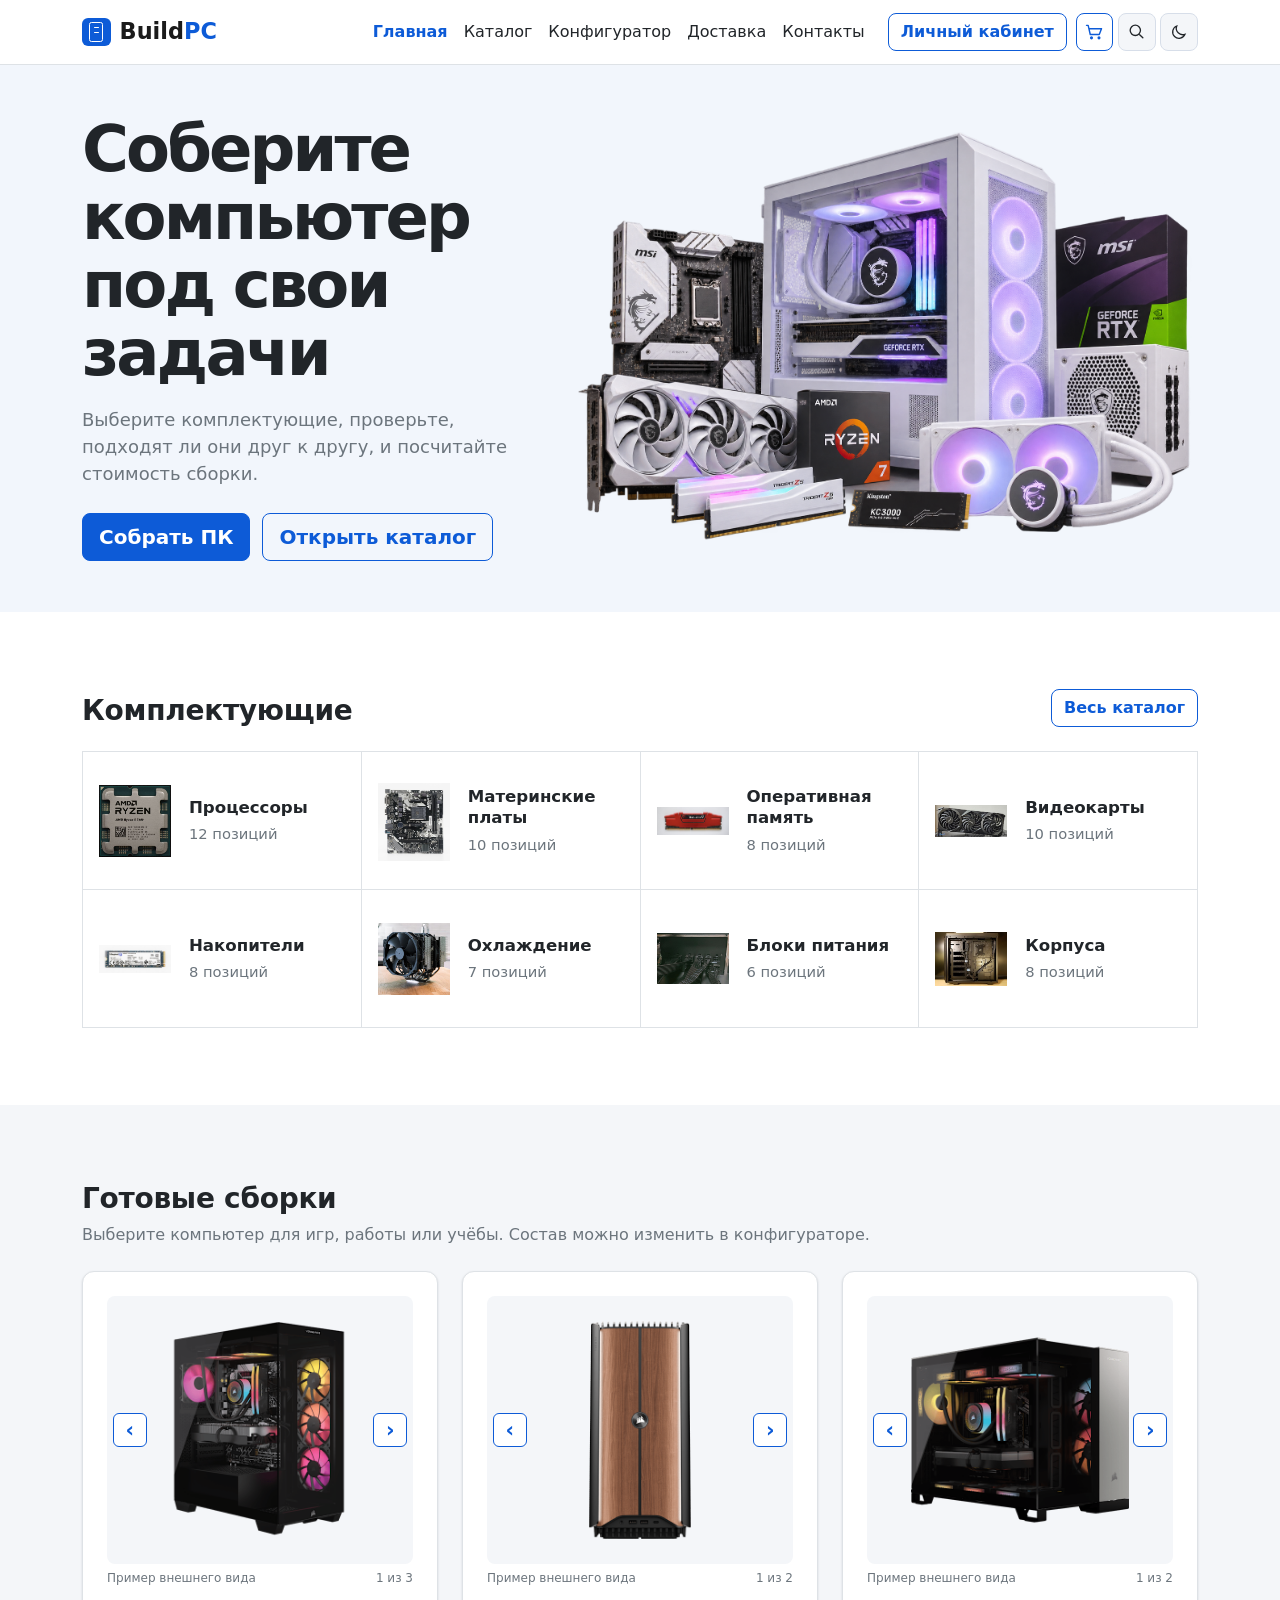
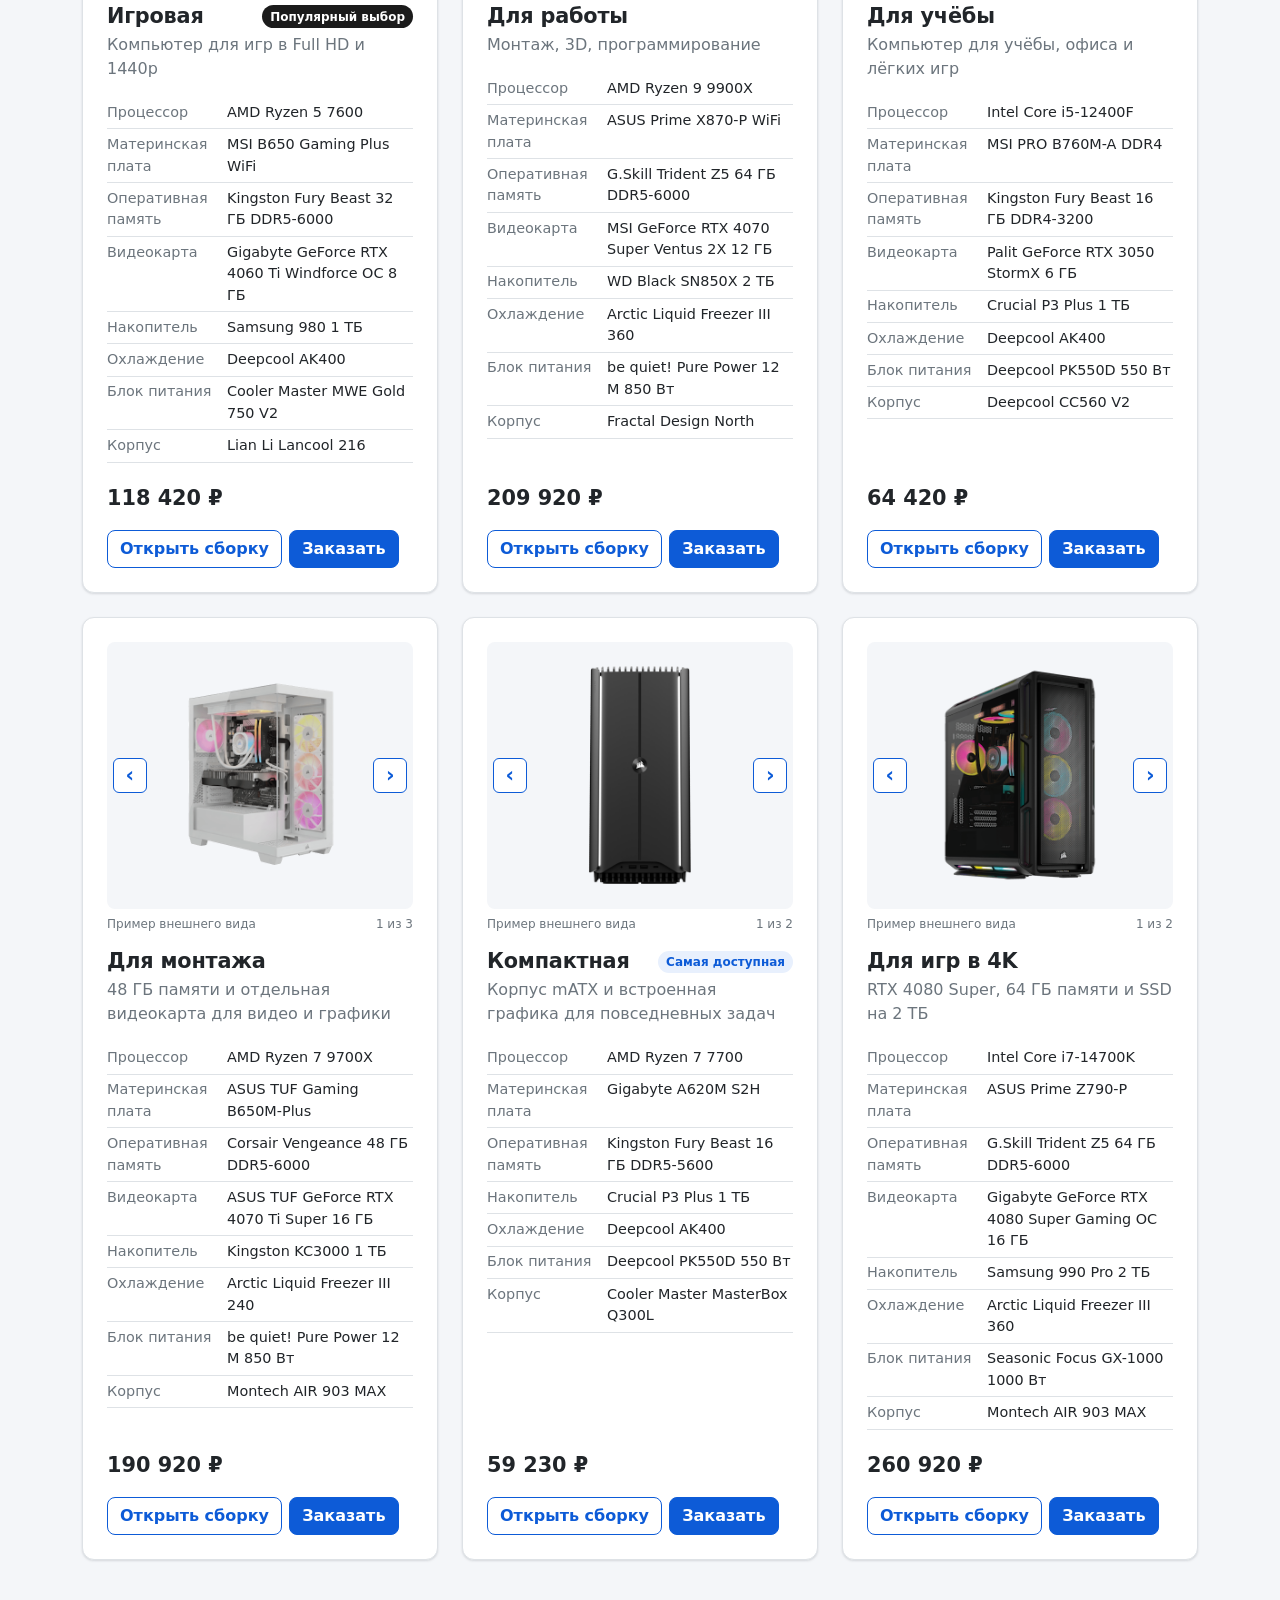
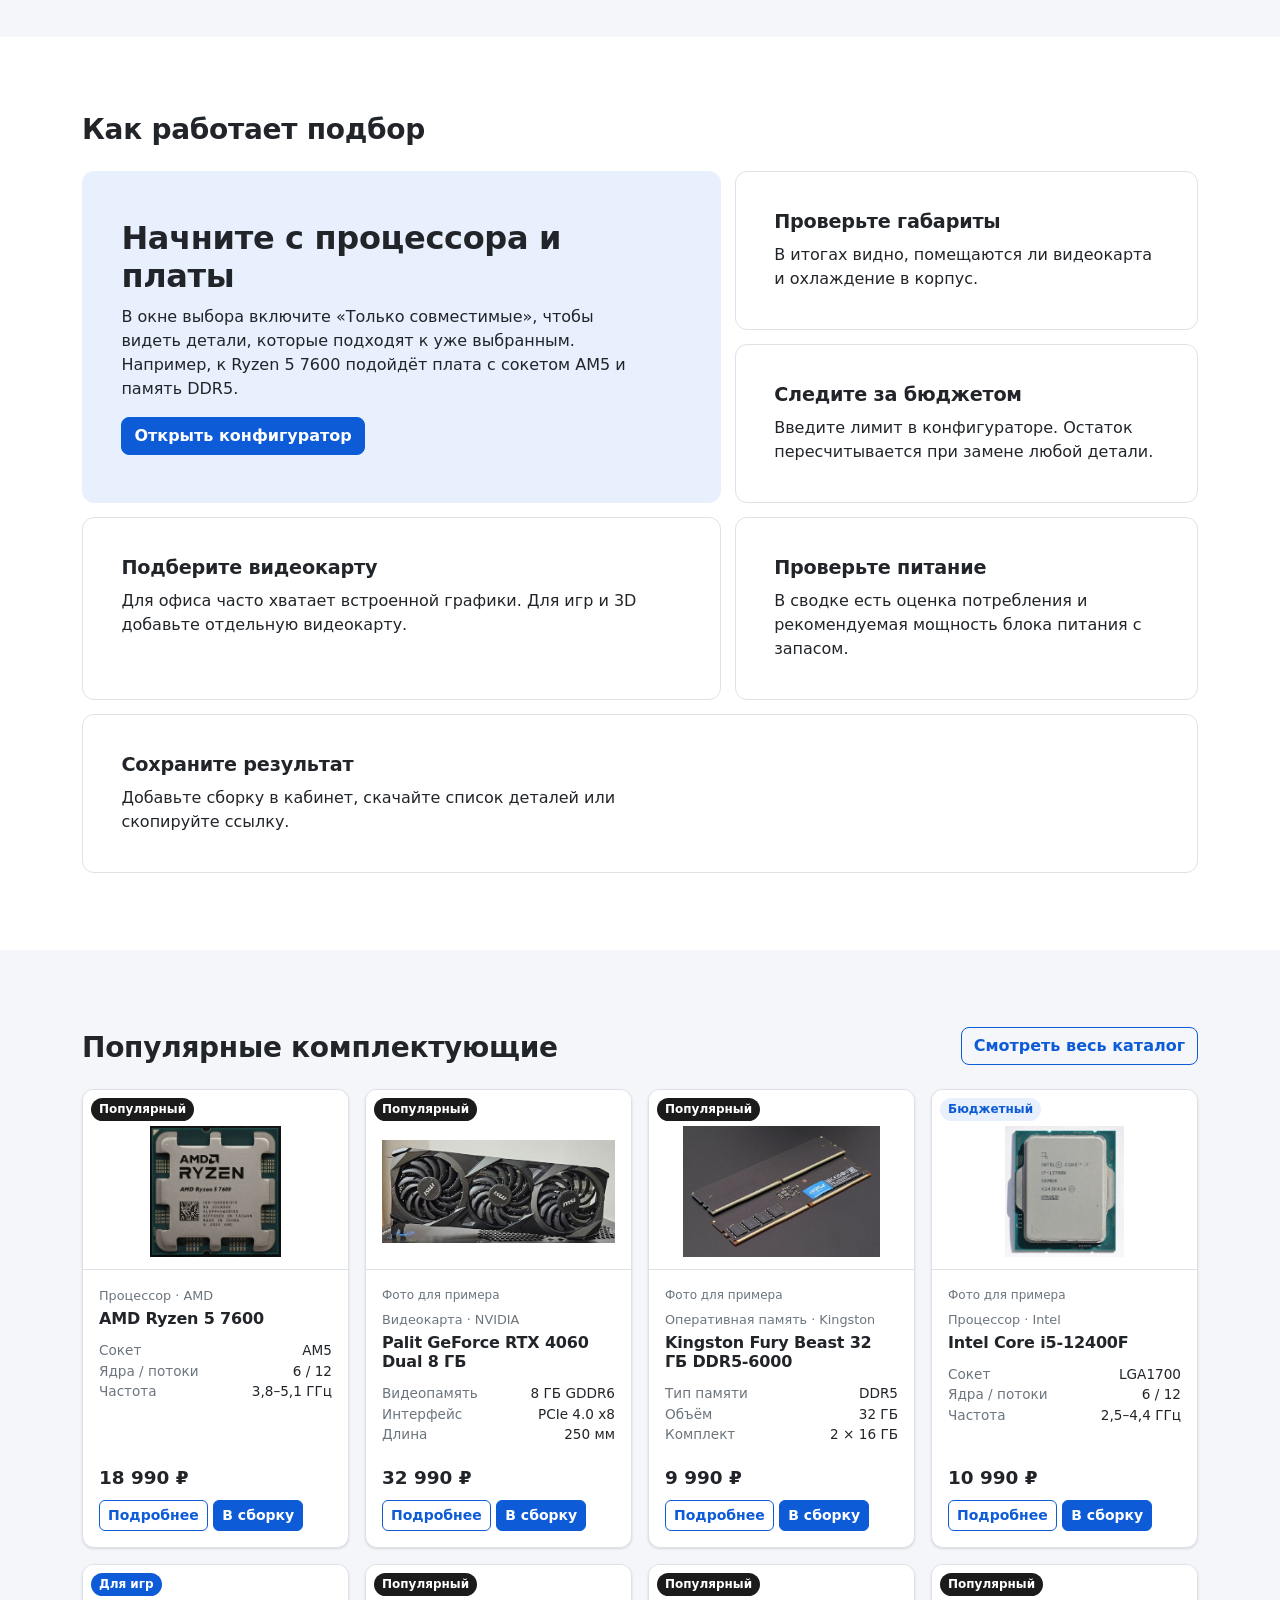
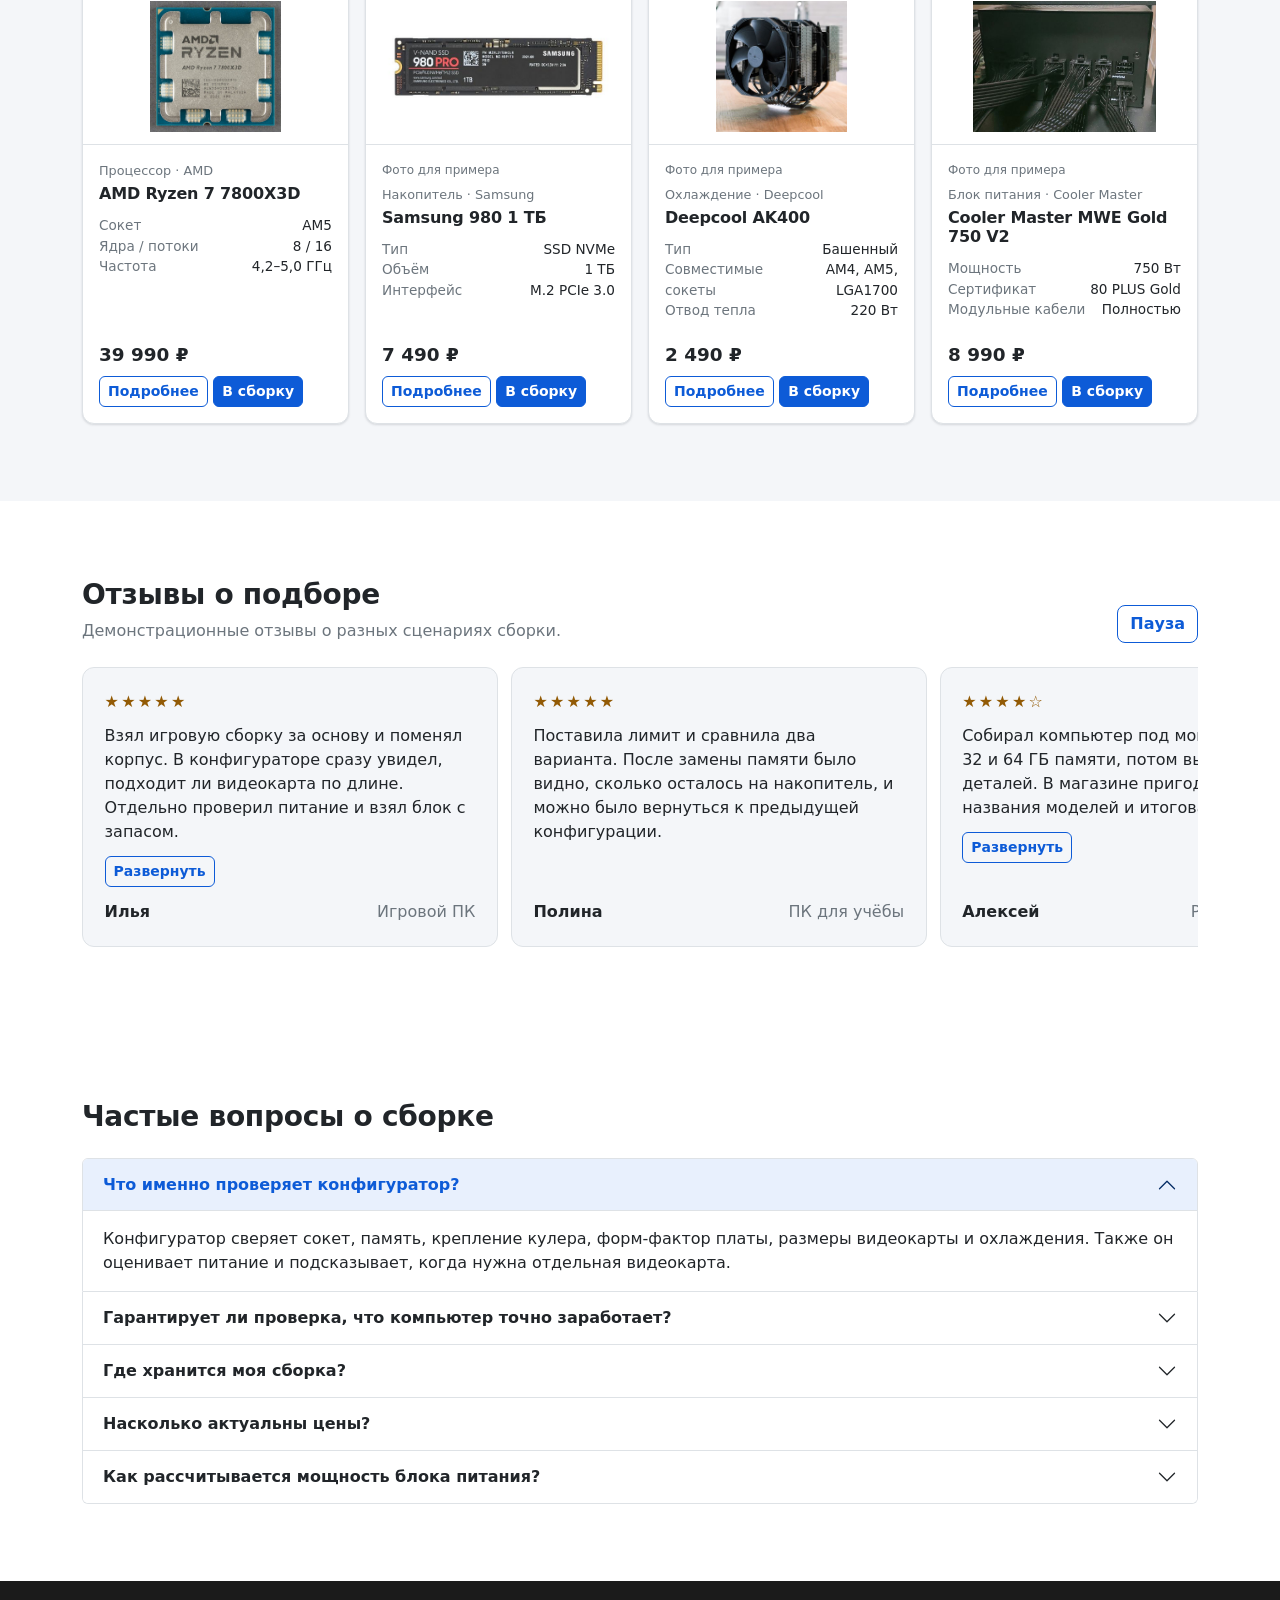
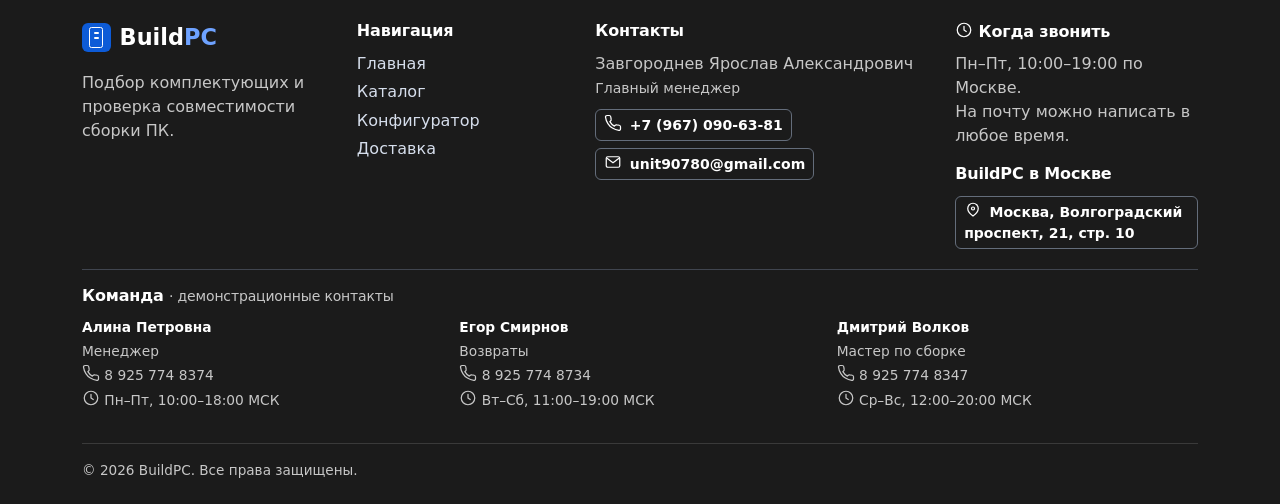
<file: index.html>
<!DOCTYPE html>
<html lang="ru">
<head>
  <meta charset="UTF-8">
  <meta name="theme-color" content="#ffffff">
  <meta name="viewport" content="width=device-width, initial-scale=1">
  <title>BuildPC — конфигуратор для сборки компьютера</title>
  <meta name="description" content="Подберите комплектующие, рассчитайте стоимость и проверьте совместимость сборки ПК.">
  <script src="js/theme.js"></script>
  <link rel="stylesheet" href="vendor/bootstrap/bootstrap.min.css">
  <link rel="stylesheet" href="css/style.css">
</head>
<body>

  <a class="skip-link" href="#main">Перейти к содержанию</a>

  <header class="site-header sticky-top" data-header>
    <nav class="navbar navbar-expand-lg site-header__nav" aria-label="Основное меню">
      <div class="container">
        <a class="navbar-brand site-logo" href="index.html" aria-label="BuildPC — на главную"><span class="site-logo__mark" aria-hidden="true"></span><span>Build<span class="site-logo__accent">PC</span></span></a>
        <button class="navbar-toggler" type="button" data-bs-toggle="collapse" data-bs-target="#mainNav"
          aria-controls="mainNav" aria-expanded="false" aria-label="Открыть меню">
          <span class="navbar-toggler-icon"></span>
        </button>
        <div class="collapse navbar-collapse" id="mainNav">
          <ul class="navbar-nav ms-auto site-nav">
            <li class="nav-item"><a class="nav-link site-nav__link" href="index.html" aria-current="page">Главная</a></li>
            <li class="nav-item"><a class="nav-link site-nav__link" href="catalog.html">Каталог</a></li>
            <li class="nav-item"><a class="nav-link site-nav__link" href="configurator.html">Конфигуратор</a></li>
            <li class="nav-item"><a class="nav-link site-nav__link" href="delivery.html">Доставка</a></li>
            <li class="nav-item"><a class="nav-link site-nav__link" href="contacts.html">Контакты</a></li>
          </ul>
          <a class="btn btn--ghost site-header__account" href="account.html">Личный кабинет</a>
        </div>
        <div class="site-header__tools">
          <a class="btn btn--ghost site-header__build site-header__tool" href="configurator.html" data-build-cart aria-label="Корзина" title="Корзина"><svg class="ui-icon" width="20" height="20" viewBox="0 0 24 24" fill="none" stroke="currentColor" stroke-width="1.7" stroke-linecap="round" stroke-linejoin="round" aria-hidden="true"><path d="M3 4h2l2.5 11h10.8L21 8H7"/><circle cx="9" cy="19" r="1"/><circle cx="18" cy="19" r="1"/></svg></a>
          <button class="btn btn--quiet site-header__tool" type="button" data-site-search aria-label="Поиск по сайту" title="Поиск по сайту"><svg class="ui-icon" width="19" height="19" viewBox="0 0 24 24" fill="none" stroke="currentColor" stroke-width="1.7" stroke-linecap="round" aria-hidden="true"><circle cx="10.5" cy="10.5" r="6.5"/><path d="m16 16 4 4"/></svg></button>
          <button class="btn btn--quiet site-header__tool" type="button" data-theme-toggle aria-label="Включить тёмную тему" title="Переключить тему"><svg class="ui-icon theme-icon--dark" width="18" height="18" viewBox="0 0 24 24" fill="none" stroke="currentColor" stroke-width="1.7" stroke-linecap="round" aria-hidden="true"><path d="M20 15A8.5 8.5 0 0 1 9 4a8.5 8.5 0 1 0 11 11Z"/></svg><svg class="ui-icon theme-icon--light" width="18" height="18" viewBox="0 0 24 24" fill="none" stroke="currentColor" stroke-width="1.7" stroke-linecap="round" aria-hidden="true"><circle cx="12" cy="12" r="4"/><path d="M12 2v2m0 16v2M2 12h2m16 0h2M5 5l1.4 1.4m11.2 11.2L19 19m0-14-1.4 1.4M6.4 17.6 5 19"/></svg></button>
        </div>
      </div>
    </nav>
  </header>

  <main id="main" class="home" tabindex="-1">
    <section class="home-hero" aria-labelledby="heroTitle">
      <div class="container home-hero__grid">
        <div>
          <h1 id="heroTitle">Соберите компьютер под свои задачи</h1>
          <p>Выберите комплектующие, проверьте, подходят ли они друг к другу, и посчитайте стоимость сборки.</p>
          <div class="home-hero__actions">
            <a class="btn btn-lg btn--accent" href="configurator.html">Собрать ПК</a>
            <a class="btn btn-lg btn--ghost" href="catalog.html">Открыть каталог</a>
          </div>
        </div>
        <figure class="home-hero__photo">
          <img class="home-hero__tower" src="img/products/hero-build.png" alt="Белый системный блок с видеокартой, материнской платой и другими комплектующими" width="1536" height="1024" fetchpriority="high">
        </figure>
      </div>
    </section>

    <section class="section" id="categories" aria-labelledby="categoryTitle">
      <div class="container">
        <div class="section__head">
          <h2 class="section__title" id="categoryTitle">Комплектующие</h2>
          <a class="btn btn--ghost" href="catalog.html">Весь каталог</a>
        </div>
        <ul class="home-categories" data-home-categories></ul>
      </div>
    </section>

    <section class="section section--gray" id="builds" aria-labelledby="buildsTitle">
      <div class="container">
        <div class="section__head">
          <div>
            <h2 class="section__title" id="buildsTitle">Готовые сборки</h2>
            <p class="section__lead">Выберите компьютер для игр, работы или учёбы. Состав можно изменить в конфигураторе.</p>
          </div>
        </div>
        <div class="presets" data-presets></div>
      </div>
    </section>

    <section class="section" id="features" aria-labelledby="featuresTitle">
      <div class="container">
        <div class="section__head">
          <h2 class="section__title" id="featuresTitle">Как работает подбор</h2>
        </div>
        <div class="home-guide">
          <article class="home-guide__main">
            <h3>Начните с процессора и платы</h3>
            <p>В окне выбора включите «Только совместимые», чтобы видеть детали, которые подходят к уже выбранным. Например, к Ryzen 5 7600 подойдёт плата с сокетом AM5 и память DDR5.</p>
            <a class="btn btn--accent" href="configurator.html">Открыть конфигуратор</a>
          </article>
          <article>
            <h3>Проверьте габариты</h3>
            <p>В итогах видно, помещаются ли видеокарта и охлаждение в корпус.</p>
          </article>
          <article>
            <h3>Следите за бюджетом</h3>
            <p>Введите лимит в конфигураторе. Остаток пересчитывается при замене любой детали.</p>
          </article>
          <article>
            <h3>Подберите видеокарту</h3>
            <p>Для офиса часто хватает встроенной графики. Для игр и 3D добавьте отдельную видеокарту.</p>
          </article>
          <article>
            <h3>Проверьте питание</h3>
            <p>В сводке есть оценка потребления и рекомендуемая мощность блока питания с запасом.</p>
          </article>
          <article>
            <h3>Сохраните результат</h3>
            <p>Добавьте сборку в кабинет, скачайте список деталей или скопируйте ссылку.</p>
          </article>
        </div>
      </div>
    </section>

    <section class="section section--gray" id="popular" aria-labelledby="popularTitle">
      <div class="container">
        <div class="section__head">
          <h2 class="section__title" id="popularTitle">Популярные комплектующие</h2>
          <a class="btn btn--ghost" href="catalog.html">Смотреть весь каталог</a>
        </div>
        <div class="product-grid product-grid--home" data-popular></div>
      </div>
    </section>

    <section class="section" aria-labelledby="reviewsTitle">
      <div class="container">
        <div class="section__head">
          <div>
            <h2 class="section__title" id="reviewsTitle">Отзывы о подборе</h2>
            <p class="section__lead">Демонстрационные отзывы о разных сценариях сборки.</p>
          </div>
          <button class="btn btn--ghost" type="button" data-review-toggle aria-pressed="false" hidden>Пауза</button>
        </div>
        <div class="review-ticker" data-review-ticker>
          <div class="review-ticker__track">
            <div class="review-ticker__group">
            <figure class="review-card">
              <div class="review-card__stars" aria-label="5 из 5 звёзд"><span aria-hidden="true">★★★★★</span></div>
              <blockquote><p>Взял игровую сборку за основу и поменял корпус. В конфигураторе сразу увидел, подходит ли видеокарта по длине. Отдельно проверил питание и взял блок с запасом.</p></blockquote>
              <p class="review-card__extra" hidden>Больше всего времени ушло на сравнение двух видеокарт. Сохранил обе версии в кабинете и вернулся к ним вечером, когда посмотрел цены в магазине.</p><button class="btn btn-sm btn--ghost" type="button" data-review-more aria-expanded="false">Развернуть</button>
              <figcaption><strong>Илья</strong><span>Игровой ПК</span></figcaption>
            </figure>
            <figure class="review-card">
              <div class="review-card__stars" aria-label="5 из 5 звёзд"><span aria-hidden="true">★★★★★</span></div>
              <blockquote><p>Поставила лимит и сравнила два варианта. После замены памяти было видно, сколько осталось на накопитель, и можно было вернуться к предыдущей конфигурации.</p></blockquote>
              
              <figcaption><strong>Полина</strong><span>ПК для учёбы</span></figcaption>
            </figure>
            <figure class="review-card">
              <div class="review-card__stars" aria-label="4 из 5 звёзд"><span aria-hidden="true">★★★★☆</span></div>
              <blockquote><p>Собирал компьютер под монтаж. Сравнил 32 и 64 ГБ памяти, потом выгрузил список деталей. В магазине пригодились полные названия моделей и итоговая сумма.</p></blockquote>
              <p class="review-card__extra" hidden>По совместимости всё было понятно. Перед покупкой ещё сверил версию BIOS платы и разъёмы под накопители, как указано в подсказке.</p><button class="btn btn-sm btn--ghost" type="button" data-review-more aria-expanded="false">Развернуть</button>
              <figcaption><strong>Алексей</strong><span>Рабочая станция</span></figcaption>
            </figure>
            <figure class="review-card">
              <div class="review-card__stars" aria-label="5 из 5 звёзд"><span aria-hidden="true">★★★★★</span></div>
              <blockquote><p>Выбрала конфигурацию со встроенной графикой и сравнила размеры корпусов. Отдельная видеокарта для моих задач не понадобилась, поэтому в бюджет поместился SSD побольше.</p></blockquote>
              
              <figcaption><strong>Марина</strong><span>Компактный ПК</span></figcaption>
            </figure>
            </div>
          </div>
        </div>
      </div>
    </section>

    <section class="section home-help" id="faq" aria-labelledby="homeHelp">
      <div class="container">
        <div class="section__head"><h2 class="section__title" id="homeHelp">Частые вопросы о сборке</h2></div>
        <div class="accordion faq" id="homeFaq">
          <div class="accordion-item">
            <h3 class="accordion-header">
              <button class="accordion-button faq__question" type="button" data-bs-toggle="collapse" data-bs-target="#homeFaq1" aria-expanded="true" aria-controls="homeFaq1">
                Что именно проверяет конфигуратор?
              </button>
            </h3>
            <div id="homeFaq1" class="accordion-collapse collapse show" data-bs-parent="#homeFaq">
              <div class="accordion-body faq__answer">Конфигуратор сверяет сокет, память, крепление кулера, форм-фактор платы, размеры видеокарты и охлаждения. Также он оценивает питание и подсказывает, когда нужна отдельная видеокарта.</div>
            </div>
          </div>
          <div class="accordion-item">
            <h3 class="accordion-header">
              <button class="accordion-button collapsed faq__question" type="button" data-bs-toggle="collapse" data-bs-target="#homeFaq2" aria-expanded="false" aria-controls="homeFaq2">
                Гарантирует ли проверка, что компьютер точно заработает?
              </button>
            </h3>
            <div id="homeFaq2" class="accordion-collapse collapse" data-bs-parent="#homeFaq">
              <div class="accordion-body faq__answer">Проверка охватывает параметры из каталога. Поддержку конкретной версии BIOS, зазоры при установке радиатора и разъёмы питания сверяйте с документацией производителя.</div>
            </div>
          </div>
          <div class="accordion-item">
            <h3 class="accordion-header">
              <button class="accordion-button collapsed faq__question" type="button" data-bs-toggle="collapse" data-bs-target="#homeFaq3" aria-expanded="false" aria-controls="homeFaq3">
                Где хранится моя сборка?
              </button>
            </h3>
            <div id="homeFaq3" class="accordion-collapse collapse" data-bs-parent="#homeFaq">
              <div class="accordion-body faq__answer">Сборка сохраняется в браузере. Для переноса на другое устройство скопируйте ссылку на сборку. Список комплектующих можно также скачать текстовым файлом.</div>
            </div>
          </div>
          <div class="accordion-item">
            <h3 class="accordion-header">
              <button class="accordion-button collapsed faq__question" type="button" data-bs-toggle="collapse" data-bs-target="#homeFaq4" aria-expanded="false" aria-controls="homeFaq4">
                Насколько актуальны цены?
              </button>
            </h3>
            <div id="homeFaq4" class="accordion-collapse collapse" data-bs-parent="#homeFaq">
              <div class="accordion-body faq__answer">Цены ориентировочные и нужны для оценки бюджета. Точную стоимость уточняйте в магазине.</div>
            </div>
          </div>
          <div class="accordion-item">
            <h3 class="accordion-header">
              <button class="accordion-button collapsed faq__question" type="button" data-bs-toggle="collapse" data-bs-target="#homeFaq5" aria-expanded="false" aria-controls="homeFaq5">
                Как рассчитывается мощность блока питания?
              </button>
            </h3>
            <div id="homeFaq5" class="accordion-collapse collapse" data-bs-parent="#homeFaq">
              <div class="accordion-body faq__answer">Складываем потребление процессора и видеокарты, добавляем около 100 Вт на остальные компоненты и закладываем запас 30%. Результат округляем до 50 Вт вверх.</div>
            </div>
          </div>
        </div>
      </div>
    </section>
    <noscript><p class="container py-3">Для каталога, конфигуратора и формы обратной связи включите JavaScript.</p></noscript>
  </main>

  <footer class="site-footer">
    <div class="container">
      <div class="site-footer__grid">
        <div>
          <a class="site-logo" href="index.html">
            <span class="site-logo__mark" aria-hidden="true"></span>
            <span>Build<span class="site-logo__accent">PC</span></span>
          </a>
          <p class="site-footer__about">Подбор комплектующих и проверка совместимости сборки ПК.</p>
        </div>
        <nav aria-label="Навигация в подвале">
          <h2 class="site-footer__title">Навигация</h2>
          <ul class="site-footer__nav">
            <li><a href="index.html">Главная</a></li>
            <li><a href="catalog.html">Каталог</a></li>
            <li><a href="configurator.html">Конфигуратор</a></li>
            <li><a href="delivery.html">Доставка</a></li>
          </ul>
        </nav>
        <div>
          <h2 class="site-footer__title">Контакты</h2>
          <address class="site-footer__contacts">
            <span>Завгороднев Ярослав Александрович<br><small>Главный менеджер</small></span>
            <div class="site-footer__actions">
              <a class="btn btn-sm btn--footer" href="tel:+79670906381"><svg class="ui-icon" width="18" height="18" viewBox="0 0 24 24" fill="none" stroke="currentColor" stroke-width="1.65" stroke-linecap="round" stroke-linejoin="round" aria-hidden="true"><path d="M22 16.9v3a2 2 0 0 1-2.2 2 19.8 19.8 0 0 1-8.6-3.1 19.5 19.5 0 0 1-6-6A19.8 19.8 0 0 1 2 4.2 2 2 0 0 1 4 2h3a2 2 0 0 1 2 1.7l.5 3.2a2 2 0 0 1-.5 2.1l-1.2 1.2a16 16 0 0 0 6 6l1.2-1.2a2 2 0 0 1 2.1-.5l3.2.5a2 2 0 0 1 1.7 1.9Z"/></svg> +7 (967) 090-63-81</a>
              <a class="btn btn-sm btn--footer" href="mailto:unit90780@gmail.com"><svg class="ui-icon" width="18" height="18" viewBox="0 0 24 24" fill="none" stroke="currentColor" stroke-width="1.65" stroke-linecap="round" stroke-linejoin="round" aria-hidden="true"><rect x="3" y="5" width="18" height="14" rx="2"/><path d="m4 7 8 6 8-6"/></svg> unit90780@gmail.com</a>
            </div>
          </address>
        </div>
        <div>
          <h2 class="site-footer__title"><svg class="ui-icon" width="18" height="18" viewBox="0 0 24 24" fill="none" stroke="currentColor" stroke-width="1.65" stroke-linecap="round" stroke-linejoin="round" aria-hidden="true"><circle cx="12" cy="12" r="9"/><path d="M12 7v5l3 2"/></svg> Когда звонить</h2>
          <p class="mb-0">Пн–Пт, 10:00–19:00 по Москве.<br>На почту можно написать в любое время.</p>
          <h2 class="site-footer__title mt-3">BuildPC в Москве</h2>
          <a class="btn btn-sm btn--footer site-footer__map" href="https://yandex.ru/maps/?text=%D0%9C%D0%BE%D1%81%D0%BA%D0%B2%D0%B0%2C%20%D0%92%D0%BE%D0%BB%D0%B3%D0%BE%D0%B3%D1%80%D0%B0%D0%B4%D1%81%D0%BA%D0%B8%D0%B9%20%D0%BF%D1%80%D0%BE%D1%81%D0%BF%D0%B5%D0%BA%D1%82%2C%2021%2C%20%D1%81%D1%82%D1%80.%2010" target="_blank" rel="noopener">
            <svg class="ui-icon" width="18" height="18" viewBox="0 0 24 24" fill="none" stroke="currentColor" stroke-width="1.65" stroke-linecap="round" stroke-linejoin="round" aria-hidden="true"><path d="M19 10c0 5-7 10-7 10s-7-5-7-10a7 7 0 1 1 14 0Z"/><circle cx="12" cy="10" r="2"/></svg> Москва, Волгоградский проспект, 21, стр. 10
          </a>
        </div>
      </div>
      <section class="site-footer__team" aria-labelledby="footerTeam">
        <h2 class="site-footer__title" id="footerTeam">Команда <small>· демонстрационные контакты</small></h2>
        <ul>
          <li><strong>Алина Петровна</strong><span>Менеджер</span><span><svg class="ui-icon" width="18" height="18" viewBox="0 0 24 24" fill="none" stroke="currentColor" stroke-width="1.65" stroke-linecap="round" stroke-linejoin="round" aria-hidden="true"><path d="M22 16.9v3a2 2 0 0 1-2.2 2 19.8 19.8 0 0 1-8.6-3.1 19.5 19.5 0 0 1-6-6A19.8 19.8 0 0 1 2 4.2 2 2 0 0 1 4 2h3a2 2 0 0 1 2 1.7l.5 3.2a2 2 0 0 1-.5 2.1l-1.2 1.2a16 16 0 0 0 6 6l1.2-1.2a2 2 0 0 1 2.1-.5l3.2.5a2 2 0 0 1 1.7 1.9Z"/></svg> 8 925 774 8374</span><span><svg class="ui-icon" width="18" height="18" viewBox="0 0 24 24" fill="none" stroke="currentColor" stroke-width="1.65" stroke-linecap="round" stroke-linejoin="round" aria-hidden="true"><circle cx="12" cy="12" r="9"/><path d="M12 7v5l3 2"/></svg> Пн–Пт, 10:00–18:00 МСК</span></li>
          <li><strong>Егор Смирнов</strong><span>Возвраты</span><span><svg class="ui-icon" width="18" height="18" viewBox="0 0 24 24" fill="none" stroke="currentColor" stroke-width="1.65" stroke-linecap="round" stroke-linejoin="round" aria-hidden="true"><path d="M22 16.9v3a2 2 0 0 1-2.2 2 19.8 19.8 0 0 1-8.6-3.1 19.5 19.5 0 0 1-6-6A19.8 19.8 0 0 1 2 4.2 2 2 0 0 1 4 2h3a2 2 0 0 1 2 1.7l.5 3.2a2 2 0 0 1-.5 2.1l-1.2 1.2a16 16 0 0 0 6 6l1.2-1.2a2 2 0 0 1 2.1-.5l3.2.5a2 2 0 0 1 1.7 1.9Z"/></svg> 8 925 774 8734</span><span><svg class="ui-icon" width="18" height="18" viewBox="0 0 24 24" fill="none" stroke="currentColor" stroke-width="1.65" stroke-linecap="round" stroke-linejoin="round" aria-hidden="true"><circle cx="12" cy="12" r="9"/><path d="M12 7v5l3 2"/></svg> Вт–Сб, 11:00–19:00 МСК</span></li>
          <li><strong>Дмитрий Волков</strong><span>Мастер по сборке</span><span><svg class="ui-icon" width="18" height="18" viewBox="0 0 24 24" fill="none" stroke="currentColor" stroke-width="1.65" stroke-linecap="round" stroke-linejoin="round" aria-hidden="true"><path d="M22 16.9v3a2 2 0 0 1-2.2 2 19.8 19.8 0 0 1-8.6-3.1 19.5 19.5 0 0 1-6-6A19.8 19.8 0 0 1 2 4.2 2 2 0 0 1 4 2h3a2 2 0 0 1 2 1.7l.5 3.2a2 2 0 0 1-.5 2.1l-1.2 1.2a16 16 0 0 0 6 6l1.2-1.2a2 2 0 0 1 2.1-.5l3.2.5a2 2 0 0 1 1.7 1.9Z"/></svg> 8 925 774 8347</span><span><svg class="ui-icon" width="18" height="18" viewBox="0 0 24 24" fill="none" stroke="currentColor" stroke-width="1.65" stroke-linecap="round" stroke-linejoin="round" aria-hidden="true"><circle cx="12" cy="12" r="9"/><path d="M12 7v5l3 2"/></svg> Ср–Вс, 12:00–20:00 МСК</span></li>
        </ul>
      </section>
      <div class="site-footer__bottom">
        <span>© 2026 BuildPC. Все права защищены.</span>
      </div>
    </div>
  </footer>

  <script src="vendor/bootstrap/bootstrap.bundle.min.js"></script>
  <script src="js/data.js"></script>
  <script src="js/compat.js"></script>
  <script src="js/common.js"></script>
  <script src="js/site-search.js"></script>
  <script src="js/home.js"></script>
</body>
</html>
</file>
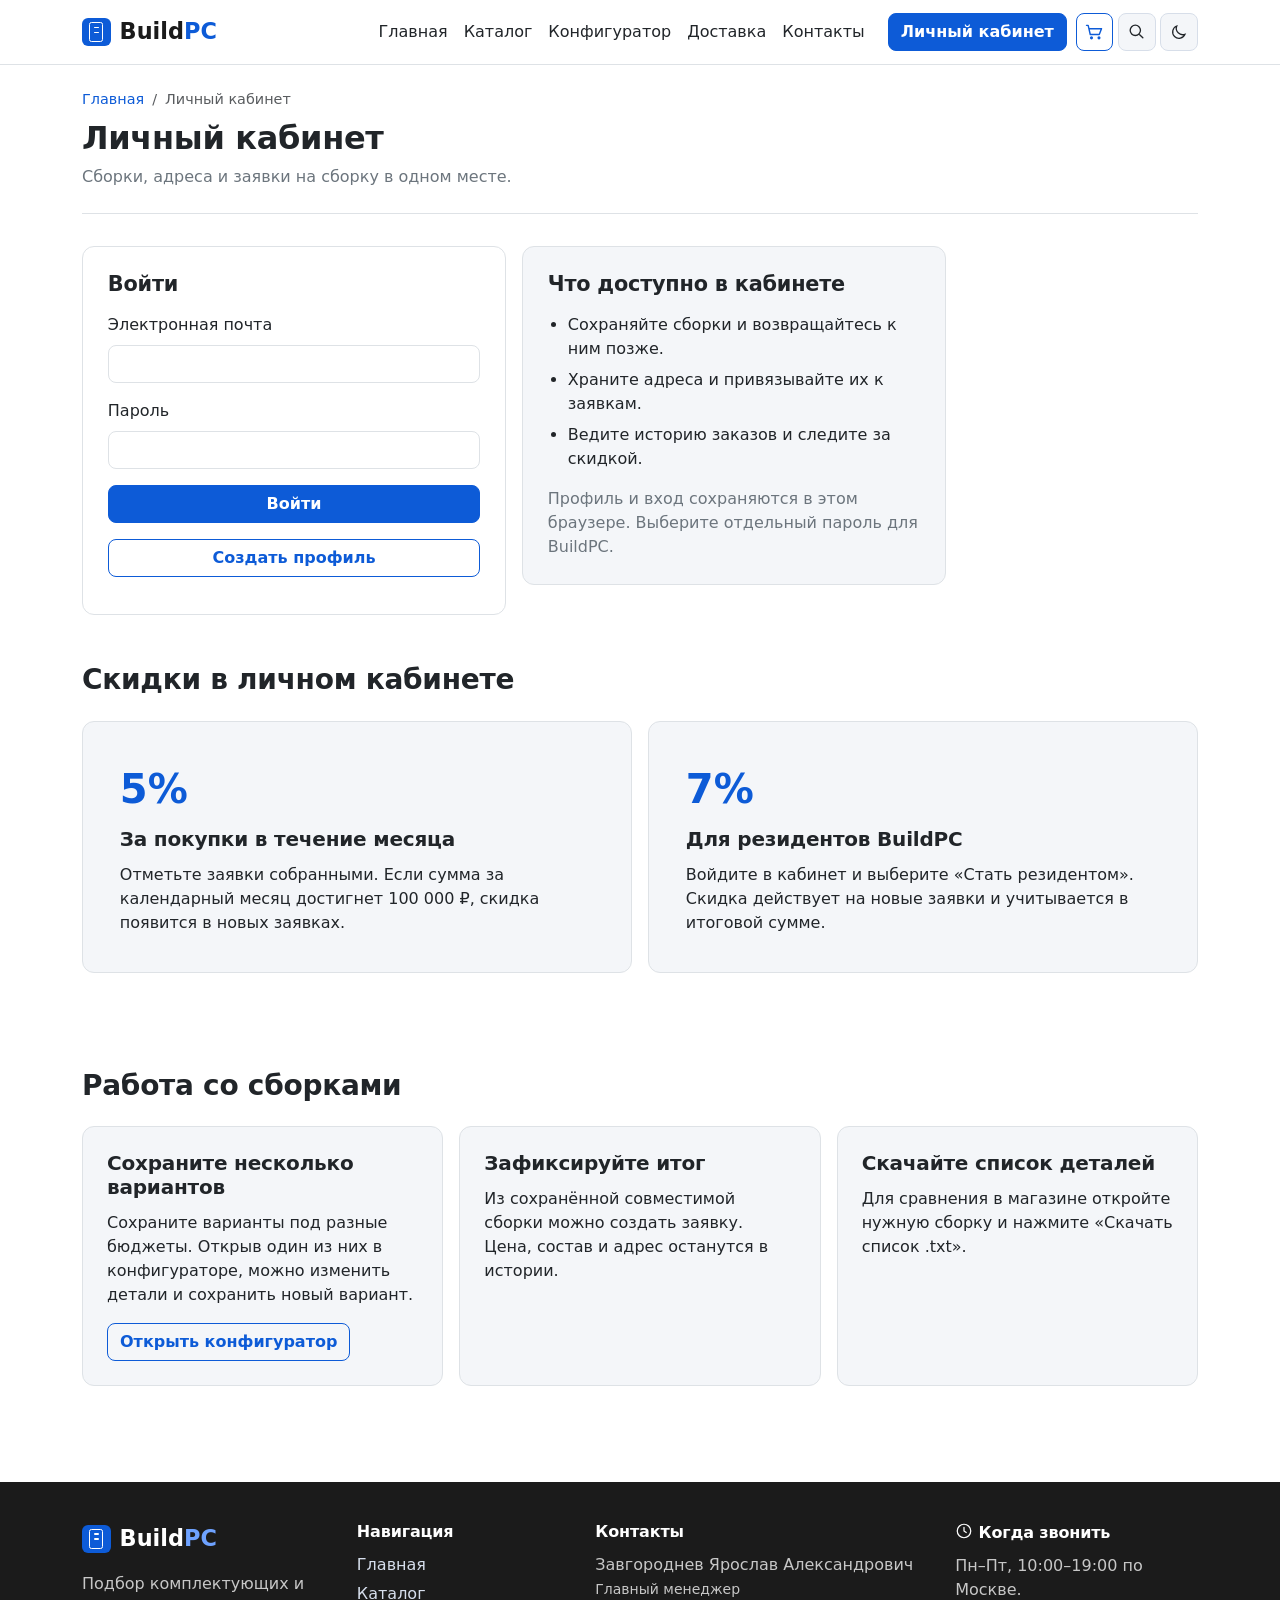
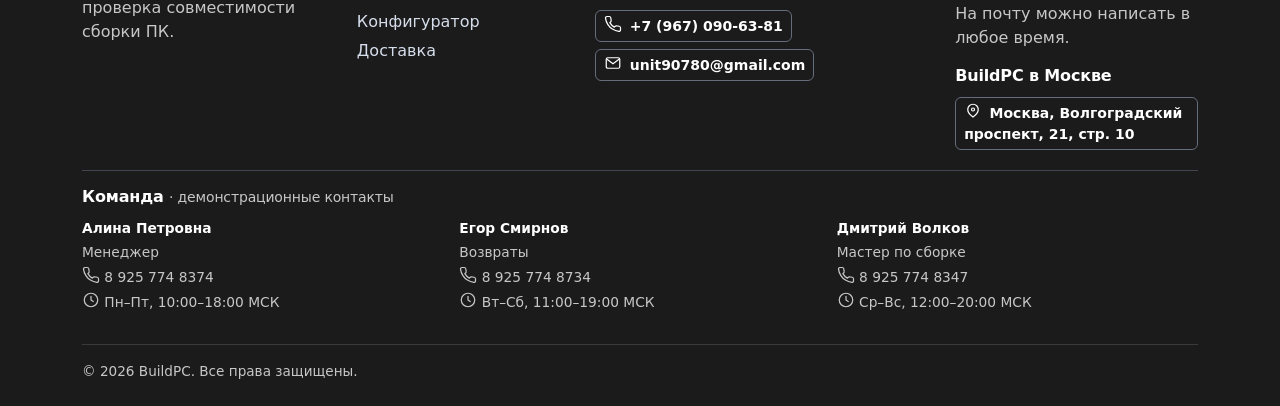
<file: account.html>
<!DOCTYPE html>
<html lang="ru">
<head>
  <meta charset="UTF-8">
  <meta name="theme-color" content="#ffffff">
  <meta name="viewport" content="width=device-width, initial-scale=1">
  <title>Личный кабинет — BuildPC</title>
  <meta name="description" content="Сохранённые сборки, адреса и история заказов BuildPC.">
  <script src="js/theme.js"></script>
  <link rel="stylesheet" href="vendor/bootstrap/bootstrap.min.css">
  <link rel="stylesheet" href="css/style.css">
</head>
<body>

  <a class="skip-link" href="#main">Перейти к содержанию</a>

  <header class="site-header sticky-top" data-header>
    <nav class="navbar navbar-expand-lg site-header__nav" aria-label="Основное меню">
      <div class="container">
        <a class="navbar-brand site-logo" href="index.html" aria-label="BuildPC — на главную"><span class="site-logo__mark" aria-hidden="true"></span><span>Build<span class="site-logo__accent">PC</span></span></a>
        <button class="navbar-toggler" type="button" data-bs-toggle="collapse" data-bs-target="#mainNav"
          aria-controls="mainNav" aria-expanded="false" aria-label="Открыть меню">
          <span class="navbar-toggler-icon"></span>
        </button>
        <div class="collapse navbar-collapse" id="mainNav">
          <ul class="navbar-nav ms-auto site-nav">
            <li class="nav-item"><a class="nav-link site-nav__link" href="index.html">Главная</a></li>
            <li class="nav-item"><a class="nav-link site-nav__link" href="catalog.html">Каталог</a></li>
            <li class="nav-item"><a class="nav-link site-nav__link" href="configurator.html">Конфигуратор</a></li>
            <li class="nav-item"><a class="nav-link site-nav__link" href="delivery.html">Доставка</a></li>
            <li class="nav-item"><a class="nav-link site-nav__link" href="contacts.html">Контакты</a></li>
          </ul>
          <a class="btn btn--ghost site-header__account" href="account.html" aria-current="page">Личный кабинет</a>
        </div>
        <div class="site-header__tools">
          <a class="btn btn--ghost site-header__build site-header__tool" href="configurator.html" data-build-cart aria-label="Корзина" title="Корзина"><svg class="ui-icon" width="20" height="20" viewBox="0 0 24 24" fill="none" stroke="currentColor" stroke-width="1.7" stroke-linecap="round" stroke-linejoin="round" aria-hidden="true"><path d="M3 4h2l2.5 11h10.8L21 8H7"/><circle cx="9" cy="19" r="1"/><circle cx="18" cy="19" r="1"/></svg></a>
          <button class="btn btn--quiet site-header__tool" type="button" data-site-search aria-label="Поиск по сайту" title="Поиск по сайту"><svg class="ui-icon" width="19" height="19" viewBox="0 0 24 24" fill="none" stroke="currentColor" stroke-width="1.7" stroke-linecap="round" aria-hidden="true"><circle cx="10.5" cy="10.5" r="6.5"/><path d="m16 16 4 4"/></svg></button>
          <button class="btn btn--quiet site-header__tool" type="button" data-theme-toggle aria-label="Включить тёмную тему" title="Переключить тему"><svg class="ui-icon theme-icon--dark" width="18" height="18" viewBox="0 0 24 24" fill="none" stroke="currentColor" stroke-width="1.7" stroke-linecap="round" aria-hidden="true"><path d="M20 15A8.5 8.5 0 0 1 9 4a8.5 8.5 0 1 0 11 11Z"/></svg><svg class="ui-icon theme-icon--light" width="18" height="18" viewBox="0 0 24 24" fill="none" stroke="currentColor" stroke-width="1.7" stroke-linecap="round" aria-hidden="true"><circle cx="12" cy="12" r="4"/><path d="M12 2v2m0 16v2M2 12h2m16 0h2M5 5l1.4 1.4m11.2 11.2L19 19m0-14-1.4 1.4M6.4 17.6 5 19"/></svg></button>
        </div>
      </div>
    </nav>
  </header>

  <main id="main" tabindex="-1">
    <div class="container">
      <header class="page-head">
        <nav class="breadcrumbs" aria-label="Хлебные крошки">
          <ol class="breadcrumb mb-0">
            <li class="breadcrumb-item"><a href="index.html">Главная</a></li>
            <li class="breadcrumb-item active" aria-current="page">Личный кабинет</li>
          </ol>
        </nav>
        <h1 class="page-head__title">Личный кабинет</h1>
        <p class="page-head__lead">Сборки, адреса и заявки на сборку в одном месте.</p>
      </header>

      <div class="account-auth" data-auth>
        <section class="account-panel" aria-labelledby="authTitle">
          <h2 id="authTitle">Войти</h2>
          <form class="d-grid gap-3" method="post" data-auth-form>
            <div data-register-field hidden>
              <label class="form-label" for="accountName">Имя</label>
              <input class="form-control" id="accountName" name="name" autocomplete="name" minlength="2" maxlength="60">
            </div>
            <div>
              <label class="form-label" for="accountEmail">Электронная почта</label>
              <input class="form-control" id="accountEmail" name="email" type="email" autocomplete="username" required maxlength="120">
            </div>
            <div>
              <label class="form-label" for="accountPassword">Пароль</label>
              <input class="form-control" id="accountPassword" name="password" type="password" autocomplete="current-password" required minlength="8" maxlength="128">
            </div>
            <div data-password-confirm-field hidden>
              <label class="form-label" for="accountPasswordConfirm">Повторите пароль</label>
              <input class="form-control" id="accountPasswordConfirm" name="passwordConfirm" type="password"
                autocomplete="new-password" minlength="8" maxlength="128" disabled>
            </div>
            <button class="btn btn--accent" type="submit" data-auth-submit>Войти</button>
            <button class="btn btn--ghost" type="button" data-auth-toggle>Создать профиль</button>
          </form>
          <p class="account-message" role="status" data-auth-message></p>
        </section>
        <div class="account-intro">
          <h2>Что доступно в кабинете</h2>
          <ul class="contact-notes">
            <li>Сохраняйте сборки и возвращайтесь к ним позже.</li>
            <li>Храните адреса и привязывайте их к заявкам.</li>
            <li>Ведите историю заказов и следите за скидкой.</li>
          </ul>
          <p>Профиль и вход сохраняются в этом браузере. Выберите отдельный пароль для BuildPC.</p>
        </div>
      </div>

      <div class="account-dashboard" data-dashboard hidden>
        <div class="account-profile">
          <div>
            <h2 data-profile-name></h2>
            <p data-profile-email></p>
          </div>
          <button type="button" class="btn btn--ghost" data-logout>Выйти</button>
        </div>

        <p class="account-message" role="status" data-account-message></p>
        <div class="account-grid">
          <section class="account-panel" id="saved-builds" aria-labelledby="savedTitle">
            <h2 id="savedTitle">Мои сборки</h2>
            <p data-current-build></p>
            <form class="account-inline-form" data-build-form>
              <div>
                <label class="form-label" for="savedName">Название сборки</label>
                <input class="form-control" id="savedName" name="name" required maxlength="80" placeholder="Например, ПК для работы">
              </div>
              <button type="submit" class="btn btn--accent">Сохранить текущую</button>
            </form>
            <a class="btn btn--ghost" href="configurator.html">Перейти в конфигуратор</a>
            <div class="account-list" data-build-list></div>
          </section>

          <section class="account-panel" id="loyalty" aria-labelledby="loyaltyTitle">
            <h2 id="loyaltyTitle">Программа лояльности</h2>
            <p class="account-points"><strong data-loyalty-rate>0%</strong> скидка на новую сборку</p>
            <p data-loyalty-level></p>
            <p>Заказы со статусом «Собран» за этот месяц: <strong data-loyalty-total>0 ₽</strong>.</p>
            <ul class="contact-notes">
              <li>5% при сумме от 100 000 ₽ за календарный месяц.</li>
              <li>7% для резидентов сразу после вступления.</li>
            </ul>
            <p>Применяется большая скидка. Итог со скидкой отображается в заявке.</p>
            <button class="btn btn--accent" type="button" data-resident>Стать резидентом</button>
          </section>

          <section class="account-panel" id="orders" aria-labelledby="ordersTitle">
            <h2 id="ordersTitle">История заказов</h2>
            <p>Заявки фиксируют выбранные комплектующие и бюджет для самостоятельной сборки. Оплата и доставка через сайт не оформляются.</p>
            <div class="account-list" data-order-list></div>
          </section>

          <section class="account-panel" id="addresses" aria-labelledby="addressesTitle">
            <h2 id="addressesTitle">Сохранённые адреса</h2>
            <form class="d-grid gap-3" data-address-form>
              <div>
                <label class="form-label" for="addressLabel">Название</label>
                <input class="form-control" id="addressLabel" name="label" required maxlength="40" placeholder="Например, Дом">
              </div>
              <div>
                <label class="form-label" for="addressText">Адрес</label>
                <input class="form-control" id="addressText" name="address" required minlength="6" maxlength="240" placeholder="Город, улица, дом, квартира">
              </div>
              <div class="d-flex flex-wrap gap-2">
                <button type="submit" class="btn btn--accent">Сохранить адрес</button>
                <button type="button" class="btn btn--ghost" data-address-cancel hidden>Отменить изменение</button>
              </div>
            </form>
            <div class="account-list" data-address-list></div>
          </section>
        </div>
      </div>

      <section class="section account-benefits" data-account-benefits aria-labelledby="accountBenefits">
        <div class="section__head"><h2 class="section__title" id="accountBenefits">Скидки в личном кабинете</h2></div>
        <div class="account-benefits__grid">
          <article class="contact-card">
            <strong>5%</strong>
            <h3 class="contact-card__title">За покупки в течение месяца</h3>
            <p>Отметьте заявки собранными. Если сумма за календарный месяц достигнет 100 000 ₽, скидка появится в новых заявках.</p>
          </article>
          <article class="contact-card">
            <strong>7%</strong>
            <h3 class="contact-card__title">Для резидентов BuildPC</h3>
            <p>Войдите в кабинет и выберите «Стать резидентом». Скидка действует на новые заявки и учитывается в итоговой сумме.</p>
          </article>
        </div>
      </section>

      <section class="section internal-guide" aria-labelledby="accountGuide">
        <div class="section__head"><h2 class="section__title" id="accountGuide">Работа со сборками</h2></div>
        <div class="support-topics">
          <article class="contact-card">
            <h3 class="contact-card__title">Сохраните несколько вариантов</h3>
            <p>Сохраните варианты под разные бюджеты. Открыв один из них в конфигураторе, можно изменить детали и сохранить новый вариант.</p>
            <a class="btn btn--ghost" href="configurator.html">Открыть конфигуратор</a>
          </article>
          <article class="contact-card">
            <h3 class="contact-card__title">Зафиксируйте итог</h3>
            <p>Из сохранённой совместимой сборки можно создать заявку. Цена, состав и адрес останутся в истории.</p>
          </article>
          <article class="contact-card">
            <h3 class="contact-card__title">Скачайте список деталей</h3>
            <p>Для сравнения в магазине откройте нужную сборку и нажмите «Скачать список .txt».</p>
          </article>
        </div>
      </section>
    </div>
    <noscript><p class="container py-3">Для входа в кабинет включите JavaScript.</p></noscript>
  </main>

  <footer class="site-footer">
    <div class="container">
      <div class="site-footer__grid">
        <div>
          <a class="site-logo" href="index.html">
            <span class="site-logo__mark" aria-hidden="true"></span>
            <span>Build<span class="site-logo__accent">PC</span></span>
          </a>
          <p class="site-footer__about">Подбор комплектующих и проверка совместимости сборки ПК.</p>
        </div>
        <nav aria-label="Навигация в подвале">
          <h2 class="site-footer__title">Навигация</h2>
          <ul class="site-footer__nav">
            <li><a href="index.html">Главная</a></li>
            <li><a href="catalog.html">Каталог</a></li>
            <li><a href="configurator.html">Конфигуратор</a></li>
            <li><a href="delivery.html">Доставка</a></li>
          </ul>
        </nav>
        <div>
          <h2 class="site-footer__title">Контакты</h2>
          <address class="site-footer__contacts">
            <span>Завгороднев Ярослав Александрович<br><small>Главный менеджер</small></span>
            <div class="site-footer__actions">
              <a class="btn btn-sm btn--footer" href="tel:+79670906381"><svg class="ui-icon" width="18" height="18" viewBox="0 0 24 24" fill="none" stroke="currentColor" stroke-width="1.65" stroke-linecap="round" stroke-linejoin="round" aria-hidden="true"><path d="M22 16.9v3a2 2 0 0 1-2.2 2 19.8 19.8 0 0 1-8.6-3.1 19.5 19.5 0 0 1-6-6A19.8 19.8 0 0 1 2 4.2 2 2 0 0 1 4 2h3a2 2 0 0 1 2 1.7l.5 3.2a2 2 0 0 1-.5 2.1l-1.2 1.2a16 16 0 0 0 6 6l1.2-1.2a2 2 0 0 1 2.1-.5l3.2.5a2 2 0 0 1 1.7 1.9Z"/></svg> +7 (967) 090-63-81</a>
              <a class="btn btn-sm btn--footer" href="mailto:unit90780@gmail.com"><svg class="ui-icon" width="18" height="18" viewBox="0 0 24 24" fill="none" stroke="currentColor" stroke-width="1.65" stroke-linecap="round" stroke-linejoin="round" aria-hidden="true"><rect x="3" y="5" width="18" height="14" rx="2"/><path d="m4 7 8 6 8-6"/></svg> unit90780@gmail.com</a>
            </div>
          </address>
        </div>
        <div>
          <h2 class="site-footer__title"><svg class="ui-icon" width="18" height="18" viewBox="0 0 24 24" fill="none" stroke="currentColor" stroke-width="1.65" stroke-linecap="round" stroke-linejoin="round" aria-hidden="true"><circle cx="12" cy="12" r="9"/><path d="M12 7v5l3 2"/></svg> Когда звонить</h2>
          <p class="mb-0">Пн–Пт, 10:00–19:00 по Москве.<br>На почту можно написать в любое время.</p>
          <h2 class="site-footer__title mt-3">BuildPC в Москве</h2>
          <a class="btn btn-sm btn--footer site-footer__map" href="https://yandex.ru/maps/?text=%D0%9C%D0%BE%D1%81%D0%BA%D0%B2%D0%B0%2C%20%D0%92%D0%BE%D0%BB%D0%B3%D0%BE%D0%B3%D1%80%D0%B0%D0%B4%D1%81%D0%BA%D0%B8%D0%B9%20%D0%BF%D1%80%D0%BE%D1%81%D0%BF%D0%B5%D0%BA%D1%82%2C%2021%2C%20%D1%81%D1%82%D1%80.%2010" target="_blank" rel="noopener">
            <svg class="ui-icon" width="18" height="18" viewBox="0 0 24 24" fill="none" stroke="currentColor" stroke-width="1.65" stroke-linecap="round" stroke-linejoin="round" aria-hidden="true"><path d="M19 10c0 5-7 10-7 10s-7-5-7-10a7 7 0 1 1 14 0Z"/><circle cx="12" cy="10" r="2"/></svg> Москва, Волгоградский проспект, 21, стр. 10
          </a>
        </div>
      </div>
      <section class="site-footer__team" aria-labelledby="footerTeam">
        <h2 class="site-footer__title" id="footerTeam">Команда <small>· демонстрационные контакты</small></h2>
        <ul>
          <li><strong>Алина Петровна</strong><span>Менеджер</span><span><svg class="ui-icon" width="18" height="18" viewBox="0 0 24 24" fill="none" stroke="currentColor" stroke-width="1.65" stroke-linecap="round" stroke-linejoin="round" aria-hidden="true"><path d="M22 16.9v3a2 2 0 0 1-2.2 2 19.8 19.8 0 0 1-8.6-3.1 19.5 19.5 0 0 1-6-6A19.8 19.8 0 0 1 2 4.2 2 2 0 0 1 4 2h3a2 2 0 0 1 2 1.7l.5 3.2a2 2 0 0 1-.5 2.1l-1.2 1.2a16 16 0 0 0 6 6l1.2-1.2a2 2 0 0 1 2.1-.5l3.2.5a2 2 0 0 1 1.7 1.9Z"/></svg> 8 925 774 8374</span><span><svg class="ui-icon" width="18" height="18" viewBox="0 0 24 24" fill="none" stroke="currentColor" stroke-width="1.65" stroke-linecap="round" stroke-linejoin="round" aria-hidden="true"><circle cx="12" cy="12" r="9"/><path d="M12 7v5l3 2"/></svg> Пн–Пт, 10:00–18:00 МСК</span></li>
          <li><strong>Егор Смирнов</strong><span>Возвраты</span><span><svg class="ui-icon" width="18" height="18" viewBox="0 0 24 24" fill="none" stroke="currentColor" stroke-width="1.65" stroke-linecap="round" stroke-linejoin="round" aria-hidden="true"><path d="M22 16.9v3a2 2 0 0 1-2.2 2 19.8 19.8 0 0 1-8.6-3.1 19.5 19.5 0 0 1-6-6A19.8 19.8 0 0 1 2 4.2 2 2 0 0 1 4 2h3a2 2 0 0 1 2 1.7l.5 3.2a2 2 0 0 1-.5 2.1l-1.2 1.2a16 16 0 0 0 6 6l1.2-1.2a2 2 0 0 1 2.1-.5l3.2.5a2 2 0 0 1 1.7 1.9Z"/></svg> 8 925 774 8734</span><span><svg class="ui-icon" width="18" height="18" viewBox="0 0 24 24" fill="none" stroke="currentColor" stroke-width="1.65" stroke-linecap="round" stroke-linejoin="round" aria-hidden="true"><circle cx="12" cy="12" r="9"/><path d="M12 7v5l3 2"/></svg> Вт–Сб, 11:00–19:00 МСК</span></li>
          <li><strong>Дмитрий Волков</strong><span>Мастер по сборке</span><span><svg class="ui-icon" width="18" height="18" viewBox="0 0 24 24" fill="none" stroke="currentColor" stroke-width="1.65" stroke-linecap="round" stroke-linejoin="round" aria-hidden="true"><path d="M22 16.9v3a2 2 0 0 1-2.2 2 19.8 19.8 0 0 1-8.6-3.1 19.5 19.5 0 0 1-6-6A19.8 19.8 0 0 1 2 4.2 2 2 0 0 1 4 2h3a2 2 0 0 1 2 1.7l.5 3.2a2 2 0 0 1-.5 2.1l-1.2 1.2a16 16 0 0 0 6 6l1.2-1.2a2 2 0 0 1 2.1-.5l3.2.5a2 2 0 0 1 1.7 1.9Z"/></svg> 8 925 774 8347</span><span><svg class="ui-icon" width="18" height="18" viewBox="0 0 24 24" fill="none" stroke="currentColor" stroke-width="1.65" stroke-linecap="round" stroke-linejoin="round" aria-hidden="true"><circle cx="12" cy="12" r="9"/><path d="M12 7v5l3 2"/></svg> Ср–Вс, 12:00–20:00 МСК</span></li>
        </ul>
      </section>
      <div class="site-footer__bottom">
        <span>© 2026 BuildPC. Все права защищены.</span>
      </div>
    </div>
  </footer>

  <script src="vendor/bootstrap/bootstrap.bundle.min.js"></script>
  <script src="js/data.js"></script>
  <script src="js/compat.js"></script>
  <script src="js/common.js"></script>
  <script src="js/site-search.js"></script>
  <script src="js/fulfillment.js"></script>
  <script src="js/profiles.js"></script>
  <script src="js/account.js"></script>
</body>
</html>
</file>
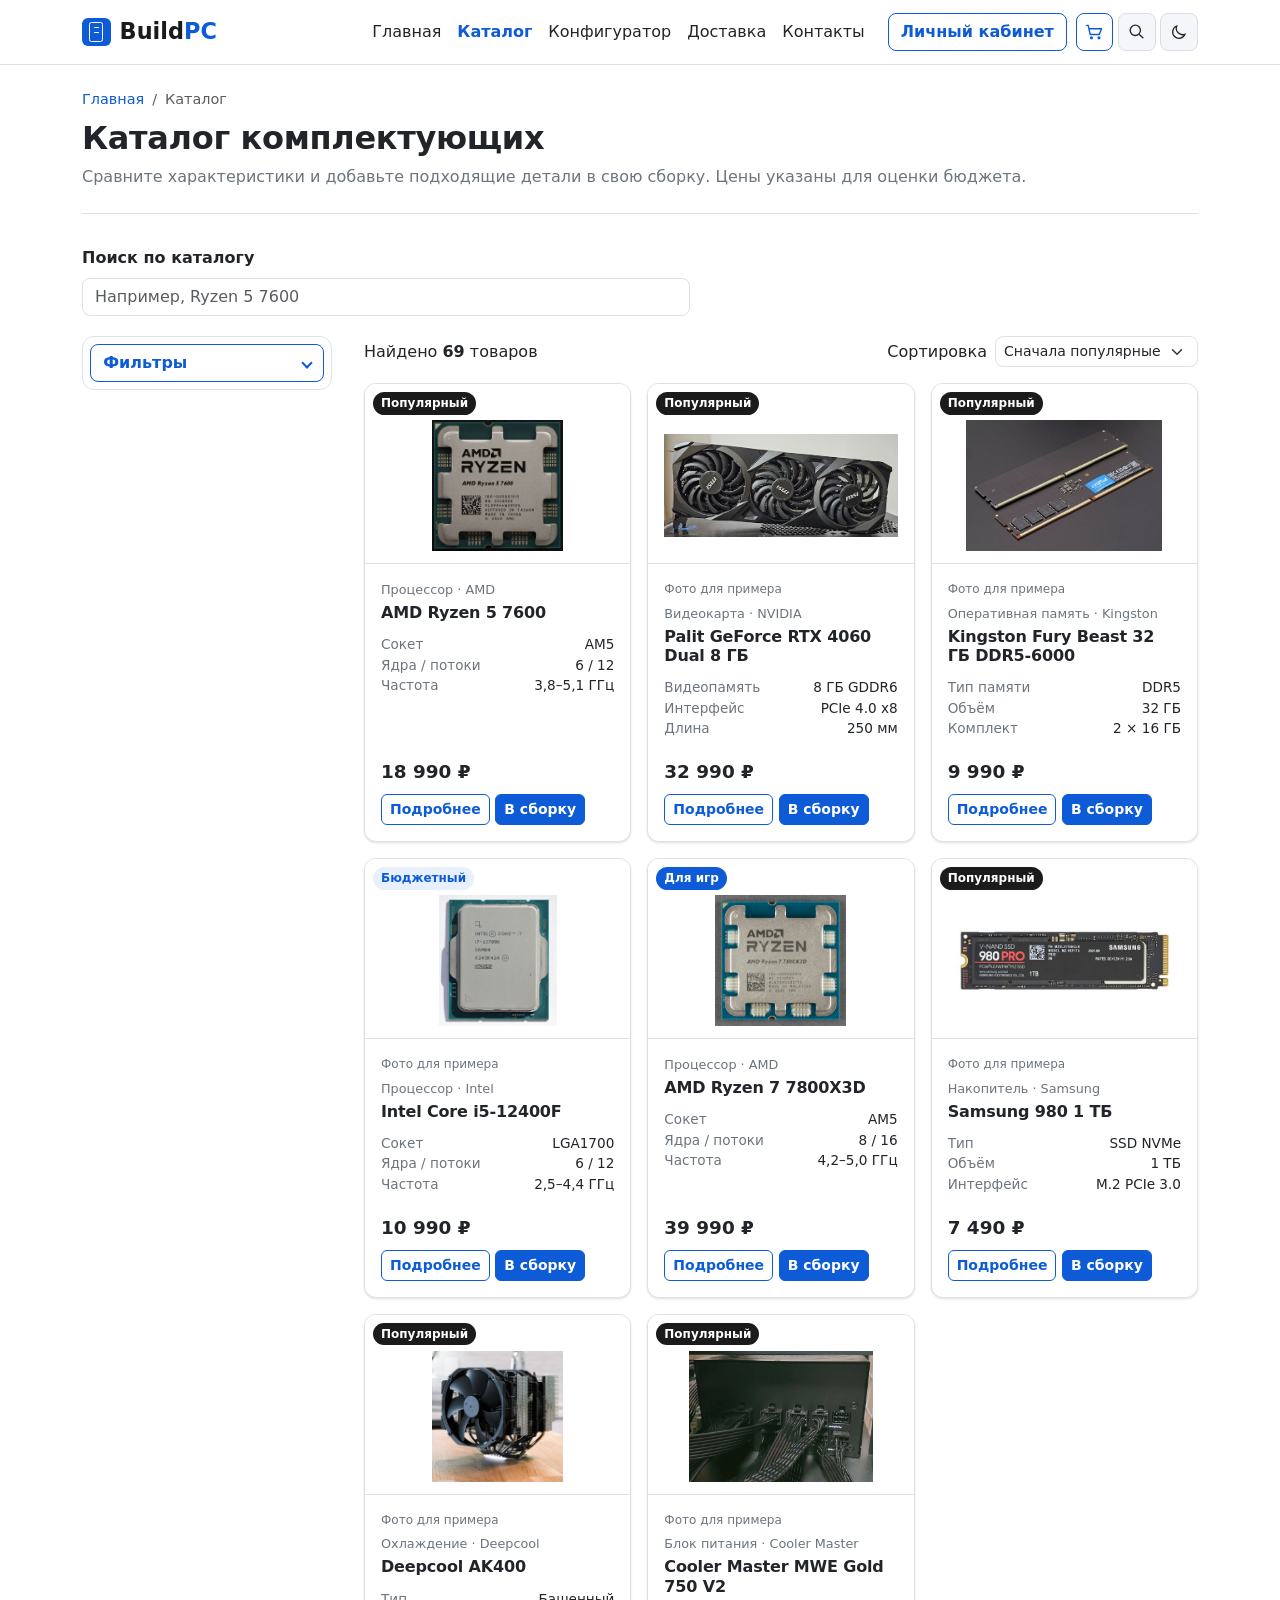
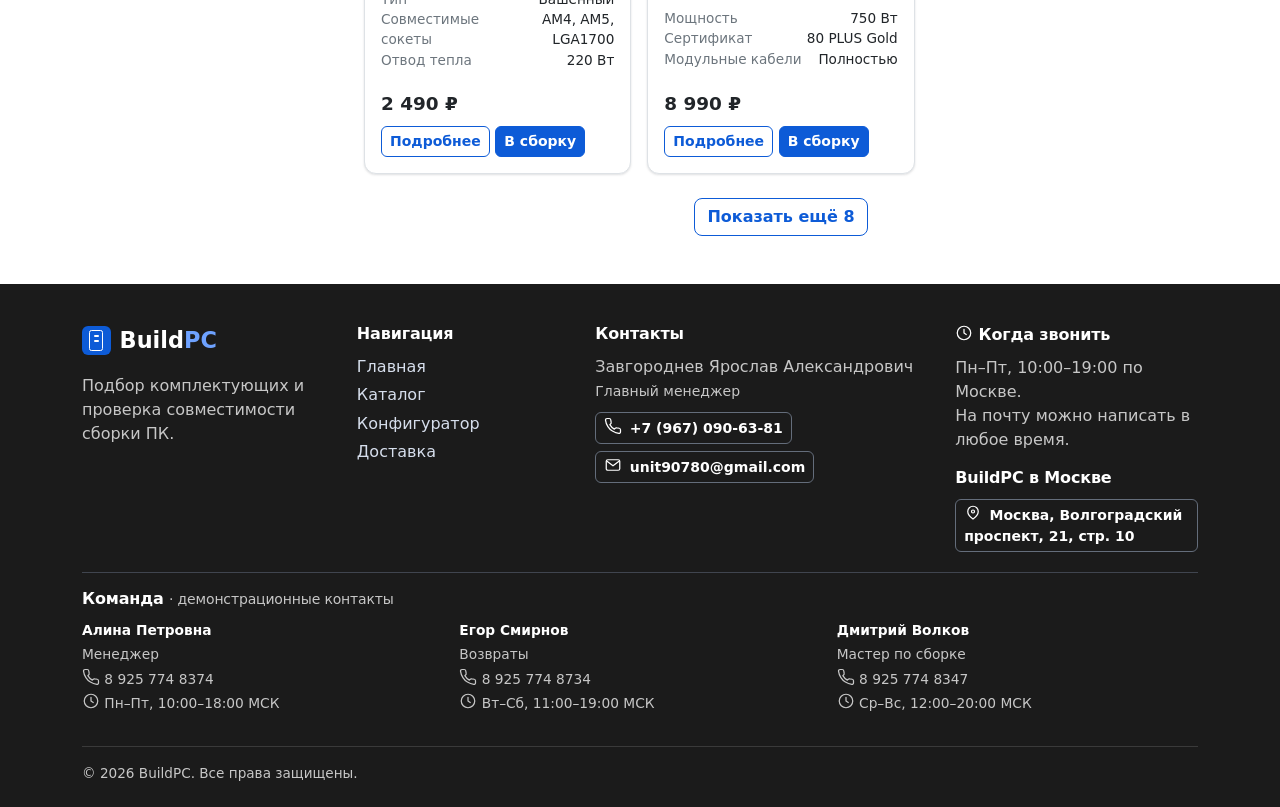
<file: catalog.html>
<!DOCTYPE html>
<html lang="ru">
<head>
  <meta charset="UTF-8">
  <meta name="theme-color" content="#ffffff">
  <meta name="viewport" content="width=device-width, initial-scale=1">
  <title>Каталог комплектующих — BuildPC</title>
  <meta name="description" content="Процессоры, видеокарты, материнские платы, память и другие комплектующие с ценами и характеристиками.">
  <script src="js/theme.js"></script>
  <link rel="stylesheet" href="vendor/bootstrap/bootstrap.min.css">
  <link rel="stylesheet" href="css/style.css">
</head>
<body>

  <a class="skip-link" href="#main">Перейти к содержанию</a>

  <header class="site-header sticky-top" data-header>
    <nav class="navbar navbar-expand-lg site-header__nav" aria-label="Основное меню">
      <div class="container">
        <a class="navbar-brand site-logo" href="index.html" aria-label="BuildPC — на главную"><span class="site-logo__mark" aria-hidden="true"></span><span>Build<span class="site-logo__accent">PC</span></span></a>
        <button class="navbar-toggler" type="button" data-bs-toggle="collapse" data-bs-target="#mainNav"
          aria-controls="mainNav" aria-expanded="false" aria-label="Открыть меню">
          <span class="navbar-toggler-icon"></span>
        </button>
        <div class="collapse navbar-collapse" id="mainNav">
          <ul class="navbar-nav ms-auto site-nav">
            <li class="nav-item"><a class="nav-link site-nav__link" href="index.html">Главная</a></li>
            <li class="nav-item"><a class="nav-link site-nav__link" href="catalog.html" aria-current="page">Каталог</a></li>
            <li class="nav-item"><a class="nav-link site-nav__link" href="configurator.html">Конфигуратор</a></li>
            <li class="nav-item"><a class="nav-link site-nav__link" href="delivery.html">Доставка</a></li>
            <li class="nav-item"><a class="nav-link site-nav__link" href="contacts.html">Контакты</a></li>
          </ul>
          <a class="btn btn--ghost site-header__account" href="account.html">Личный кабинет</a>
        </div>
        <div class="site-header__tools">
          <a class="btn btn--ghost site-header__build site-header__tool" href="configurator.html" data-build-cart aria-label="Корзина" title="Корзина"><svg class="ui-icon" width="20" height="20" viewBox="0 0 24 24" fill="none" stroke="currentColor" stroke-width="1.7" stroke-linecap="round" stroke-linejoin="round" aria-hidden="true"><path d="M3 4h2l2.5 11h10.8L21 8H7"/><circle cx="9" cy="19" r="1"/><circle cx="18" cy="19" r="1"/></svg></a>
          <button class="btn btn--quiet site-header__tool" type="button" data-site-search aria-label="Поиск по сайту" title="Поиск по сайту"><svg class="ui-icon" width="19" height="19" viewBox="0 0 24 24" fill="none" stroke="currentColor" stroke-width="1.7" stroke-linecap="round" aria-hidden="true"><circle cx="10.5" cy="10.5" r="6.5"/><path d="m16 16 4 4"/></svg></button>
          <button class="btn btn--quiet site-header__tool" type="button" data-theme-toggle aria-label="Включить тёмную тему" title="Переключить тему"><svg class="ui-icon theme-icon--dark" width="18" height="18" viewBox="0 0 24 24" fill="none" stroke="currentColor" stroke-width="1.7" stroke-linecap="round" aria-hidden="true"><path d="M20 15A8.5 8.5 0 0 1 9 4a8.5 8.5 0 1 0 11 11Z"/></svg><svg class="ui-icon theme-icon--light" width="18" height="18" viewBox="0 0 24 24" fill="none" stroke="currentColor" stroke-width="1.7" stroke-linecap="round" aria-hidden="true"><circle cx="12" cy="12" r="4"/><path d="M12 2v2m0 16v2M2 12h2m16 0h2M5 5l1.4 1.4m11.2 11.2L19 19m0-14-1.4 1.4M6.4 17.6 5 19"/></svg></button>
        </div>
      </div>
    </nav>
  </header>

  <main id="main" tabindex="-1">
    <div class="container">
      <header class="page-head">
        <nav aria-label="Хлебные крошки">
          <ol class="breadcrumb breadcrumbs">
            <li class="breadcrumb-item"><a href="index.html">Главная</a></li>
            <li class="breadcrumb-item active" aria-current="page">Каталог</li>
          </ol>
        </nav>
        <h1 class="page-head__title">Каталог комплектующих</h1>
        <p class="page-head__lead">Сравните характеристики и добавьте подходящие детали в свою сборку. Цены указаны для оценки бюджета.</p>
      </header>

      <div class="catalog-search" role="search">
        <label class="form-label" for="search">Поиск по каталогу</label>
        <input class="form-control" type="search" id="search" placeholder="Например, Ryzen 5 7600" maxlength="80" autocomplete="off">
      </div>

      <div class="catalog">
        <aside class="catalog__sidebar" aria-label="Фильтры">
          <button class="btn btn--ghost w-100 filters__toggle justify-content-between" type="button"
            data-bs-toggle="collapse" data-bs-target="#filters" aria-expanded="false" aria-controls="filters">
            Фильтры <span data-filter-badge></span>
          </button>
          <form class="filters collapse" id="filters" aria-label="Фильтры каталога" data-filters>
            <details class="filters__group">
              <summary>Категория</summary>
              <div class="filters__options" data-category-options></div>
            </details>

            <details class="filters__group">
              <summary>Производитель</summary>
              <div class="filters__options" data-brand-options></div>
            </details>

            <details class="filters__group">
              <summary>Цена, ₽</summary>
              <div class="filters__range">
                <div>
                  <label class="visually-hidden" for="priceMin">Цена от</label>
                  <input class="form-control" type="number" id="priceMin" name="priceMin" min="0" step="1" inputmode="numeric" placeholder="от">
                </div>
                <div>
                  <label class="visually-hidden" for="priceMax">Цена до</label>
                  <input class="form-control" type="number" id="priceMax" name="priceMax" min="0" step="1" inputmode="numeric" placeholder="до">
                </div>
              </div>
              <div class="filters__error" role="alert" data-price-error hidden>Минимальная цена больше максимальной.</div>
            </details>

            <button class="btn btn--ghost w-100" type="reset">Сбросить фильтры</button>
          </form>
        </aside>

        <section aria-labelledby="resultsTitle">
          <h2 class="visually-hidden" id="resultsTitle">Результаты</h2>
          <div class="toolbar">
            <p class="toolbar__count" aria-live="polite" data-count></p>
            <div class="toolbar__sort">
              <label for="sort">Сортировка</label>
              <select class="form-select form-select-sm" id="sort" data-sort>
                <option value="popular">Сначала популярные</option>
                <option value="price-asc">Сначала дешёвые</option>
                <option value="price-desc">Сначала дорогие</option>
                <option value="name">По названию</option>
              </select>
            </div>
          </div>
          <div class="active-filters" data-active-filters></div>
          <div class="product-grid" data-results></div>
          <div class="catalog-more" data-more-wrap hidden>
            <button class="btn btn--ghost" type="button" data-more>Показать ещё</button>
          </div>
          <div class="empty-state" data-empty hidden>
            <p class="empty-state__title">Ничего не найдено</p>
            <p class="empty-state__text">Попробуйте изменить запрос или сбросить фильтры.</p>
            <button class="btn btn--dark" type="button" data-reset>Сбросить фильтры</button>
          </div>
        </section>
      </div>
    </div>
    <noscript><p class="container py-3">Для каталога, конфигуратора и формы обратной связи включите JavaScript.</p></noscript>
  </main>

  <footer class="site-footer">
    <div class="container">
      <div class="site-footer__grid">
        <div>
          <a class="site-logo" href="index.html">
            <span class="site-logo__mark" aria-hidden="true"></span>
            <span>Build<span class="site-logo__accent">PC</span></span>
          </a>
          <p class="site-footer__about">Подбор комплектующих и проверка совместимости сборки ПК.</p>
        </div>
        <nav aria-label="Навигация в подвале">
          <h2 class="site-footer__title">Навигация</h2>
          <ul class="site-footer__nav">
            <li><a href="index.html">Главная</a></li>
            <li><a href="catalog.html">Каталог</a></li>
            <li><a href="configurator.html">Конфигуратор</a></li>
            <li><a href="delivery.html">Доставка</a></li>
          </ul>
        </nav>
        <div>
          <h2 class="site-footer__title">Контакты</h2>
          <address class="site-footer__contacts">
            <span>Завгороднев Ярослав Александрович<br><small>Главный менеджер</small></span>
            <div class="site-footer__actions">
              <a class="btn btn-sm btn--footer" href="tel:+79670906381"><svg class="ui-icon" width="18" height="18" viewBox="0 0 24 24" fill="none" stroke="currentColor" stroke-width="1.65" stroke-linecap="round" stroke-linejoin="round" aria-hidden="true"><path d="M22 16.9v3a2 2 0 0 1-2.2 2 19.8 19.8 0 0 1-8.6-3.1 19.5 19.5 0 0 1-6-6A19.8 19.8 0 0 1 2 4.2 2 2 0 0 1 4 2h3a2 2 0 0 1 2 1.7l.5 3.2a2 2 0 0 1-.5 2.1l-1.2 1.2a16 16 0 0 0 6 6l1.2-1.2a2 2 0 0 1 2.1-.5l3.2.5a2 2 0 0 1 1.7 1.9Z"/></svg> +7 (967) 090-63-81</a>
              <a class="btn btn-sm btn--footer" href="mailto:unit90780@gmail.com"><svg class="ui-icon" width="18" height="18" viewBox="0 0 24 24" fill="none" stroke="currentColor" stroke-width="1.65" stroke-linecap="round" stroke-linejoin="round" aria-hidden="true"><rect x="3" y="5" width="18" height="14" rx="2"/><path d="m4 7 8 6 8-6"/></svg> unit90780@gmail.com</a>
            </div>
          </address>
        </div>
        <div>
          <h2 class="site-footer__title"><svg class="ui-icon" width="18" height="18" viewBox="0 0 24 24" fill="none" stroke="currentColor" stroke-width="1.65" stroke-linecap="round" stroke-linejoin="round" aria-hidden="true"><circle cx="12" cy="12" r="9"/><path d="M12 7v5l3 2"/></svg> Когда звонить</h2>
          <p class="mb-0">Пн–Пт, 10:00–19:00 по Москве.<br>На почту можно написать в любое время.</p>
          <h2 class="site-footer__title mt-3">BuildPC в Москве</h2>
          <a class="btn btn-sm btn--footer site-footer__map" href="https://yandex.ru/maps/?text=%D0%9C%D0%BE%D1%81%D0%BA%D0%B2%D0%B0%2C%20%D0%92%D0%BE%D0%BB%D0%B3%D0%BE%D0%B3%D1%80%D0%B0%D0%B4%D1%81%D0%BA%D0%B8%D0%B9%20%D0%BF%D1%80%D0%BE%D1%81%D0%BF%D0%B5%D0%BA%D1%82%2C%2021%2C%20%D1%81%D1%82%D1%80.%2010" target="_blank" rel="noopener">
            <svg class="ui-icon" width="18" height="18" viewBox="0 0 24 24" fill="none" stroke="currentColor" stroke-width="1.65" stroke-linecap="round" stroke-linejoin="round" aria-hidden="true"><path d="M19 10c0 5-7 10-7 10s-7-5-7-10a7 7 0 1 1 14 0Z"/><circle cx="12" cy="10" r="2"/></svg> Москва, Волгоградский проспект, 21, стр. 10
          </a>
        </div>
      </div>
      <section class="site-footer__team" aria-labelledby="footerTeam">
        <h2 class="site-footer__title" id="footerTeam">Команда <small>· демонстрационные контакты</small></h2>
        <ul>
          <li><strong>Алина Петровна</strong><span>Менеджер</span><span><svg class="ui-icon" width="18" height="18" viewBox="0 0 24 24" fill="none" stroke="currentColor" stroke-width="1.65" stroke-linecap="round" stroke-linejoin="round" aria-hidden="true"><path d="M22 16.9v3a2 2 0 0 1-2.2 2 19.8 19.8 0 0 1-8.6-3.1 19.5 19.5 0 0 1-6-6A19.8 19.8 0 0 1 2 4.2 2 2 0 0 1 4 2h3a2 2 0 0 1 2 1.7l.5 3.2a2 2 0 0 1-.5 2.1l-1.2 1.2a16 16 0 0 0 6 6l1.2-1.2a2 2 0 0 1 2.1-.5l3.2.5a2 2 0 0 1 1.7 1.9Z"/></svg> 8 925 774 8374</span><span><svg class="ui-icon" width="18" height="18" viewBox="0 0 24 24" fill="none" stroke="currentColor" stroke-width="1.65" stroke-linecap="round" stroke-linejoin="round" aria-hidden="true"><circle cx="12" cy="12" r="9"/><path d="M12 7v5l3 2"/></svg> Пн–Пт, 10:00–18:00 МСК</span></li>
          <li><strong>Егор Смирнов</strong><span>Возвраты</span><span><svg class="ui-icon" width="18" height="18" viewBox="0 0 24 24" fill="none" stroke="currentColor" stroke-width="1.65" stroke-linecap="round" stroke-linejoin="round" aria-hidden="true"><path d="M22 16.9v3a2 2 0 0 1-2.2 2 19.8 19.8 0 0 1-8.6-3.1 19.5 19.5 0 0 1-6-6A19.8 19.8 0 0 1 2 4.2 2 2 0 0 1 4 2h3a2 2 0 0 1 2 1.7l.5 3.2a2 2 0 0 1-.5 2.1l-1.2 1.2a16 16 0 0 0 6 6l1.2-1.2a2 2 0 0 1 2.1-.5l3.2.5a2 2 0 0 1 1.7 1.9Z"/></svg> 8 925 774 8734</span><span><svg class="ui-icon" width="18" height="18" viewBox="0 0 24 24" fill="none" stroke="currentColor" stroke-width="1.65" stroke-linecap="round" stroke-linejoin="round" aria-hidden="true"><circle cx="12" cy="12" r="9"/><path d="M12 7v5l3 2"/></svg> Вт–Сб, 11:00–19:00 МСК</span></li>
          <li><strong>Дмитрий Волков</strong><span>Мастер по сборке</span><span><svg class="ui-icon" width="18" height="18" viewBox="0 0 24 24" fill="none" stroke="currentColor" stroke-width="1.65" stroke-linecap="round" stroke-linejoin="round" aria-hidden="true"><path d="M22 16.9v3a2 2 0 0 1-2.2 2 19.8 19.8 0 0 1-8.6-3.1 19.5 19.5 0 0 1-6-6A19.8 19.8 0 0 1 2 4.2 2 2 0 0 1 4 2h3a2 2 0 0 1 2 1.7l.5 3.2a2 2 0 0 1-.5 2.1l-1.2 1.2a16 16 0 0 0 6 6l1.2-1.2a2 2 0 0 1 2.1-.5l3.2.5a2 2 0 0 1 1.7 1.9Z"/></svg> 8 925 774 8347</span><span><svg class="ui-icon" width="18" height="18" viewBox="0 0 24 24" fill="none" stroke="currentColor" stroke-width="1.65" stroke-linecap="round" stroke-linejoin="round" aria-hidden="true"><circle cx="12" cy="12" r="9"/><path d="M12 7v5l3 2"/></svg> Ср–Вс, 12:00–20:00 МСК</span></li>
        </ul>
      </section>
      <div class="site-footer__bottom">
        <span>© 2026 BuildPC. Все права защищены.</span>
      </div>
    </div>
  </footer>

  <script src="vendor/bootstrap/bootstrap.bundle.min.js"></script>
  <script src="js/data.js"></script>
  <script src="js/compat.js"></script>
  <script src="js/common.js"></script>
  <script src="js/site-search.js"></script>
  <script src="js/catalog.js"></script>
</body>
</html>
</file>
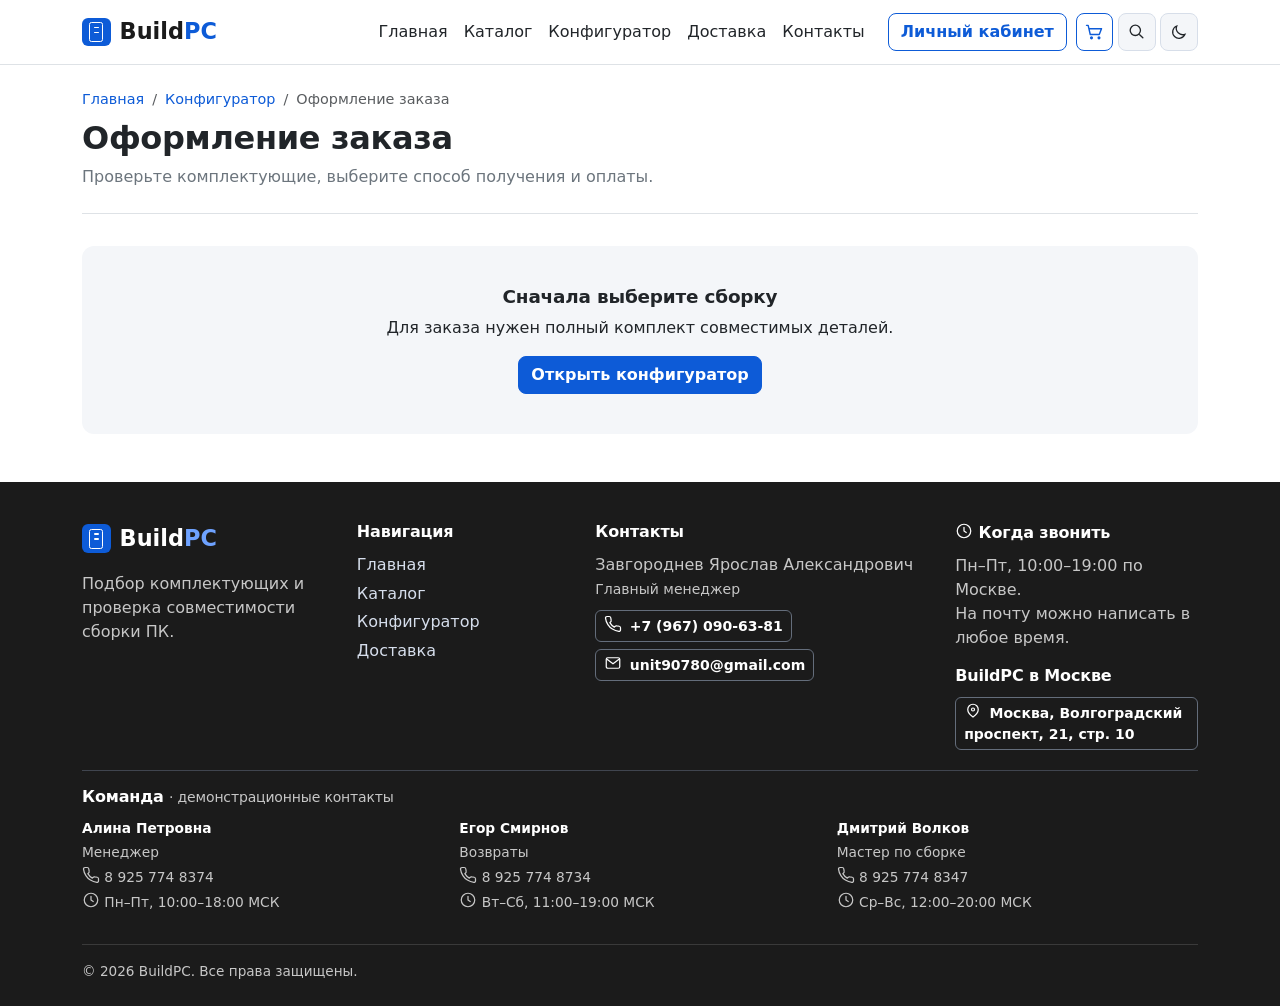
<file: checkout.html>
<!DOCTYPE html>
<html lang="ru">
<head>
  <meta charset="UTF-8">
  <meta name="theme-color" content="#ffffff">
  <meta name="viewport" content="width=device-width, initial-scale=1">
  <title>Оформление заказа — BuildPC</title>
  <meta name="description" content="Состав сборки, выбор получения и оплаты BuildPC.">
  <script src="js/theme.js"></script>
  <link rel="stylesheet" href="vendor/bootstrap/bootstrap.min.css">
  <link rel="stylesheet" href="css/style.css">
</head>
<body>

  <a class="skip-link" href="#main">Перейти к содержанию</a>

  <header class="site-header sticky-top" data-header>
    <nav class="navbar navbar-expand-lg site-header__nav" aria-label="Основное меню">
      <div class="container">
        <a class="navbar-brand site-logo" href="index.html" aria-label="BuildPC — на главную"><span class="site-logo__mark" aria-hidden="true"></span><span>Build<span class="site-logo__accent">PC</span></span></a>
        <button class="navbar-toggler" type="button" data-bs-toggle="collapse" data-bs-target="#mainNav"
          aria-controls="mainNav" aria-expanded="false" aria-label="Открыть меню">
          <span class="navbar-toggler-icon"></span>
        </button>
        <div class="collapse navbar-collapse" id="mainNav">
          <ul class="navbar-nav ms-auto site-nav">
            <li class="nav-item"><a class="nav-link site-nav__link" href="index.html">Главная</a></li>
            <li class="nav-item"><a class="nav-link site-nav__link" href="catalog.html">Каталог</a></li>
            <li class="nav-item"><a class="nav-link site-nav__link" href="configurator.html">Конфигуратор</a></li>
            <li class="nav-item"><a class="nav-link site-nav__link" href="delivery.html">Доставка</a></li>
            <li class="nav-item"><a class="nav-link site-nav__link" href="contacts.html">Контакты</a></li>
          </ul>
          <a class="btn btn--ghost site-header__account" href="account.html">Личный кабинет</a>
        </div>
        <div class="site-header__tools">
          <a class="btn btn--ghost site-header__build site-header__tool" href="configurator.html" data-build-cart aria-label="Корзина" title="Корзина"><svg class="ui-icon" width="20" height="20" viewBox="0 0 24 24" fill="none" stroke="currentColor" stroke-width="1.7" stroke-linecap="round" stroke-linejoin="round" aria-hidden="true"><path d="M3 4h2l2.5 11h10.8L21 8H7"/><circle cx="9" cy="19" r="1"/><circle cx="18" cy="19" r="1"/></svg></a>
          <button class="btn btn--quiet site-header__tool" type="button" data-site-search aria-label="Поиск по сайту" title="Поиск по сайту"><svg class="ui-icon" width="19" height="19" viewBox="0 0 24 24" fill="none" stroke="currentColor" stroke-width="1.7" stroke-linecap="round" aria-hidden="true"><circle cx="10.5" cy="10.5" r="6.5"/><path d="m16 16 4 4"/></svg></button>
          <button class="btn btn--quiet site-header__tool" type="button" data-theme-toggle aria-label="Включить тёмную тему" title="Переключить тему"><svg class="ui-icon theme-icon--dark" width="18" height="18" viewBox="0 0 24 24" fill="none" stroke="currentColor" stroke-width="1.7" stroke-linecap="round" aria-hidden="true"><path d="M20 15A8.5 8.5 0 0 1 9 4a8.5 8.5 0 1 0 11 11Z"/></svg><svg class="ui-icon theme-icon--light" width="18" height="18" viewBox="0 0 24 24" fill="none" stroke="currentColor" stroke-width="1.7" stroke-linecap="round" aria-hidden="true"><circle cx="12" cy="12" r="4"/><path d="M12 2v2m0 16v2M2 12h2m16 0h2M5 5l1.4 1.4m11.2 11.2L19 19m0-14-1.4 1.4M6.4 17.6 5 19"/></svg></button>
        </div>
      </div>
    </nav>
  </header>

  <main id="main" tabindex="-1">
    <div class="container">
      <header class="page-head">
        <nav aria-label="Хлебные крошки"><ol class="breadcrumb breadcrumbs">
          <li class="breadcrumb-item"><a href="index.html">Главная</a></li>
          <li class="breadcrumb-item"><a href="configurator.html">Конфигуратор</a></li>
          <li class="breadcrumb-item active" aria-current="page">Оформление заказа</li>
        </ol></nav>
        <h1 class="page-head__title">Оформление заказа</h1>
        <p class="page-head__lead">Проверьте комплектующие, выберите способ получения и оплаты.</p>
      </header>

      <section class="empty-state" data-checkout-empty hidden>
        <h2 class="empty-state__title">Сначала выберите сборку</h2>
        <p>Для заказа нужен полный комплект совместимых деталей.</p>
        <a class="btn btn--accent" href="configurator.html">Открыть конфигуратор</a>
      </section>

      <form class="checkout" data-checkout hidden>
        <div class="checkout__form">
          <section class="checkout__panel" aria-labelledby="buyerTitle">
            <h2 id="buyerTitle"><svg class="ui-icon" width="18" height="18" viewBox="0 0 24 24" fill="none" stroke="currentColor" stroke-width="1.65" stroke-linecap="round" stroke-linejoin="round" aria-hidden="true"><path d="M22 16.9v3a2 2 0 0 1-2.2 2 19.8 19.8 0 0 1-8.6-3.1 19.5 19.5 0 0 1-6-6A19.8 19.8 0 0 1 2 4.2 2 2 0 0 1 4 2h3a2 2 0 0 1 2 1.7l.5 3.2a2 2 0 0 1-.5 2.1l-1.2 1.2a16 16 0 0 0 6 6l1.2-1.2a2 2 0 0 1 2.1-.5l3.2.5a2 2 0 0 1 1.7 1.9Z"/></svg> Контакт для заказа</h2>
            <p data-order-profile hidden></p>
            <p data-order-guest>Оформите заказ по телефону или войдите, чтобы сохранить его в личном кабинете.</p>
            <div class="checkout__line">
              <div>
                <label class="form-label" for="buyerPhone">Телефон для связи</label>
                <input class="form-control" id="buyerPhone" name="phone" type="tel" autocomplete="tel" placeholder="+7 (900) 000-00-00" maxlength="24">
              </div>
              <a class="btn btn--ghost" data-order-login>Войти или создать аккаунт</a>
            </div>
          </section>

          <section class="checkout__panel" aria-labelledby="gettingTitle">
            <h2 id="gettingTitle"><svg class="ui-icon" width="18" height="18" viewBox="0 0 24 24" fill="none" stroke="currentColor" stroke-width="1.65" stroke-linecap="round" stroke-linejoin="round" aria-hidden="true"><path d="M3 6h11v11H3zM14 10h4l3 3v4h-7"/><circle cx="7" cy="18" r="2"/><circle cx="17" cy="18" r="2"/></svg> Способ получения</h2>
            <fieldset class="checkout-options" aria-label="Способ получения" data-delivery-options></fieldset>
            <p class="checkout__pickup" data-pickup>
              <strong>Адрес для примера</strong>
              <a class="btn btn-sm btn--ghost mt-1" data-checkout-map target="_blank" rel="noopener"></a>
            </p>
            <div class="checkout__delivery" data-delivery-fields hidden>
              <div>
                <label class="form-label" for="deliveryZone">Зона доставки</label>
                <select class="form-select" id="deliveryZone" name="zone" data-delivery-zone></select>
              </div>
              <div data-saved-address hidden>
                <label class="form-label" for="orderSavedAddress">Сохранённый адрес</label>
                <select class="form-select" id="orderSavedAddress" name="savedAddress"></select>
              </div>
              <div data-manual-address>
                <label class="form-label" for="orderAddress">Адрес доставки</label>
                <input class="form-control" id="orderAddress" name="address" autocomplete="street-address" placeholder="Город, улица, дом, квартира" maxlength="240" minlength="6">
              </div>
            </div>
            <a class="btn btn-sm btn--ghost mt-3" href="delivery.html">Все условия доставки</a>
          </section>

          <section class="checkout__panel" aria-labelledby="paymentTitle">
            <h2 id="paymentTitle"><svg class="ui-icon" width="18" height="18" viewBox="0 0 24 24" fill="none" stroke="currentColor" stroke-width="1.65" stroke-linecap="round" stroke-linejoin="round" aria-hidden="true"><rect x="3" y="5" width="18" height="14" rx="2"/><path d="M3 10h18M7 15h3"/></svg> Способ оплаты</h2>
            <fieldset class="checkout-options" aria-label="Способ оплаты" data-payment-options></fieldset>
            <p class="checkout__note">Можно выбрать вариант оплаты. На этой странице деньги не списываются.</p>
          </section>
        </div>

        <aside class="checkout__panel checkout__summary" aria-labelledby="orderSummary">
          <h2 id="orderSummary"><svg class="ui-icon" width="18" height="18" viewBox="0 0 24 24" fill="none" stroke="currentColor" stroke-width="1.65" stroke-linecap="round" stroke-linejoin="round" aria-hidden="true"><path d="M3 4h2l2.5 11h10.8L21 8H7"/><circle cx="9" cy="19" r="1"/><circle cx="18" cy="19" r="1"/></svg> Ваш заказ</h2>
          <ul class="checkout-parts" data-order-parts></ul>
          <dl class="checkout-prices">
            <div><dt>Комплектующие</dt><dd data-order-subtotal></dd></div>
            <div data-order-discount-row hidden><dt>Скидка</dt><dd data-order-discount></dd></div>
            <div><dt>Доставка</dt><dd data-order-fee></dd></div>
            <div class="checkout-prices__total"><dt>Итого</dt><dd data-order-total></dd></div>
          </dl>
          <button class="btn btn--accent w-100" type="submit" data-order-submit>Оформить заказ</button>
          <p class="account-message" role="status" data-order-status tabindex="-1"></p>
          <p class="checkout__note">Заявка сохранится в этом браузере.</p>
        </aside>
      </form>
    </div>
  </main>

  <footer class="site-footer">
    <div class="container">
      <div class="site-footer__grid">
        <div>
          <a class="site-logo" href="index.html">
            <span class="site-logo__mark" aria-hidden="true"></span>
            <span>Build<span class="site-logo__accent">PC</span></span>
          </a>
          <p class="site-footer__about">Подбор комплектующих и проверка совместимости сборки ПК.</p>
        </div>
        <nav aria-label="Навигация в подвале">
          <h2 class="site-footer__title">Навигация</h2>
          <ul class="site-footer__nav">
            <li><a href="index.html">Главная</a></li>
            <li><a href="catalog.html">Каталог</a></li>
            <li><a href="configurator.html">Конфигуратор</a></li>
            <li><a href="delivery.html">Доставка</a></li>
          </ul>
        </nav>
        <div>
          <h2 class="site-footer__title">Контакты</h2>
          <address class="site-footer__contacts">
            <span>Завгороднев Ярослав Александрович<br><small>Главный менеджер</small></span>
            <div class="site-footer__actions">
              <a class="btn btn-sm btn--footer" href="tel:+79670906381"><svg class="ui-icon" width="18" height="18" viewBox="0 0 24 24" fill="none" stroke="currentColor" stroke-width="1.65" stroke-linecap="round" stroke-linejoin="round" aria-hidden="true"><path d="M22 16.9v3a2 2 0 0 1-2.2 2 19.8 19.8 0 0 1-8.6-3.1 19.5 19.5 0 0 1-6-6A19.8 19.8 0 0 1 2 4.2 2 2 0 0 1 4 2h3a2 2 0 0 1 2 1.7l.5 3.2a2 2 0 0 1-.5 2.1l-1.2 1.2a16 16 0 0 0 6 6l1.2-1.2a2 2 0 0 1 2.1-.5l3.2.5a2 2 0 0 1 1.7 1.9Z"/></svg> +7 (967) 090-63-81</a>
              <a class="btn btn-sm btn--footer" href="mailto:unit90780@gmail.com"><svg class="ui-icon" width="18" height="18" viewBox="0 0 24 24" fill="none" stroke="currentColor" stroke-width="1.65" stroke-linecap="round" stroke-linejoin="round" aria-hidden="true"><rect x="3" y="5" width="18" height="14" rx="2"/><path d="m4 7 8 6 8-6"/></svg> unit90780@gmail.com</a>
            </div>
          </address>
        </div>
        <div>
          <h2 class="site-footer__title"><svg class="ui-icon" width="18" height="18" viewBox="0 0 24 24" fill="none" stroke="currentColor" stroke-width="1.65" stroke-linecap="round" stroke-linejoin="round" aria-hidden="true"><circle cx="12" cy="12" r="9"/><path d="M12 7v5l3 2"/></svg> Когда звонить</h2>
          <p class="mb-0">Пн–Пт, 10:00–19:00 по Москве.<br>На почту можно написать в любое время.</p>
          <h2 class="site-footer__title mt-3">BuildPC в Москве</h2>
          <a class="btn btn-sm btn--footer site-footer__map" href="https://yandex.ru/maps/?text=%D0%9C%D0%BE%D1%81%D0%BA%D0%B2%D0%B0%2C%20%D0%92%D0%BE%D0%BB%D0%B3%D0%BE%D0%B3%D1%80%D0%B0%D0%B4%D1%81%D0%BA%D0%B8%D0%B9%20%D0%BF%D1%80%D0%BE%D1%81%D0%BF%D0%B5%D0%BA%D1%82%2C%2021%2C%20%D1%81%D1%82%D1%80.%2010" target="_blank" rel="noopener">
            <svg class="ui-icon" width="18" height="18" viewBox="0 0 24 24" fill="none" stroke="currentColor" stroke-width="1.65" stroke-linecap="round" stroke-linejoin="round" aria-hidden="true"><path d="M19 10c0 5-7 10-7 10s-7-5-7-10a7 7 0 1 1 14 0Z"/><circle cx="12" cy="10" r="2"/></svg> Москва, Волгоградский проспект, 21, стр. 10
          </a>
        </div>
      </div>
      <section class="site-footer__team" aria-labelledby="footerTeam">
        <h2 class="site-footer__title" id="footerTeam">Команда <small>· демонстрационные контакты</small></h2>
        <ul>
          <li><strong>Алина Петровна</strong><span>Менеджер</span><span><svg class="ui-icon" width="18" height="18" viewBox="0 0 24 24" fill="none" stroke="currentColor" stroke-width="1.65" stroke-linecap="round" stroke-linejoin="round" aria-hidden="true"><path d="M22 16.9v3a2 2 0 0 1-2.2 2 19.8 19.8 0 0 1-8.6-3.1 19.5 19.5 0 0 1-6-6A19.8 19.8 0 0 1 2 4.2 2 2 0 0 1 4 2h3a2 2 0 0 1 2 1.7l.5 3.2a2 2 0 0 1-.5 2.1l-1.2 1.2a16 16 0 0 0 6 6l1.2-1.2a2 2 0 0 1 2.1-.5l3.2.5a2 2 0 0 1 1.7 1.9Z"/></svg> 8 925 774 8374</span><span><svg class="ui-icon" width="18" height="18" viewBox="0 0 24 24" fill="none" stroke="currentColor" stroke-width="1.65" stroke-linecap="round" stroke-linejoin="round" aria-hidden="true"><circle cx="12" cy="12" r="9"/><path d="M12 7v5l3 2"/></svg> Пн–Пт, 10:00–18:00 МСК</span></li>
          <li><strong>Егор Смирнов</strong><span>Возвраты</span><span><svg class="ui-icon" width="18" height="18" viewBox="0 0 24 24" fill="none" stroke="currentColor" stroke-width="1.65" stroke-linecap="round" stroke-linejoin="round" aria-hidden="true"><path d="M22 16.9v3a2 2 0 0 1-2.2 2 19.8 19.8 0 0 1-8.6-3.1 19.5 19.5 0 0 1-6-6A19.8 19.8 0 0 1 2 4.2 2 2 0 0 1 4 2h3a2 2 0 0 1 2 1.7l.5 3.2a2 2 0 0 1-.5 2.1l-1.2 1.2a16 16 0 0 0 6 6l1.2-1.2a2 2 0 0 1 2.1-.5l3.2.5a2 2 0 0 1 1.7 1.9Z"/></svg> 8 925 774 8734</span><span><svg class="ui-icon" width="18" height="18" viewBox="0 0 24 24" fill="none" stroke="currentColor" stroke-width="1.65" stroke-linecap="round" stroke-linejoin="round" aria-hidden="true"><circle cx="12" cy="12" r="9"/><path d="M12 7v5l3 2"/></svg> Вт–Сб, 11:00–19:00 МСК</span></li>
          <li><strong>Дмитрий Волков</strong><span>Мастер по сборке</span><span><svg class="ui-icon" width="18" height="18" viewBox="0 0 24 24" fill="none" stroke="currentColor" stroke-width="1.65" stroke-linecap="round" stroke-linejoin="round" aria-hidden="true"><path d="M22 16.9v3a2 2 0 0 1-2.2 2 19.8 19.8 0 0 1-8.6-3.1 19.5 19.5 0 0 1-6-6A19.8 19.8 0 0 1 2 4.2 2 2 0 0 1 4 2h3a2 2 0 0 1 2 1.7l.5 3.2a2 2 0 0 1-.5 2.1l-1.2 1.2a16 16 0 0 0 6 6l1.2-1.2a2 2 0 0 1 2.1-.5l3.2.5a2 2 0 0 1 1.7 1.9Z"/></svg> 8 925 774 8347</span><span><svg class="ui-icon" width="18" height="18" viewBox="0 0 24 24" fill="none" stroke="currentColor" stroke-width="1.65" stroke-linecap="round" stroke-linejoin="round" aria-hidden="true"><circle cx="12" cy="12" r="9"/><path d="M12 7v5l3 2"/></svg> Ср–Вс, 12:00–20:00 МСК</span></li>
        </ul>
      </section>
      <div class="site-footer__bottom">
        <span>© 2026 BuildPC. Все права защищены.</span>
      </div>
    </div>
  </footer>

  <script src="vendor/bootstrap/bootstrap.bundle.min.js"></script>
  <script src="js/data.js"></script>
  <script src="js/compat.js"></script>
  <script src="js/common.js"></script>
  <script src="js/site-search.js"></script>
  <script src="js/fulfillment.js"></script>
  <script src="js/profiles.js"></script>
  <script src="js/checkout.js"></script>
</body>
</html>
</file>
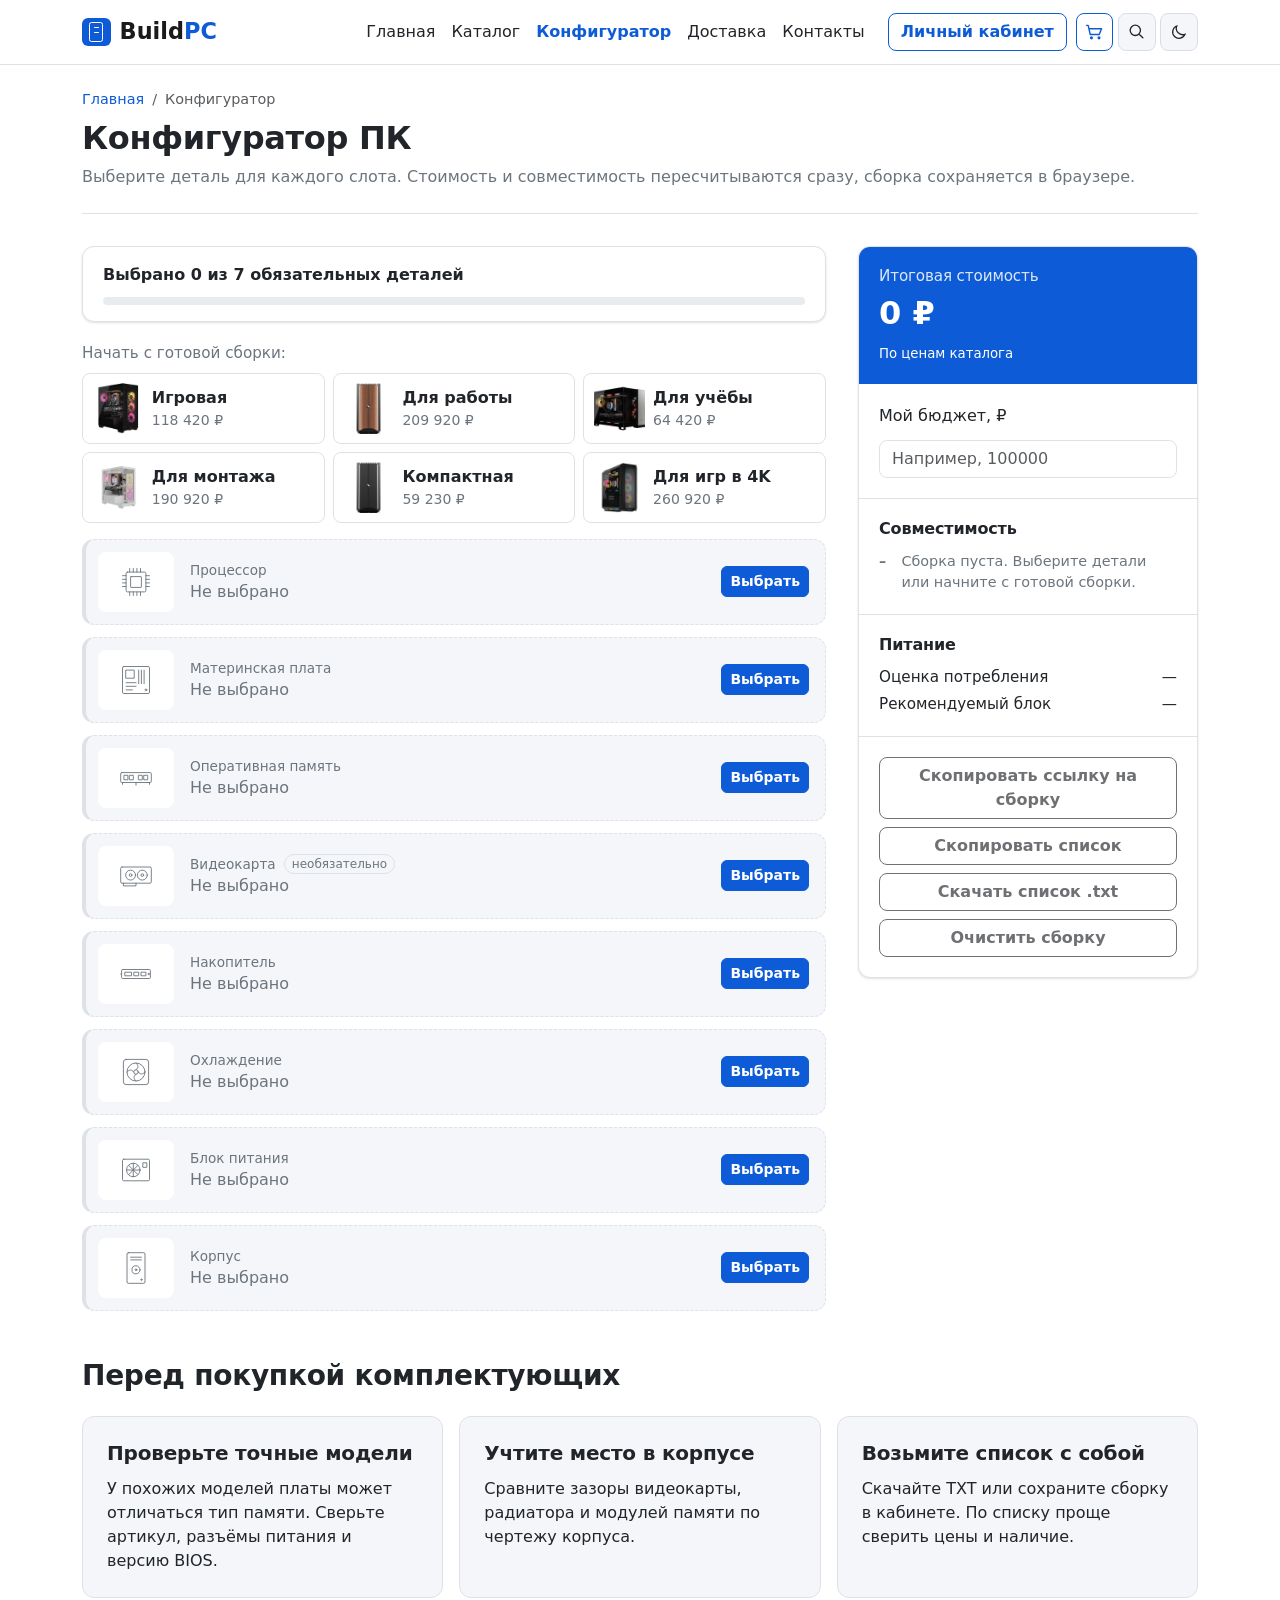
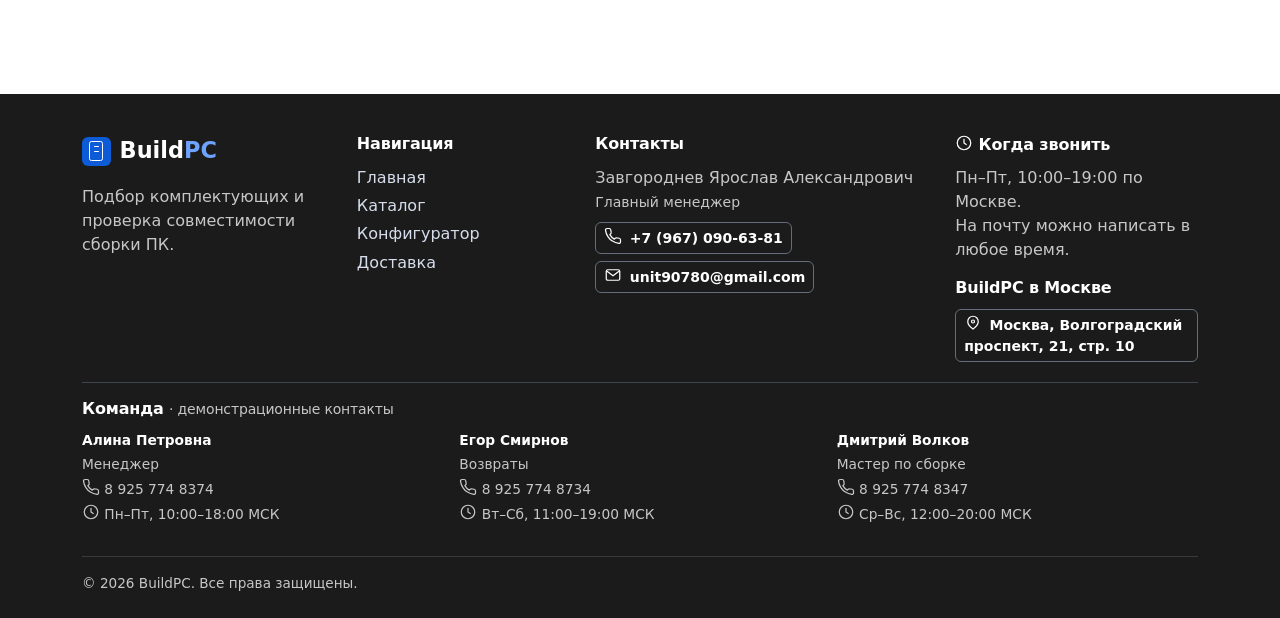
<file: configurator.html>
<!DOCTYPE html>
<html lang="ru">
<head>
  <meta charset="UTF-8">
  <meta name="theme-color" content="#ffffff">
  <meta name="viewport" content="width=device-width, initial-scale=1">
  <title>Конфигуратор ПК — BuildPC</title>
  <meta name="description" content="Соберите компьютер из комплектующих каталога и проверьте совместимость.">
  <script src="js/theme.js"></script>
  <link rel="stylesheet" href="vendor/bootstrap/bootstrap.min.css">
  <link rel="stylesheet" href="css/style.css">
</head>
<body>

  <a class="skip-link" href="#main">Перейти к содержанию</a>

  <header class="site-header sticky-top" data-header>
    <nav class="navbar navbar-expand-lg site-header__nav" aria-label="Основное меню">
      <div class="container">
        <a class="navbar-brand site-logo" href="index.html" aria-label="BuildPC — на главную"><span class="site-logo__mark" aria-hidden="true"></span><span>Build<span class="site-logo__accent">PC</span></span></a>
        <button class="navbar-toggler" type="button" data-bs-toggle="collapse" data-bs-target="#mainNav"
          aria-controls="mainNav" aria-expanded="false" aria-label="Открыть меню">
          <span class="navbar-toggler-icon"></span>
        </button>
        <div class="collapse navbar-collapse" id="mainNav">
          <ul class="navbar-nav ms-auto site-nav">
            <li class="nav-item"><a class="nav-link site-nav__link" href="index.html">Главная</a></li>
            <li class="nav-item"><a class="nav-link site-nav__link" href="catalog.html">Каталог</a></li>
            <li class="nav-item"><a class="nav-link site-nav__link" href="configurator.html" aria-current="page">Конфигуратор</a></li>
            <li class="nav-item"><a class="nav-link site-nav__link" href="delivery.html">Доставка</a></li>
            <li class="nav-item"><a class="nav-link site-nav__link" href="contacts.html">Контакты</a></li>
          </ul>
          <a class="btn btn--ghost site-header__account" href="account.html">Личный кабинет</a>
        </div>
        <div class="site-header__tools">
          <a class="btn btn--ghost site-header__build site-header__tool" href="configurator.html" data-build-cart aria-label="Корзина" title="Корзина"><svg class="ui-icon" width="20" height="20" viewBox="0 0 24 24" fill="none" stroke="currentColor" stroke-width="1.7" stroke-linecap="round" stroke-linejoin="round" aria-hidden="true"><path d="M3 4h2l2.5 11h10.8L21 8H7"/><circle cx="9" cy="19" r="1"/><circle cx="18" cy="19" r="1"/></svg></a>
          <button class="btn btn--quiet site-header__tool" type="button" data-site-search aria-label="Поиск по сайту" title="Поиск по сайту"><svg class="ui-icon" width="19" height="19" viewBox="0 0 24 24" fill="none" stroke="currentColor" stroke-width="1.7" stroke-linecap="round" aria-hidden="true"><circle cx="10.5" cy="10.5" r="6.5"/><path d="m16 16 4 4"/></svg></button>
          <button class="btn btn--quiet site-header__tool" type="button" data-theme-toggle aria-label="Включить тёмную тему" title="Переключить тему"><svg class="ui-icon theme-icon--dark" width="18" height="18" viewBox="0 0 24 24" fill="none" stroke="currentColor" stroke-width="1.7" stroke-linecap="round" aria-hidden="true"><path d="M20 15A8.5 8.5 0 0 1 9 4a8.5 8.5 0 1 0 11 11Z"/></svg><svg class="ui-icon theme-icon--light" width="18" height="18" viewBox="0 0 24 24" fill="none" stroke="currentColor" stroke-width="1.7" stroke-linecap="round" aria-hidden="true"><circle cx="12" cy="12" r="4"/><path d="M12 2v2m0 16v2M2 12h2m16 0h2M5 5l1.4 1.4m11.2 11.2L19 19m0-14-1.4 1.4M6.4 17.6 5 19"/></svg></button>
        </div>
      </div>
    </nav>
  </header>

  <main id="main" tabindex="-1">
    <div class="container">
      <header class="page-head">
        <nav aria-label="Хлебные крошки">
          <ol class="breadcrumb breadcrumbs">
            <li class="breadcrumb-item"><a href="index.html">Главная</a></li>
            <li class="breadcrumb-item active" aria-current="page">Конфигуратор</li>
          </ol>
        </nav>
        <h1 class="page-head__title">Конфигуратор ПК</h1>
        <p class="page-head__lead">Выберите деталь для каждого слота. Стоимость и совместимость пересчитываются сразу, сборка сохраняется в браузере.</p>
      </header>

      <div class="configurator">
        <section aria-labelledby="slotsTitle">
          <h2 class="visually-hidden" id="slotsTitle">Комплектующие сборки</h2>

          <div class="build-progress">
            <div class="build-progress__text">
              <span data-progress-text>Выбрано 0 из 7 обязательных деталей</span>
              <span class="build-progress__status" data-progress-status></span>
            </div>
            <div class="progress build-progress__bar" role="progressbar" aria-label="Готовность сборки" aria-valuemin="0" aria-valuemax="100" aria-valuenow="0" data-progress-bar>
              <div class="progress-bar" style="width: 0%"></div>
            </div>
          </div>

          <div class="presets-bar">
            <span class="presets-bar__label">Начать с готовой сборки:</span>
            <div class="presets-bar__list" data-preset-buttons></div>
          </div>

          <ul class="slots" data-slots></ul>
        </section>

        <aside class="summary" id="summary" aria-labelledby="summaryTitle">
          <div class="summary__head">
            <h2 class="summary__label" id="summaryTitle">Итоговая стоимость</h2>
            <p class="summary__total" data-total aria-live="polite">0 ₽</p>
            <p class="summary__note">По ценам каталога</p>
          </div>

          <div class="summary__section">
            <label class="summary__title d-block" for="budget">Мой бюджет, ₽</label>
            <input class="form-control" type="number" id="budget" min="0" step="1" inputmode="numeric" placeholder="Например, 100000">
            <div class="budget" data-budget hidden>
              <div class="progress budget__bar" role="progressbar" aria-label="Использование бюджета" aria-valuemin="0" aria-valuemax="100" data-budget-bar>
                <div class="progress-bar"></div>
              </div>
              <p class="budget__text" data-budget-text></p>
            </div>
          </div>

          <div class="summary__section">
            <h3 class="summary__title">Совместимость</h3>
            <ul class="checks" data-checks aria-live="polite"></ul>
          </div>

          <div class="summary__section">
            <h3 class="summary__title">Питание</h3>
            <dl class="summary__power mb-1"><dt>Оценка потребления</dt><dd data-power-load>—</dd></dl>
            <dl class="summary__power"><dt>Рекомендуемый блок</dt><dd data-power-rec>—</dd></dl>
          </div>

          <div class="summary__section summary__actions">
            <a class="btn btn--accent" href="account.html" data-account-order hidden>Заказать сборку</a>
            <a class="btn btn--ghost" href="account.html" data-account-save hidden>Сохранить в кабинете</a>
            <button class="btn btn--ghost" type="button" data-share>Скопировать ссылку на сборку</button>
            <button class="btn btn--ghost" type="button" data-copy>Скопировать список</button>
            <button class="btn btn--ghost" type="button" data-download>Скачать список .txt</button>
            <button class="btn btn--quiet" type="button" data-clear>Очистить сборку</button>
          </div>
        </aside>
      </div>

      <section class="section internal-guide" aria-labelledby="beforePurchase">
        <div class="section__head"><h2 class="section__title" id="beforePurchase">Перед покупкой комплектующих</h2></div>
        <div class="support-topics">
          <article class="contact-card">
            <h3 class="contact-card__title">Проверьте точные модели</h3>
            <p class="mb-0">У похожих моделей платы может отличаться тип памяти. Сверьте артикул, разъёмы питания и версию BIOS.</p>
          </article>
          <article class="contact-card">
            <h3 class="contact-card__title">Учтите место в корпусе</h3>
            <p class="mb-0">Сравните зазоры видеокарты, радиатора и модулей памяти по чертежу корпуса.</p>
          </article>
          <article class="contact-card">
            <h3 class="contact-card__title">Возьмите список с собой</h3>
            <p class="mb-0">Скачайте TXT или сохраните сборку в кабинете. По списку проще сверить цены и наличие.</p>
          </article>
        </div>
      </section>
    </div>

    <div class="mobile-total" data-mobile-total>
      <div>
        <span class="mobile-total__label">Итого</span>
        <strong class="mobile-total__price" data-mobile-price>0 ₽</strong>
      </div>
      <a class="btn btn-sm btn--accent" href="#summary">Итоги и проверка</a>
    </div>

    <dialog class="copy-dialog" id="copyDialog" aria-labelledby="copyTitle">
      <form method="dialog">
        <h2 id="copyTitle">Скопируйте выделенный текст</h2>
        <textarea id="copyValue" class="form-control" aria-label="Текст для копирования" readonly rows="7"></textarea>
        <button class="btn btn--accent mt-3">Закрыть</button>
      </form>
    </dialog>

    <div class="modal fade" id="pickerModal" tabindex="-1" aria-labelledby="pickerTitle" aria-hidden="true">
      <div class="modal-dialog modal-dialog-centered modal-dialog-scrollable modal-lg">
        <div class="modal-content">
          <div class="modal-header">
            <h2 class="modal-title product-modal__title" id="pickerTitle">Выбор</h2>
            <button type="button" class="btn-close" data-bs-dismiss="modal" aria-label="Закрыть"></button>
          </div>
          <div class="modal-body">
            <div class="picker__tools">
              <div>
                <label class="visually-hidden" for="pickerSearch">Поиск по названию</label>
                <input class="form-control" type="search" id="pickerSearch" placeholder="Поиск по названию" autocomplete="off">
              </div>
              <div>
                <label class="visually-hidden" for="pickerBrand">Производитель</label>
                <select class="form-select" id="pickerBrand"></select>
              </div>
              <div>
                <label class="visually-hidden" for="pickerSort">Сортировка</label>
                <select class="form-select" id="pickerSort">
                  <option value="popular">Сначала популярные</option>
                  <option value="price-asc">Сначала дешёвые</option>
                  <option value="price-desc">Сначала дорогие</option>
                </select>
              </div>
            </div>
            <div class="picker__bar">
              <div class="form-check form-switch m-0">
                <input class="form-check-input" type="checkbox" role="switch" id="pickerCompatible" checked>
                <label class="form-check-label" for="pickerCompatible">Только совместимые</label>
              </div>
              <span class="picker__count" data-picker-count aria-live="polite"></span>
            </div>
            <ul class="picker__list" data-picker-list></ul>
            <div class="empty-state" data-picker-empty hidden>
              <p class="empty-state__title">Ничего не найдено</p>
              <p class="empty-state__text mb-0" data-picker-empty-text></p>
            </div>
          </div>
        </div>
      </div>
    </div>
    <noscript><p class="container py-3">Для каталога, конфигуратора и формы обратной связи включите JavaScript.</p></noscript>
  </main>

  <footer class="site-footer">
    <div class="container">
      <div class="site-footer__grid">
        <div>
          <a class="site-logo" href="index.html">
            <span class="site-logo__mark" aria-hidden="true"></span>
            <span>Build<span class="site-logo__accent">PC</span></span>
          </a>
          <p class="site-footer__about">Подбор комплектующих и проверка совместимости сборки ПК.</p>
        </div>
        <nav aria-label="Навигация в подвале">
          <h2 class="site-footer__title">Навигация</h2>
          <ul class="site-footer__nav">
            <li><a href="index.html">Главная</a></li>
            <li><a href="catalog.html">Каталог</a></li>
            <li><a href="configurator.html">Конфигуратор</a></li>
            <li><a href="delivery.html">Доставка</a></li>
          </ul>
        </nav>
        <div>
          <h2 class="site-footer__title">Контакты</h2>
          <address class="site-footer__contacts">
            <span>Завгороднев Ярослав Александрович<br><small>Главный менеджер</small></span>
            <div class="site-footer__actions">
              <a class="btn btn-sm btn--footer" href="tel:+79670906381"><svg class="ui-icon" width="18" height="18" viewBox="0 0 24 24" fill="none" stroke="currentColor" stroke-width="1.65" stroke-linecap="round" stroke-linejoin="round" aria-hidden="true"><path d="M22 16.9v3a2 2 0 0 1-2.2 2 19.8 19.8 0 0 1-8.6-3.1 19.5 19.5 0 0 1-6-6A19.8 19.8 0 0 1 2 4.2 2 2 0 0 1 4 2h3a2 2 0 0 1 2 1.7l.5 3.2a2 2 0 0 1-.5 2.1l-1.2 1.2a16 16 0 0 0 6 6l1.2-1.2a2 2 0 0 1 2.1-.5l3.2.5a2 2 0 0 1 1.7 1.9Z"/></svg> +7 (967) 090-63-81</a>
              <a class="btn btn-sm btn--footer" href="mailto:unit90780@gmail.com"><svg class="ui-icon" width="18" height="18" viewBox="0 0 24 24" fill="none" stroke="currentColor" stroke-width="1.65" stroke-linecap="round" stroke-linejoin="round" aria-hidden="true"><rect x="3" y="5" width="18" height="14" rx="2"/><path d="m4 7 8 6 8-6"/></svg> unit90780@gmail.com</a>
            </div>
          </address>
        </div>
        <div>
          <h2 class="site-footer__title"><svg class="ui-icon" width="18" height="18" viewBox="0 0 24 24" fill="none" stroke="currentColor" stroke-width="1.65" stroke-linecap="round" stroke-linejoin="round" aria-hidden="true"><circle cx="12" cy="12" r="9"/><path d="M12 7v5l3 2"/></svg> Когда звонить</h2>
          <p class="mb-0">Пн–Пт, 10:00–19:00 по Москве.<br>На почту можно написать в любое время.</p>
          <h2 class="site-footer__title mt-3">BuildPC в Москве</h2>
          <a class="btn btn-sm btn--footer site-footer__map" href="https://yandex.ru/maps/?text=%D0%9C%D0%BE%D1%81%D0%BA%D0%B2%D0%B0%2C%20%D0%92%D0%BE%D0%BB%D0%B3%D0%BE%D0%B3%D1%80%D0%B0%D0%B4%D1%81%D0%BA%D0%B8%D0%B9%20%D0%BF%D1%80%D0%BE%D1%81%D0%BF%D0%B5%D0%BA%D1%82%2C%2021%2C%20%D1%81%D1%82%D1%80.%2010" target="_blank" rel="noopener">
            <svg class="ui-icon" width="18" height="18" viewBox="0 0 24 24" fill="none" stroke="currentColor" stroke-width="1.65" stroke-linecap="round" stroke-linejoin="round" aria-hidden="true"><path d="M19 10c0 5-7 10-7 10s-7-5-7-10a7 7 0 1 1 14 0Z"/><circle cx="12" cy="10" r="2"/></svg> Москва, Волгоградский проспект, 21, стр. 10
          </a>
        </div>
      </div>
      <section class="site-footer__team" aria-labelledby="footerTeam">
        <h2 class="site-footer__title" id="footerTeam">Команда <small>· демонстрационные контакты</small></h2>
        <ul>
          <li><strong>Алина Петровна</strong><span>Менеджер</span><span><svg class="ui-icon" width="18" height="18" viewBox="0 0 24 24" fill="none" stroke="currentColor" stroke-width="1.65" stroke-linecap="round" stroke-linejoin="round" aria-hidden="true"><path d="M22 16.9v3a2 2 0 0 1-2.2 2 19.8 19.8 0 0 1-8.6-3.1 19.5 19.5 0 0 1-6-6A19.8 19.8 0 0 1 2 4.2 2 2 0 0 1 4 2h3a2 2 0 0 1 2 1.7l.5 3.2a2 2 0 0 1-.5 2.1l-1.2 1.2a16 16 0 0 0 6 6l1.2-1.2a2 2 0 0 1 2.1-.5l3.2.5a2 2 0 0 1 1.7 1.9Z"/></svg> 8 925 774 8374</span><span><svg class="ui-icon" width="18" height="18" viewBox="0 0 24 24" fill="none" stroke="currentColor" stroke-width="1.65" stroke-linecap="round" stroke-linejoin="round" aria-hidden="true"><circle cx="12" cy="12" r="9"/><path d="M12 7v5l3 2"/></svg> Пн–Пт, 10:00–18:00 МСК</span></li>
          <li><strong>Егор Смирнов</strong><span>Возвраты</span><span><svg class="ui-icon" width="18" height="18" viewBox="0 0 24 24" fill="none" stroke="currentColor" stroke-width="1.65" stroke-linecap="round" stroke-linejoin="round" aria-hidden="true"><path d="M22 16.9v3a2 2 0 0 1-2.2 2 19.8 19.8 0 0 1-8.6-3.1 19.5 19.5 0 0 1-6-6A19.8 19.8 0 0 1 2 4.2 2 2 0 0 1 4 2h3a2 2 0 0 1 2 1.7l.5 3.2a2 2 0 0 1-.5 2.1l-1.2 1.2a16 16 0 0 0 6 6l1.2-1.2a2 2 0 0 1 2.1-.5l3.2.5a2 2 0 0 1 1.7 1.9Z"/></svg> 8 925 774 8734</span><span><svg class="ui-icon" width="18" height="18" viewBox="0 0 24 24" fill="none" stroke="currentColor" stroke-width="1.65" stroke-linecap="round" stroke-linejoin="round" aria-hidden="true"><circle cx="12" cy="12" r="9"/><path d="M12 7v5l3 2"/></svg> Вт–Сб, 11:00–19:00 МСК</span></li>
          <li><strong>Дмитрий Волков</strong><span>Мастер по сборке</span><span><svg class="ui-icon" width="18" height="18" viewBox="0 0 24 24" fill="none" stroke="currentColor" stroke-width="1.65" stroke-linecap="round" stroke-linejoin="round" aria-hidden="true"><path d="M22 16.9v3a2 2 0 0 1-2.2 2 19.8 19.8 0 0 1-8.6-3.1 19.5 19.5 0 0 1-6-6A19.8 19.8 0 0 1 2 4.2 2 2 0 0 1 4 2h3a2 2 0 0 1 2 1.7l.5 3.2a2 2 0 0 1-.5 2.1l-1.2 1.2a16 16 0 0 0 6 6l1.2-1.2a2 2 0 0 1 2.1-.5l3.2.5a2 2 0 0 1 1.7 1.9Z"/></svg> 8 925 774 8347</span><span><svg class="ui-icon" width="18" height="18" viewBox="0 0 24 24" fill="none" stroke="currentColor" stroke-width="1.65" stroke-linecap="round" stroke-linejoin="round" aria-hidden="true"><circle cx="12" cy="12" r="9"/><path d="M12 7v5l3 2"/></svg> Ср–Вс, 12:00–20:00 МСК</span></li>
        </ul>
      </section>
      <div class="site-footer__bottom">
        <span>© 2026 BuildPC. Все права защищены.</span>
      </div>
    </div>
  </footer>

  <script src="vendor/bootstrap/bootstrap.bundle.min.js"></script>
  <script src="js/data.js"></script>
  <script src="js/compat.js"></script>
  <script src="js/common.js"></script>
  <script src="js/site-search.js"></script>
  <script src="js/configurator.js"></script>
</body>
</html>
</file>
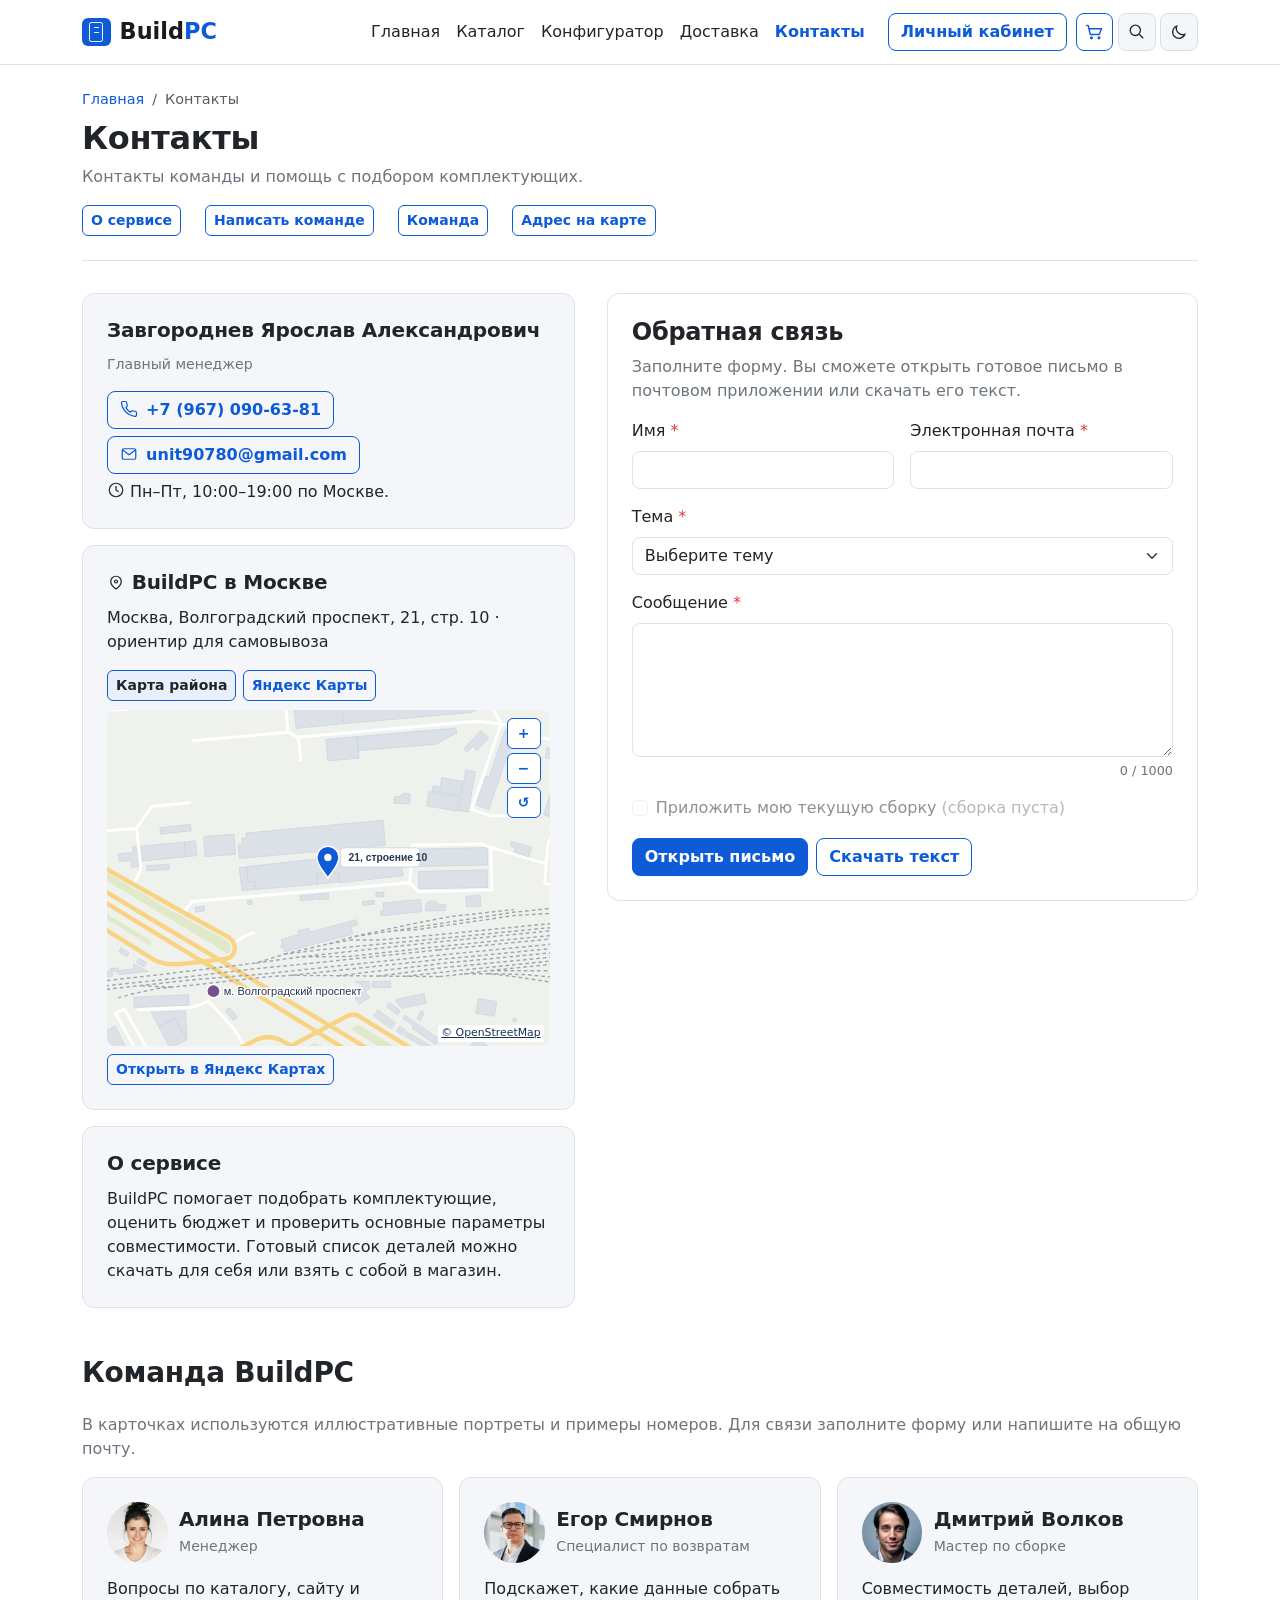
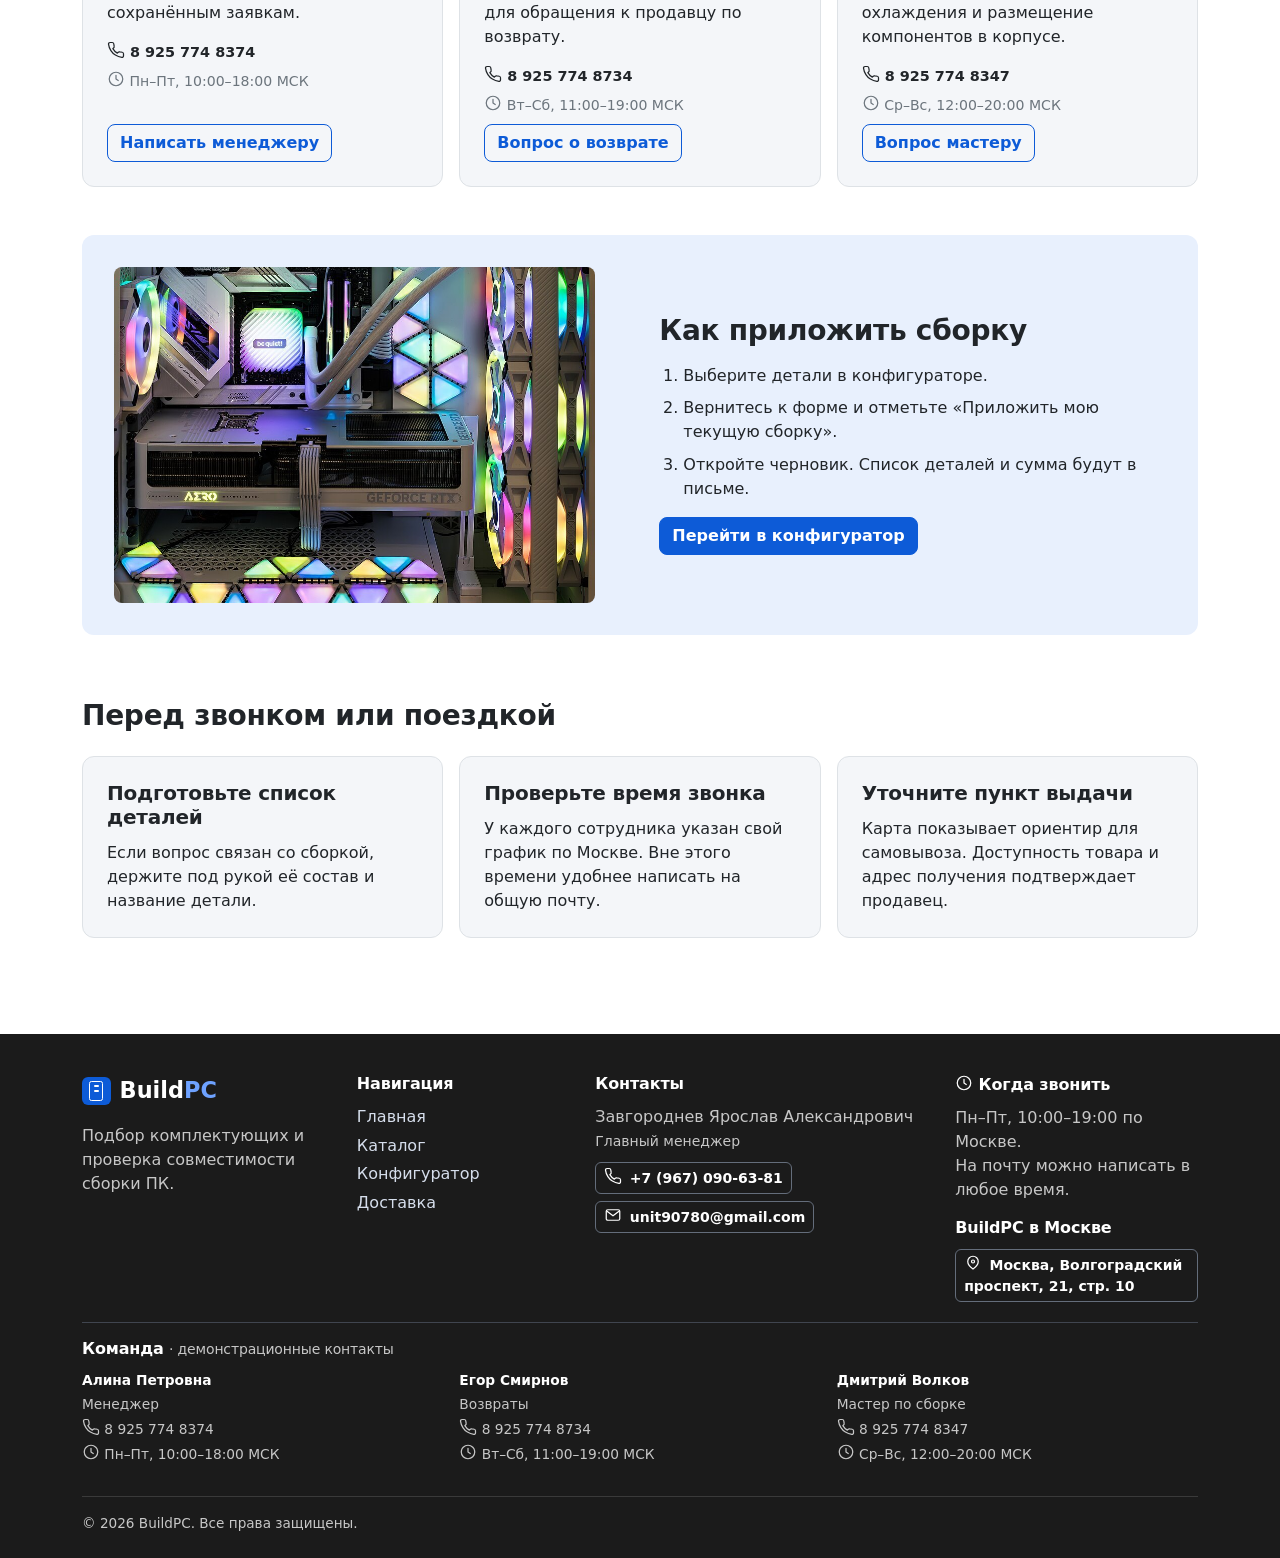
<file: contacts.html>
<!DOCTYPE html>
<html lang="ru">
<head>
  <meta charset="UTF-8">
  <meta name="theme-color" content="#ffffff">
  <meta name="viewport" content="width=device-width, initial-scale=1">
  <title>Контакты — BuildPC</title>
  <meta name="description" content="Контакты BuildPC, время звонков и форма обратной связи.">
  <script src="js/theme.js"></script>
  <link rel="stylesheet" href="vendor/bootstrap/bootstrap.min.css">
  <link rel="stylesheet" href="css/style.css">
</head>
<body>

  <a class="skip-link" href="#main">Перейти к содержанию</a>

  <header class="site-header sticky-top" data-header>
    <nav class="navbar navbar-expand-lg site-header__nav" aria-label="Основное меню">
      <div class="container">
        <a class="navbar-brand site-logo" href="index.html" aria-label="BuildPC — на главную"><span class="site-logo__mark" aria-hidden="true"></span><span>Build<span class="site-logo__accent">PC</span></span></a>
        <button class="navbar-toggler" type="button" data-bs-toggle="collapse" data-bs-target="#mainNav"
          aria-controls="mainNav" aria-expanded="false" aria-label="Открыть меню">
          <span class="navbar-toggler-icon"></span>
        </button>
        <div class="collapse navbar-collapse" id="mainNav">
          <ul class="navbar-nav ms-auto site-nav">
            <li class="nav-item"><a class="nav-link site-nav__link" href="index.html">Главная</a></li>
            <li class="nav-item"><a class="nav-link site-nav__link" href="catalog.html">Каталог</a></li>
            <li class="nav-item"><a class="nav-link site-nav__link" href="configurator.html">Конфигуратор</a></li>
            <li class="nav-item"><a class="nav-link site-nav__link" href="delivery.html">Доставка</a></li>
            <li class="nav-item"><a class="nav-link site-nav__link" href="contacts.html" aria-current="page">Контакты</a></li>
          </ul>
          <a class="btn btn--ghost site-header__account" href="account.html">Личный кабинет</a>
        </div>
        <div class="site-header__tools">
          <a class="btn btn--ghost site-header__build site-header__tool" href="configurator.html" data-build-cart aria-label="Корзина" title="Корзина"><svg class="ui-icon" width="20" height="20" viewBox="0 0 24 24" fill="none" stroke="currentColor" stroke-width="1.7" stroke-linecap="round" stroke-linejoin="round" aria-hidden="true"><path d="M3 4h2l2.5 11h10.8L21 8H7"/><circle cx="9" cy="19" r="1"/><circle cx="18" cy="19" r="1"/></svg></a>
          <button class="btn btn--quiet site-header__tool" type="button" data-site-search aria-label="Поиск по сайту" title="Поиск по сайту"><svg class="ui-icon" width="19" height="19" viewBox="0 0 24 24" fill="none" stroke="currentColor" stroke-width="1.7" stroke-linecap="round" aria-hidden="true"><circle cx="10.5" cy="10.5" r="6.5"/><path d="m16 16 4 4"/></svg></button>
          <button class="btn btn--quiet site-header__tool" type="button" data-theme-toggle aria-label="Включить тёмную тему" title="Переключить тему"><svg class="ui-icon theme-icon--dark" width="18" height="18" viewBox="0 0 24 24" fill="none" stroke="currentColor" stroke-width="1.7" stroke-linecap="round" aria-hidden="true"><path d="M20 15A8.5 8.5 0 0 1 9 4a8.5 8.5 0 1 0 11 11Z"/></svg><svg class="ui-icon theme-icon--light" width="18" height="18" viewBox="0 0 24 24" fill="none" stroke="currentColor" stroke-width="1.7" stroke-linecap="round" aria-hidden="true"><circle cx="12" cy="12" r="4"/><path d="M12 2v2m0 16v2M2 12h2m16 0h2M5 5l1.4 1.4m11.2 11.2L19 19m0-14-1.4 1.4M6.4 17.6 5 19"/></svg></button>
        </div>
      </div>
    </nav>
  </header>

  <main id="main" tabindex="-1">
    <div class="container">
      <header class="page-head">
        <nav aria-label="Хлебные крошки">
          <ol class="breadcrumb breadcrumbs">
            <li class="breadcrumb-item"><a href="index.html">Главная</a></li>
            <li class="breadcrumb-item active" aria-current="page">Контакты</li>
          </ol>
        </nav>
        <h1 class="page-head__title">Контакты</h1>
        <p class="page-head__lead">Контакты команды и помощь с подбором комплектующих.</p>
        <ul class="anchor-nav" aria-label="Разделы страницы">
          <li><a class="btn btn-sm btn--ghost" href="#about-service">О сервисе</a></li>
          <li><a class="btn btn-sm btn--ghost" href="#feedback">Написать команде</a></li>
          <li><a class="btn btn-sm btn--ghost" href="#topics">Команда</a></li>
          <li><a class="btn btn-sm btn--ghost" href="#map">Адрес на карте</a></li>
        </ul>
      </header>

      <div class="contacts">
        <div>
          <section class="contact-card" aria-labelledby="contactPersonTitle">
            <h2 class="contact-card__title" id="contactPersonTitle">Завгороднев Ярослав Александрович</h2>
            <p class="staff__role">Главный менеджер</p>
            <address class="contact-person">
              <div class="contact-actions">
                <a class="btn btn--ghost" href="tel:+79670906381"><svg class="ui-icon" width="18" height="18" viewBox="0 0 24 24" fill="none" stroke="currentColor" stroke-width="1.65" stroke-linecap="round" stroke-linejoin="round" aria-hidden="true"><path d="M22 16.9v3a2 2 0 0 1-2.2 2 19.8 19.8 0 0 1-8.6-3.1 19.5 19.5 0 0 1-6-6A19.8 19.8 0 0 1 2 4.2 2 2 0 0 1 4 2h3a2 2 0 0 1 2 1.7l.5 3.2a2 2 0 0 1-.5 2.1l-1.2 1.2a16 16 0 0 0 6 6l1.2-1.2a2 2 0 0 1 2.1-.5l3.2.5a2 2 0 0 1 1.7 1.9Z"/></svg> +7 (967) 090-63-81</a>
                <a class="btn btn--ghost" href="mailto:unit90780@gmail.com" data-contact-email><svg class="ui-icon" width="18" height="18" viewBox="0 0 24 24" fill="none" stroke="currentColor" stroke-width="1.65" stroke-linecap="round" stroke-linejoin="round" aria-hidden="true"><rect x="3" y="5" width="18" height="14" rx="2"/><path d="m4 7 8 6 8-6"/></svg> unit90780@gmail.com</a>
              </div>
              <span><svg class="ui-icon" width="18" height="18" viewBox="0 0 24 24" fill="none" stroke="currentColor" stroke-width="1.65" stroke-linecap="round" stroke-linejoin="round" aria-hidden="true"><circle cx="12" cy="12" r="9"/><path d="M12 7v5l3 2"/></svg> Пн–Пт, 10:00–19:00 по Москве.</span>
            </address>
          </section>
          <section class="contact-card contact-map" id="map" aria-labelledby="contactMapTitle">
            <h2 class="contact-card__title" id="contactMapTitle"><svg class="ui-icon" width="18" height="18" viewBox="0 0 24 24" fill="none" stroke="currentColor" stroke-width="1.65" stroke-linecap="round" stroke-linejoin="round" aria-hidden="true"><path d="M19 10c0 5-7 10-7 10s-7-5-7-10a7 7 0 1 1 14 0Z"/><circle cx="12" cy="10" r="2"/></svg> BuildPC в Москве</h2>
            <p>Москва, Волгоградский проспект, 21, стр. 10 · ориентир для самовывоза</p>
            <div class="contact-map__modes" aria-label="Вид карты">
              <button class="btn btn-sm btn--ghost" type="button" data-map-mode="local" aria-pressed="true">Карта района</button>
              <button class="btn btn-sm btn--ghost" type="button" data-map-mode="yandex" aria-pressed="false">Яндекс Карты</button>
            </div>
            <div class="contact-map__viewport" data-map-local>
              <div class="contact-map__canvas" data-map-canvas tabindex="0" aria-label="Карта района. Стрелки перемещают карту, плюс и минус меняют масштаб.">
                <img src="img/address-map.svg" alt="Волгоградский проспект, строение 10 и ближайшая станция метро" draggable="false">
              </div>
              <div class="contact-map__controls" aria-label="Масштаб карты">
                <button class="btn btn-sm btn--ghost" type="button" data-map-zoom="1" aria-label="Приблизить">+</button>
                <button class="btn btn-sm btn--ghost" type="button" data-map-zoom="-1" aria-label="Отдалить">−</button>
                <button class="btn btn-sm btn--ghost" type="button" data-map-reset aria-label="Вернуть исходный масштаб">↺</button>
              </div>
              <a class="contact-map__credit" href="https://www.openstreetmap.org/copyright" target="_blank" rel="noopener">© OpenStreetMap</a>
            </div>
            <iframe data-map-yandex hidden data-src="https://yandex.ru/map-widget/v1/?z=17&amp;ll=37.689046%2C55.726440&amp;pt=37.689046%2C55.726440%2Cpm2blm&amp;text=%D0%9C%D0%BE%D1%81%D0%BA%D0%B2%D0%B0%2C%20%D0%92%D0%BE%D0%BB%D0%B3%D0%BE%D0%B3%D1%80%D0%B0%D0%B4%D1%81%D0%BA%D0%B8%D0%B9%20%D0%BF%D1%80%D0%BE%D1%81%D0%BF%D0%B5%D0%BA%D1%82%2C%2021%2C%20%D1%81%D1%82%D1%80.%2010" title="Яндекс Карты: Волгоградский проспект, 21, строение 10" referrerpolicy="strict-origin-when-cross-origin"></iframe>
            <a class="btn btn-sm btn--ghost mt-2" href="https://yandex.ru/maps/?text=%D0%9C%D0%BE%D1%81%D0%BA%D0%B2%D0%B0%2C%20%D0%92%D0%BE%D0%BB%D0%B3%D0%BE%D0%B3%D1%80%D0%B0%D0%B4%D1%81%D0%BA%D0%B8%D0%B9%20%D0%BF%D1%80%D0%BE%D1%81%D0%BF%D0%B5%D0%BA%D1%82%2C%2021%2C%20%D1%81%D1%82%D1%80.%2010" target="_blank" rel="noopener">Открыть в Яндекс Картах</a>
          </section>
          <section class="contact-card" id="about-service" aria-labelledby="aboutServiceTitle">
            <h2 class="contact-card__title" id="aboutServiceTitle">О сервисе</h2>
            <p class="contact-card__text">BuildPC помогает подобрать комплектующие, оценить бюджет и проверить основные параметры совместимости. Готовый список деталей можно скачать для себя или взять с собой в магазин.</p>
          </section>
        </div>

        <section class="feedback" id="feedback" aria-labelledby="feedbackTitle">
          <h2 class="feedback__title" id="feedbackTitle">Обратная связь</h2>
          <p class="feedback__hint">Заполните форму. Вы сможете открыть готовое письмо в почтовом приложении или скачать его текст.</p>

          <div class="alert d-none" role="alert" data-form-status tabindex="-1"></div>

          <form class="row g-3" method="post" novalidate data-feedback-form>
            <div class="col-sm-6">
              <label class="form-label" for="fbName">Имя <span class="feedback__required" aria-hidden="true">*</span></label>
              <input class="form-control" type="text" id="fbName" name="name" autocomplete="name" required minlength="2" maxlength="60" aria-describedby="fbNameError">
              <div class="invalid-feedback" id="fbNameError"></div>
            </div>
            <div class="col-sm-6">
              <label class="form-label" for="fbEmail">Электронная почта <span class="feedback__required" aria-hidden="true">*</span></label>
              <input class="form-control" type="email" id="fbEmail" name="email" autocomplete="email" required maxlength="120" aria-describedby="fbEmailError">
              <div class="invalid-feedback" id="fbEmailError"></div>
            </div>
            <div class="col-12">
              <label class="form-label" for="fbTopic">Тема <span class="feedback__required" aria-hidden="true">*</span></label>
              <select class="form-select" id="fbTopic" name="topic" required aria-describedby="fbTopicError">
                <option value="">Выберите тему</option>
                <option value="build">Помощь со сборкой</option>
                <option value="return">Вопрос о возврате</option>
                <option value="error">Ошибка в каталоге</option>
                <option value="idea">Предложение по сервису</option>
                <option value="other">Другое</option>
              </select>
              <div class="invalid-feedback" id="fbTopicError"></div>
            </div>
            <div class="col-12">
              <label class="form-label" for="fbMessage">Сообщение <span class="feedback__required" aria-hidden="true">*</span></label>
              <textarea class="form-control" id="fbMessage" name="message" rows="5" required minlength="10" maxlength="1000" aria-describedby="fbMessageError fbMessageCounter"></textarea>
              <div class="feedback__counter" id="fbMessageCounter" data-counter>0 / 1000</div>
              <div class="invalid-feedback" id="fbMessageError"></div>
            </div>
            <div class="col-12">
              <div class="form-check">
                <input class="form-check-input" type="checkbox" id="fbAttach" name="attachBuild">
                <label class="form-check-label" for="fbAttach">Приложить мою текущую сборку <span class="text-secondary" data-attach-hint></span></label>
              </div>
            </div>
            <div class="col-12">
              <div class="d-flex flex-wrap gap-2">
                <button class="btn btn--accent" type="submit" value="mail">Открыть письмо</button>
                <button class="btn btn--ghost" type="submit" value="download">Скачать текст</button>
              </div>
            </div>
          </form>
        </section>
      </div>

      <section class="section" id="topics" aria-labelledby="topicsTitle">
        <div class="section__head"><h2 class="section__title" id="topicsTitle">Команда BuildPC</h2></div>
        <p class="support-topics__note">В карточках используются иллюстративные портреты и примеры номеров. Для связи заполните форму или напишите на общую почту.</p>
        <div class="support-topics">
          <article class="contact-card">
            <div class="staff__top"><img class="staff__avatar" src="img/products/staff-alina.jpg" alt="" width="64" height="64" loading="lazy"><div>
              <h3 class="contact-card__title">Алина Петровна</h3><span class="staff__role">Менеджер</span>
            </div></div>
            <p>Вопросы по каталогу, сайту и сохранённым заявкам.</p>
            <p class="staff__phone"><svg class="ui-icon" width="18" height="18" viewBox="0 0 24 24" fill="none" stroke="currentColor" stroke-width="1.65" stroke-linecap="round" stroke-linejoin="round" aria-hidden="true"><path d="M22 16.9v3a2 2 0 0 1-2.2 2 19.8 19.8 0 0 1-8.6-3.1 19.5 19.5 0 0 1-6-6A19.8 19.8 0 0 1 2 4.2 2 2 0 0 1 4 2h3a2 2 0 0 1 2 1.7l.5 3.2a2 2 0 0 1-.5 2.1l-1.2 1.2a16 16 0 0 0 6 6l1.2-1.2a2 2 0 0 1 2.1-.5l3.2.5a2 2 0 0 1 1.7 1.9Z"/></svg> 8 925 774 8374</p>
            <p class="staff__hours"><svg class="ui-icon" width="18" height="18" viewBox="0 0 24 24" fill="none" stroke="currentColor" stroke-width="1.65" stroke-linecap="round" stroke-linejoin="round" aria-hidden="true"><circle cx="12" cy="12" r="9"/><path d="M12 7v5l3 2"/></svg> Пн–Пт, 10:00–18:00 МСК</p>
            <button class="btn btn--ghost" type="button" data-feedback-topic="other">Написать менеджеру</button>
          </article>
          <article class="contact-card">
            <div class="staff__top"><img class="staff__avatar" src="img/products/staff-egor.jpg" alt="" width="64" height="64" loading="lazy"><div>
              <h3 class="contact-card__title">Егор Смирнов</h3><span class="staff__role">Специалист по возвратам</span>
            </div></div>
            <p>Подскажет, какие данные собрать для обращения к продавцу по возврату.</p>
            <p class="staff__phone"><svg class="ui-icon" width="18" height="18" viewBox="0 0 24 24" fill="none" stroke="currentColor" stroke-width="1.65" stroke-linecap="round" stroke-linejoin="round" aria-hidden="true"><path d="M22 16.9v3a2 2 0 0 1-2.2 2 19.8 19.8 0 0 1-8.6-3.1 19.5 19.5 0 0 1-6-6A19.8 19.8 0 0 1 2 4.2 2 2 0 0 1 4 2h3a2 2 0 0 1 2 1.7l.5 3.2a2 2 0 0 1-.5 2.1l-1.2 1.2a16 16 0 0 0 6 6l1.2-1.2a2 2 0 0 1 2.1-.5l3.2.5a2 2 0 0 1 1.7 1.9Z"/></svg> 8 925 774 8734</p>
            <p class="staff__hours"><svg class="ui-icon" width="18" height="18" viewBox="0 0 24 24" fill="none" stroke="currentColor" stroke-width="1.65" stroke-linecap="round" stroke-linejoin="round" aria-hidden="true"><circle cx="12" cy="12" r="9"/><path d="M12 7v5l3 2"/></svg> Вт–Сб, 11:00–19:00 МСК</p>
            <button class="btn btn--ghost" type="button" data-feedback-topic="return">Вопрос о возврате</button>
          </article>
          <article class="contact-card">
            <div class="staff__top"><img class="staff__avatar" src="img/products/staff-dmitry.jpg" alt="" width="64" height="64" loading="lazy"><div>
              <h3 class="contact-card__title">Дмитрий Волков</h3><span class="staff__role">Мастер по сборке</span>
            </div></div>
            <p>Совместимость деталей, выбор охлаждения и размещение компонентов в корпусе.</p>
            <p class="staff__phone"><svg class="ui-icon" width="18" height="18" viewBox="0 0 24 24" fill="none" stroke="currentColor" stroke-width="1.65" stroke-linecap="round" stroke-linejoin="round" aria-hidden="true"><path d="M22 16.9v3a2 2 0 0 1-2.2 2 19.8 19.8 0 0 1-8.6-3.1 19.5 19.5 0 0 1-6-6A19.8 19.8 0 0 1 2 4.2 2 2 0 0 1 4 2h3a2 2 0 0 1 2 1.7l.5 3.2a2 2 0 0 1-.5 2.1l-1.2 1.2a16 16 0 0 0 6 6l1.2-1.2a2 2 0 0 1 2.1-.5l3.2.5a2 2 0 0 1 1.7 1.9Z"/></svg> 8 925 774 8347</p>
            <p class="staff__hours"><svg class="ui-icon" width="18" height="18" viewBox="0 0 24 24" fill="none" stroke="currentColor" stroke-width="1.65" stroke-linecap="round" stroke-linejoin="round" aria-hidden="true"><circle cx="12" cy="12" r="9"/><path d="M12 7v5l3 2"/></svg> Ср–Вс, 12:00–20:00 МСК</p>
            <button class="btn btn--ghost" type="button" data-feedback-topic="build">Вопрос мастеру</button>
          </article>
        </div>
      </section>

      <section class="support-build" aria-labelledby="supportBuildTitle">
        <img src="img/products/hero-pc.jpg" alt="Комплектующие внутри собранного компьютера" loading="lazy" width="960" height="960">
        <div>
          <h2 class="section__title" id="supportBuildTitle">Как приложить сборку</h2>
          <ol>
            <li>Выберите детали в конфигураторе.</li>
            <li>Вернитесь к форме и отметьте «Приложить мою текущую сборку».</li>
            <li>Откройте черновик. Список деталей и сумма будут в письме.</li>
          </ol>
          <a class="btn btn--accent" href="configurator.html">Перейти в конфигуратор</a>
        </div>
      </section>
      <section class="section contact-visit" aria-labelledby="visitTitle">
        <div class="section__head"><h2 class="section__title" id="visitTitle">Перед звонком или поездкой</h2></div>
        <div class="support-topics">
          <article class="contact-card"><h3 class="contact-card__title">Подготовьте список деталей</h3><p class="mb-0">Если вопрос связан со сборкой, держите под рукой её состав и название детали.</p></article>
          <article class="contact-card"><h3 class="contact-card__title">Проверьте время звонка</h3><p class="mb-0">У каждого сотрудника указан свой график по Москве. Вне этого времени удобнее написать на общую почту.</p></article>
          <article class="contact-card"><h3 class="contact-card__title">Уточните пункт выдачи</h3><p class="mb-0">Карта показывает ориентир для самовывоза. Доступность товара и адрес получения подтверждает продавец.</p></article>
        </div>
      </section>
    </div>
    <noscript><p class="container py-3">Для каталога, конфигуратора и формы обратной связи включите JavaScript.</p></noscript>
  </main>

  <footer class="site-footer">
    <div class="container">
      <div class="site-footer__grid">
        <div>
          <a class="site-logo" href="index.html">
            <span class="site-logo__mark" aria-hidden="true"></span>
            <span>Build<span class="site-logo__accent">PC</span></span>
          </a>
          <p class="site-footer__about">Подбор комплектующих и проверка совместимости сборки ПК.</p>
        </div>
        <nav aria-label="Навигация в подвале">
          <h2 class="site-footer__title">Навигация</h2>
          <ul class="site-footer__nav">
            <li><a href="index.html">Главная</a></li>
            <li><a href="catalog.html">Каталог</a></li>
            <li><a href="configurator.html">Конфигуратор</a></li>
            <li><a href="delivery.html">Доставка</a></li>
          </ul>
        </nav>
        <div>
          <h2 class="site-footer__title">Контакты</h2>
          <address class="site-footer__contacts">
            <span>Завгороднев Ярослав Александрович<br><small>Главный менеджер</small></span>
            <div class="site-footer__actions">
              <a class="btn btn-sm btn--footer" href="tel:+79670906381"><svg class="ui-icon" width="18" height="18" viewBox="0 0 24 24" fill="none" stroke="currentColor" stroke-width="1.65" stroke-linecap="round" stroke-linejoin="round" aria-hidden="true"><path d="M22 16.9v3a2 2 0 0 1-2.2 2 19.8 19.8 0 0 1-8.6-3.1 19.5 19.5 0 0 1-6-6A19.8 19.8 0 0 1 2 4.2 2 2 0 0 1 4 2h3a2 2 0 0 1 2 1.7l.5 3.2a2 2 0 0 1-.5 2.1l-1.2 1.2a16 16 0 0 0 6 6l1.2-1.2a2 2 0 0 1 2.1-.5l3.2.5a2 2 0 0 1 1.7 1.9Z"/></svg> +7 (967) 090-63-81</a>
              <a class="btn btn-sm btn--footer" href="mailto:unit90780@gmail.com"><svg class="ui-icon" width="18" height="18" viewBox="0 0 24 24" fill="none" stroke="currentColor" stroke-width="1.65" stroke-linecap="round" stroke-linejoin="round" aria-hidden="true"><rect x="3" y="5" width="18" height="14" rx="2"/><path d="m4 7 8 6 8-6"/></svg> unit90780@gmail.com</a>
            </div>
          </address>
        </div>
        <div>
          <h2 class="site-footer__title"><svg class="ui-icon" width="18" height="18" viewBox="0 0 24 24" fill="none" stroke="currentColor" stroke-width="1.65" stroke-linecap="round" stroke-linejoin="round" aria-hidden="true"><circle cx="12" cy="12" r="9"/><path d="M12 7v5l3 2"/></svg> Когда звонить</h2>
          <p class="mb-0">Пн–Пт, 10:00–19:00 по Москве.<br>На почту можно написать в любое время.</p>
          <h2 class="site-footer__title mt-3">BuildPC в Москве</h2>
          <a class="btn btn-sm btn--footer site-footer__map" href="https://yandex.ru/maps/?text=%D0%9C%D0%BE%D1%81%D0%BA%D0%B2%D0%B0%2C%20%D0%92%D0%BE%D0%BB%D0%B3%D0%BE%D0%B3%D1%80%D0%B0%D0%B4%D1%81%D0%BA%D0%B8%D0%B9%20%D0%BF%D1%80%D0%BE%D1%81%D0%BF%D0%B5%D0%BA%D1%82%2C%2021%2C%20%D1%81%D1%82%D1%80.%2010" target="_blank" rel="noopener">
            <svg class="ui-icon" width="18" height="18" viewBox="0 0 24 24" fill="none" stroke="currentColor" stroke-width="1.65" stroke-linecap="round" stroke-linejoin="round" aria-hidden="true"><path d="M19 10c0 5-7 10-7 10s-7-5-7-10a7 7 0 1 1 14 0Z"/><circle cx="12" cy="10" r="2"/></svg> Москва, Волгоградский проспект, 21, стр. 10
          </a>
        </div>
      </div>
      <section class="site-footer__team" aria-labelledby="footerTeam">
        <h2 class="site-footer__title" id="footerTeam">Команда <small>· демонстрационные контакты</small></h2>
        <ul>
          <li><strong>Алина Петровна</strong><span>Менеджер</span><span><svg class="ui-icon" width="18" height="18" viewBox="0 0 24 24" fill="none" stroke="currentColor" stroke-width="1.65" stroke-linecap="round" stroke-linejoin="round" aria-hidden="true"><path d="M22 16.9v3a2 2 0 0 1-2.2 2 19.8 19.8 0 0 1-8.6-3.1 19.5 19.5 0 0 1-6-6A19.8 19.8 0 0 1 2 4.2 2 2 0 0 1 4 2h3a2 2 0 0 1 2 1.7l.5 3.2a2 2 0 0 1-.5 2.1l-1.2 1.2a16 16 0 0 0 6 6l1.2-1.2a2 2 0 0 1 2.1-.5l3.2.5a2 2 0 0 1 1.7 1.9Z"/></svg> 8 925 774 8374</span><span><svg class="ui-icon" width="18" height="18" viewBox="0 0 24 24" fill="none" stroke="currentColor" stroke-width="1.65" stroke-linecap="round" stroke-linejoin="round" aria-hidden="true"><circle cx="12" cy="12" r="9"/><path d="M12 7v5l3 2"/></svg> Пн–Пт, 10:00–18:00 МСК</span></li>
          <li><strong>Егор Смирнов</strong><span>Возвраты</span><span><svg class="ui-icon" width="18" height="18" viewBox="0 0 24 24" fill="none" stroke="currentColor" stroke-width="1.65" stroke-linecap="round" stroke-linejoin="round" aria-hidden="true"><path d="M22 16.9v3a2 2 0 0 1-2.2 2 19.8 19.8 0 0 1-8.6-3.1 19.5 19.5 0 0 1-6-6A19.8 19.8 0 0 1 2 4.2 2 2 0 0 1 4 2h3a2 2 0 0 1 2 1.7l.5 3.2a2 2 0 0 1-.5 2.1l-1.2 1.2a16 16 0 0 0 6 6l1.2-1.2a2 2 0 0 1 2.1-.5l3.2.5a2 2 0 0 1 1.7 1.9Z"/></svg> 8 925 774 8734</span><span><svg class="ui-icon" width="18" height="18" viewBox="0 0 24 24" fill="none" stroke="currentColor" stroke-width="1.65" stroke-linecap="round" stroke-linejoin="round" aria-hidden="true"><circle cx="12" cy="12" r="9"/><path d="M12 7v5l3 2"/></svg> Вт–Сб, 11:00–19:00 МСК</span></li>
          <li><strong>Дмитрий Волков</strong><span>Мастер по сборке</span><span><svg class="ui-icon" width="18" height="18" viewBox="0 0 24 24" fill="none" stroke="currentColor" stroke-width="1.65" stroke-linecap="round" stroke-linejoin="round" aria-hidden="true"><path d="M22 16.9v3a2 2 0 0 1-2.2 2 19.8 19.8 0 0 1-8.6-3.1 19.5 19.5 0 0 1-6-6A19.8 19.8 0 0 1 2 4.2 2 2 0 0 1 4 2h3a2 2 0 0 1 2 1.7l.5 3.2a2 2 0 0 1-.5 2.1l-1.2 1.2a16 16 0 0 0 6 6l1.2-1.2a2 2 0 0 1 2.1-.5l3.2.5a2 2 0 0 1 1.7 1.9Z"/></svg> 8 925 774 8347</span><span><svg class="ui-icon" width="18" height="18" viewBox="0 0 24 24" fill="none" stroke="currentColor" stroke-width="1.65" stroke-linecap="round" stroke-linejoin="round" aria-hidden="true"><circle cx="12" cy="12" r="9"/><path d="M12 7v5l3 2"/></svg> Ср–Вс, 12:00–20:00 МСК</span></li>
        </ul>
      </section>
      <div class="site-footer__bottom">
        <span>© 2026 BuildPC. Все права защищены.</span>
      </div>
    </div>
  </footer>

  <script src="vendor/bootstrap/bootstrap.bundle.min.js"></script>
  <script src="js/data.js"></script>
  <script src="js/compat.js"></script>
  <script src="js/common.js"></script>
  <script src="js/site-search.js"></script>
  <script src="js/contacts.js"></script>
  <script src="js/contact-map.js"></script>
</body>
</html>
</file>
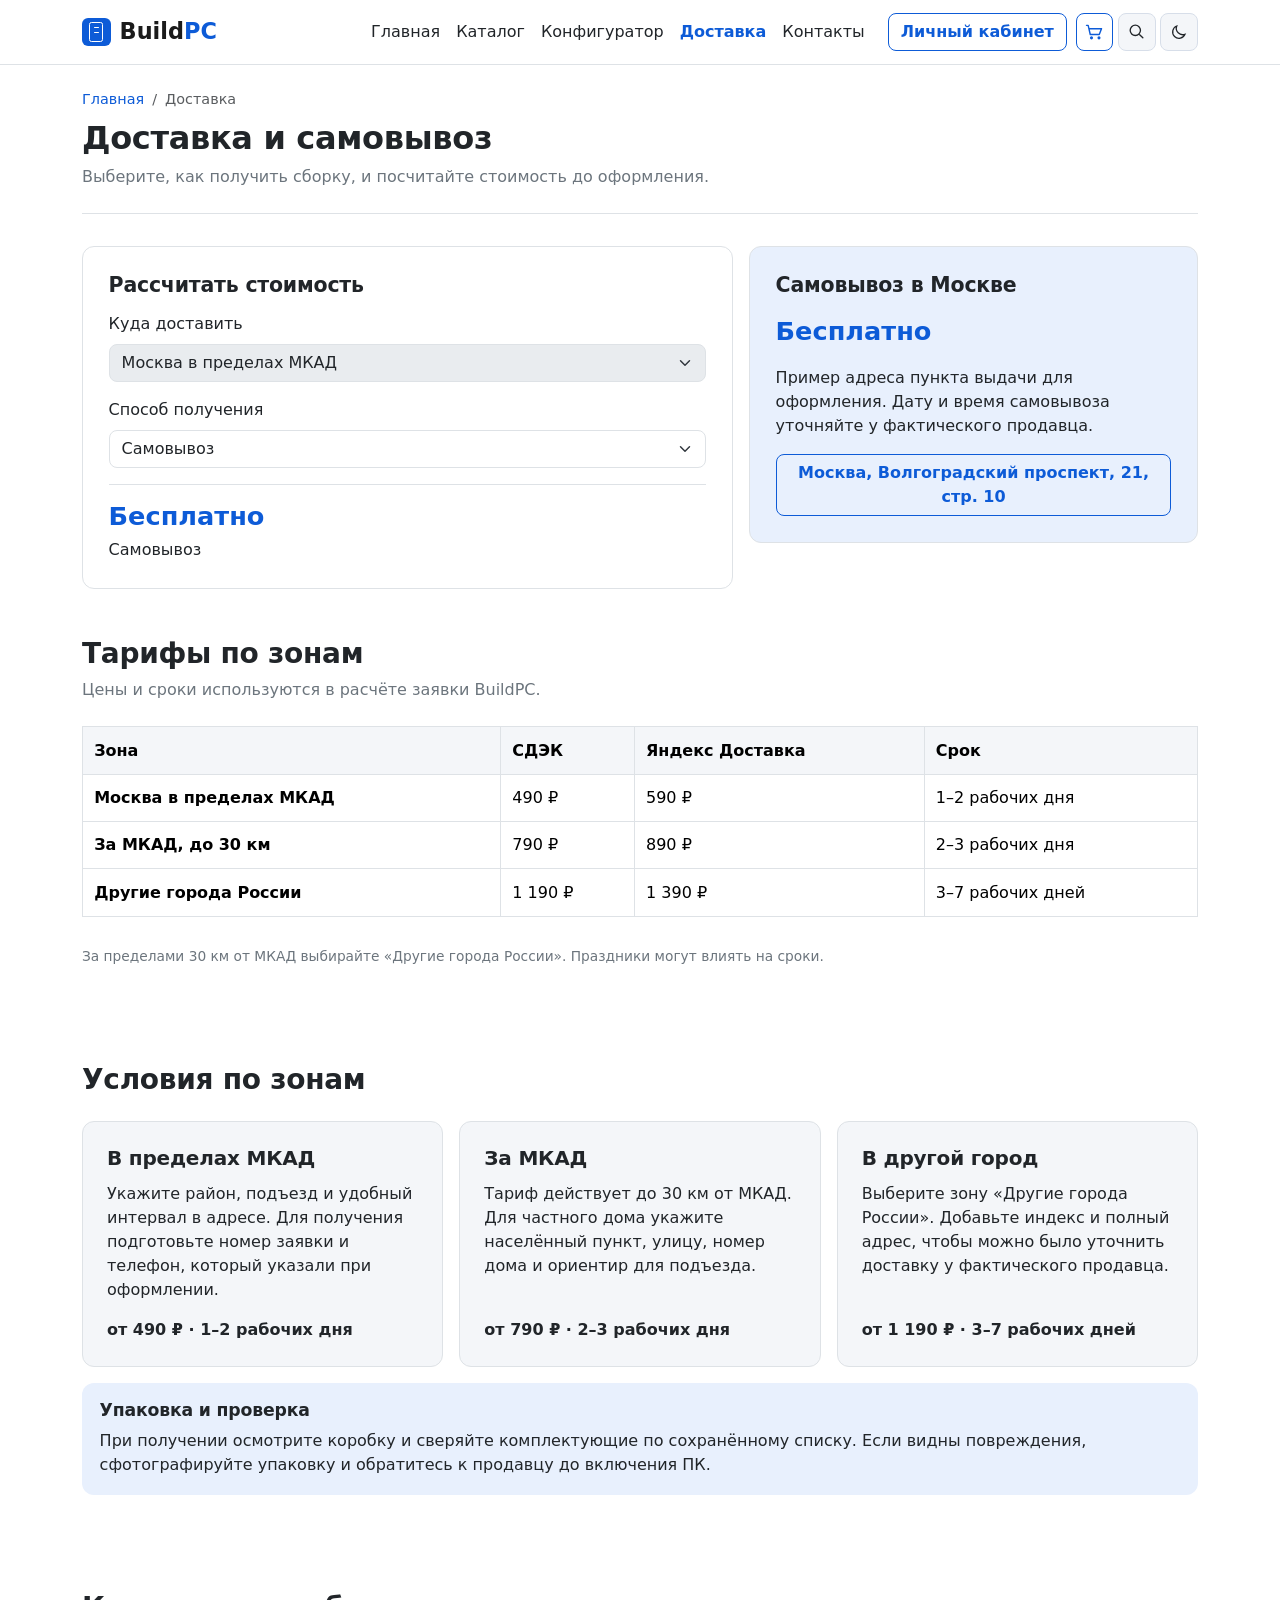
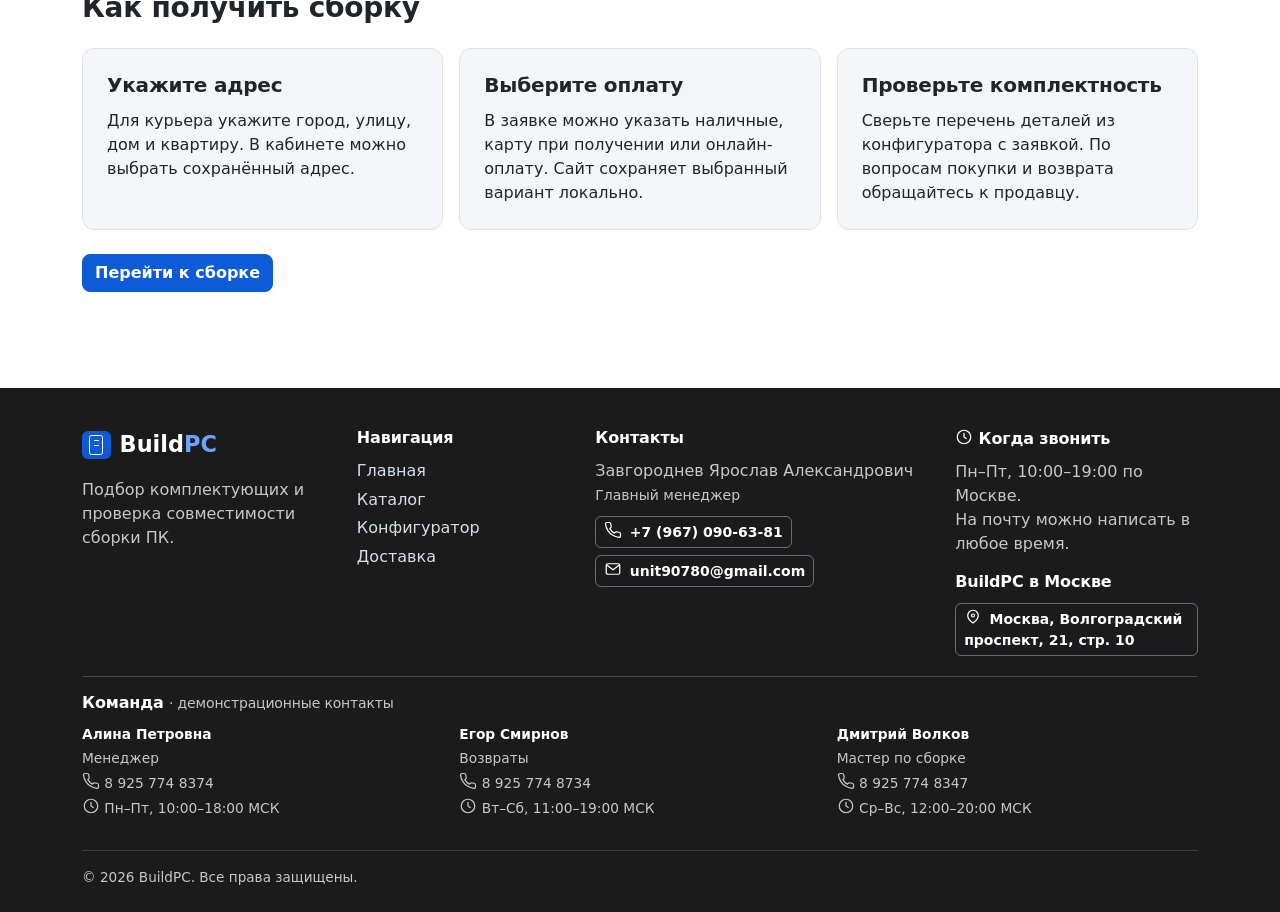
<file: delivery.html>
<!DOCTYPE html>
<html lang="ru">
<head>
  <meta charset="UTF-8">
  <meta name="theme-color" content="#ffffff">
  <meta name="viewport" content="width=device-width, initial-scale=1">
  <title>Доставка и самовывоз — BuildPC</title>
  <meta name="description" content="Тарифы доставки в Москве, за МКАД и по России. Самовывоз, СДЭК и Яндекс Доставка.">
  <script src="js/theme.js"></script>
  <link rel="stylesheet" href="vendor/bootstrap/bootstrap.min.css">
  <link rel="stylesheet" href="css/style.css">
</head>
<body>

  <a class="skip-link" href="#main">Перейти к содержанию</a>

  <header class="site-header sticky-top" data-header>
    <nav class="navbar navbar-expand-lg site-header__nav" aria-label="Основное меню">
      <div class="container">
        <a class="navbar-brand site-logo" href="index.html" aria-label="BuildPC — на главную"><span class="site-logo__mark" aria-hidden="true"></span><span>Build<span class="site-logo__accent">PC</span></span></a>
        <button class="navbar-toggler" type="button" data-bs-toggle="collapse" data-bs-target="#mainNav"
          aria-controls="mainNav" aria-expanded="false" aria-label="Открыть меню">
          <span class="navbar-toggler-icon"></span>
        </button>
        <div class="collapse navbar-collapse" id="mainNav">
          <ul class="navbar-nav ms-auto site-nav">
            <li class="nav-item"><a class="nav-link site-nav__link" href="index.html">Главная</a></li>
            <li class="nav-item"><a class="nav-link site-nav__link" href="catalog.html">Каталог</a></li>
            <li class="nav-item"><a class="nav-link site-nav__link" href="configurator.html">Конфигуратор</a></li>
            <li class="nav-item"><a class="nav-link site-nav__link" href="delivery.html" aria-current="page">Доставка</a></li>
            <li class="nav-item"><a class="nav-link site-nav__link" href="contacts.html">Контакты</a></li>
          </ul>
          <a class="btn btn--ghost site-header__account" href="account.html">Личный кабинет</a>
        </div>
        <div class="site-header__tools">
          <a class="btn btn--ghost site-header__build site-header__tool" href="configurator.html" data-build-cart aria-label="Корзина" title="Корзина"><svg class="ui-icon" width="20" height="20" viewBox="0 0 24 24" fill="none" stroke="currentColor" stroke-width="1.7" stroke-linecap="round" stroke-linejoin="round" aria-hidden="true"><path d="M3 4h2l2.5 11h10.8L21 8H7"/><circle cx="9" cy="19" r="1"/><circle cx="18" cy="19" r="1"/></svg></a>
          <button class="btn btn--quiet site-header__tool" type="button" data-site-search aria-label="Поиск по сайту" title="Поиск по сайту"><svg class="ui-icon" width="19" height="19" viewBox="0 0 24 24" fill="none" stroke="currentColor" stroke-width="1.7" stroke-linecap="round" aria-hidden="true"><circle cx="10.5" cy="10.5" r="6.5"/><path d="m16 16 4 4"/></svg></button>
          <button class="btn btn--quiet site-header__tool" type="button" data-theme-toggle aria-label="Включить тёмную тему" title="Переключить тему"><svg class="ui-icon theme-icon--dark" width="18" height="18" viewBox="0 0 24 24" fill="none" stroke="currentColor" stroke-width="1.7" stroke-linecap="round" aria-hidden="true"><path d="M20 15A8.5 8.5 0 0 1 9 4a8.5 8.5 0 1 0 11 11Z"/></svg><svg class="ui-icon theme-icon--light" width="18" height="18" viewBox="0 0 24 24" fill="none" stroke="currentColor" stroke-width="1.7" stroke-linecap="round" aria-hidden="true"><circle cx="12" cy="12" r="4"/><path d="M12 2v2m0 16v2M2 12h2m16 0h2M5 5l1.4 1.4m11.2 11.2L19 19m0-14-1.4 1.4M6.4 17.6 5 19"/></svg></button>
        </div>
      </div>
    </nav>
  </header>

  <main id="main" tabindex="-1">
    <div class="container">
      <header class="page-head">
        <nav aria-label="Хлебные крошки"><ol class="breadcrumb breadcrumbs">
          <li class="breadcrumb-item"><a href="index.html">Главная</a></li>
          <li class="breadcrumb-item active" aria-current="page">Доставка</li>
        </ol></nav>
        <h1 class="page-head__title">Доставка и самовывоз</h1>
        <p class="page-head__lead">Выберите, как получить сборку, и посчитайте стоимость до оформления.</p>
      </header>

      <div class="delivery-top">
        <section class="checkout__panel" aria-labelledby="deliveryCalc">
          <h2 id="deliveryCalc">Рассчитать стоимость</h2>
          <div class="delivery-calc">
            <label class="form-label" for="calcZone">Куда доставить</label>
            <select class="form-select" id="calcZone"></select>
            <label class="form-label mt-3" for="calcMethod">Способ получения</label>
            <select class="form-select" id="calcMethod"></select>
          </div>
          <div class="delivery-result" aria-live="polite"><strong data-delivery-total></strong><span data-delivery-days></span></div>
        </section>

        <section class="checkout__panel delivery-pickup" aria-labelledby="pickupTitle">
          <h2 id="pickupTitle">Самовывоз в Москве</h2>
          <p class="delivery-results__price">Бесплатно</p>
          <p>Пример адреса пункта выдачи для оформления. Дату и время самовывоза уточняйте у фактического продавца.</p>
          <a class="btn btn--ghost" data-delivery-map target="_blank" rel="noopener">Открыть адрес на карте</a>
        </section>
      </div>

      <section class="section" aria-labelledby="ratesTitle">
        <div class="section__head">
          <div><h2 class="section__title" id="ratesTitle">Тарифы по зонам</h2>
          <p class="section__lead">Цены и сроки используются в расчёте заявки BuildPC.</p></div>
        </div>
        <div class="table-responsive">
          <table class="table table-bordered align-middle delivery-table">
            <thead><tr><th scope="col">Зона</th><th scope="col">СДЭК</th><th scope="col">Яндекс Доставка</th><th scope="col">Срок</th></tr></thead>
            <tbody data-delivery-rates></tbody>
          </table>
        </div>
        <p class="checkout__note">За пределами 30 км от МКАД выбирайте «Другие города России». Праздники могут влиять на сроки.</p>
      </section>

      <section class="section delivery-terms" aria-labelledby="termsTitle">
        <div class="section__head"><h2 class="section__title" id="termsTitle">Условия по зонам</h2></div>
        <div class="support-topics">
          <article class="contact-card">
            <h3 class="contact-card__title">В пределах МКАД</h3>
            <p>Укажите район, подъезд и удобный интервал в адресе. Для получения подготовьте номер заявки и телефон, который указали при оформлении.</p>
            <span class="delivery-term__price">от 490 ₽ · 1–2 рабочих дня</span>
          </article>
          <article class="contact-card">
            <h3 class="contact-card__title">За МКАД</h3>
            <p>Тариф действует до 30 км от МКАД. Для частного дома укажите населённый пункт, улицу, номер дома и ориентир для подъезда.</p>
            <span class="delivery-term__price">от 790 ₽ · 2–3 рабочих дня</span>
          </article>
          <article class="contact-card">
            <h3 class="contact-card__title">В другой город</h3>
            <p>Выберите зону «Другие города России». Добавьте индекс и полный адрес, чтобы можно было уточнить доставку у фактического продавца.</p>
            <span class="delivery-term__price">от 1 190 ₽ · 3–7 рабочих дней</span>
          </article>
        </div>
        <div class="delivery-packing">
          <h3>Упаковка и проверка</h3>
          <p>При получении осмотрите коробку и сверяйте комплектующие по сохранённому списку. Если видны повреждения, сфотографируйте упаковку и обратитесь к продавцу до включения ПК.</p>
        </div>
      </section>

      <section class="section internal-guide" aria-labelledby="deliveryNotes">
        <div class="section__head"><h2 class="section__title" id="deliveryNotes">Как получить сборку</h2></div>
        <div class="support-topics">
          <article class="contact-card"><h3 class="contact-card__title">Укажите адрес</h3>
            <p class="mb-0">Для курьера укажите город, улицу, дом и квартиру. В кабинете можно выбрать сохранённый адрес.</p></article>
          <article class="contact-card"><h3 class="contact-card__title">Выберите оплату</h3>
            <p class="mb-0">В заявке можно указать наличные, карту при получении или онлайн-оплату. Сайт сохраняет выбранный вариант локально.</p></article>
          <article class="contact-card"><h3 class="contact-card__title">Проверьте комплектность</h3>
            <p class="mb-0">Сверьте перечень деталей из конфигуратора с заявкой. По вопросам покупки и возврата обращайтесь к продавцу.</p></article>
        </div>
        <a class="btn btn--accent mt-4" href="configurator.html">Перейти к сборке</a>
      </section>
    </div>
  </main>

  <footer class="site-footer">
    <div class="container">
      <div class="site-footer__grid">
        <div>
          <a class="site-logo" href="index.html">
            <span class="site-logo__mark" aria-hidden="true"></span>
            <span>Build<span class="site-logo__accent">PC</span></span>
          </a>
          <p class="site-footer__about">Подбор комплектующих и проверка совместимости сборки ПК.</p>
        </div>
        <nav aria-label="Навигация в подвале">
          <h2 class="site-footer__title">Навигация</h2>
          <ul class="site-footer__nav">
            <li><a href="index.html">Главная</a></li>
            <li><a href="catalog.html">Каталог</a></li>
            <li><a href="configurator.html">Конфигуратор</a></li>
            <li><a href="delivery.html">Доставка</a></li>
          </ul>
        </nav>
        <div>
          <h2 class="site-footer__title">Контакты</h2>
          <address class="site-footer__contacts">
            <span>Завгороднев Ярослав Александрович<br><small>Главный менеджер</small></span>
            <div class="site-footer__actions">
              <a class="btn btn-sm btn--footer" href="tel:+79670906381"><svg class="ui-icon" width="18" height="18" viewBox="0 0 24 24" fill="none" stroke="currentColor" stroke-width="1.65" stroke-linecap="round" stroke-linejoin="round" aria-hidden="true"><path d="M22 16.9v3a2 2 0 0 1-2.2 2 19.8 19.8 0 0 1-8.6-3.1 19.5 19.5 0 0 1-6-6A19.8 19.8 0 0 1 2 4.2 2 2 0 0 1 4 2h3a2 2 0 0 1 2 1.7l.5 3.2a2 2 0 0 1-.5 2.1l-1.2 1.2a16 16 0 0 0 6 6l1.2-1.2a2 2 0 0 1 2.1-.5l3.2.5a2 2 0 0 1 1.7 1.9Z"/></svg> +7 (967) 090-63-81</a>
              <a class="btn btn-sm btn--footer" href="mailto:unit90780@gmail.com"><svg class="ui-icon" width="18" height="18" viewBox="0 0 24 24" fill="none" stroke="currentColor" stroke-width="1.65" stroke-linecap="round" stroke-linejoin="round" aria-hidden="true"><rect x="3" y="5" width="18" height="14" rx="2"/><path d="m4 7 8 6 8-6"/></svg> unit90780@gmail.com</a>
            </div>
          </address>
        </div>
        <div>
          <h2 class="site-footer__title"><svg class="ui-icon" width="18" height="18" viewBox="0 0 24 24" fill="none" stroke="currentColor" stroke-width="1.65" stroke-linecap="round" stroke-linejoin="round" aria-hidden="true"><circle cx="12" cy="12" r="9"/><path d="M12 7v5l3 2"/></svg> Когда звонить</h2>
          <p class="mb-0">Пн–Пт, 10:00–19:00 по Москве.<br>На почту можно написать в любое время.</p>
          <h2 class="site-footer__title mt-3">BuildPC в Москве</h2>
          <a class="btn btn-sm btn--footer site-footer__map" href="https://yandex.ru/maps/?text=%D0%9C%D0%BE%D1%81%D0%BA%D0%B2%D0%B0%2C%20%D0%92%D0%BE%D0%BB%D0%B3%D0%BE%D0%B3%D1%80%D0%B0%D0%B4%D1%81%D0%BA%D0%B8%D0%B9%20%D0%BF%D1%80%D0%BE%D1%81%D0%BF%D0%B5%D0%BA%D1%82%2C%2021%2C%20%D1%81%D1%82%D1%80.%2010" target="_blank" rel="noopener">
            <svg class="ui-icon" width="18" height="18" viewBox="0 0 24 24" fill="none" stroke="currentColor" stroke-width="1.65" stroke-linecap="round" stroke-linejoin="round" aria-hidden="true"><path d="M19 10c0 5-7 10-7 10s-7-5-7-10a7 7 0 1 1 14 0Z"/><circle cx="12" cy="10" r="2"/></svg> Москва, Волгоградский проспект, 21, стр. 10
          </a>
        </div>
      </div>
      <section class="site-footer__team" aria-labelledby="footerTeam">
        <h2 class="site-footer__title" id="footerTeam">Команда <small>· демонстрационные контакты</small></h2>
        <ul>
          <li><strong>Алина Петровна</strong><span>Менеджер</span><span><svg class="ui-icon" width="18" height="18" viewBox="0 0 24 24" fill="none" stroke="currentColor" stroke-width="1.65" stroke-linecap="round" stroke-linejoin="round" aria-hidden="true"><path d="M22 16.9v3a2 2 0 0 1-2.2 2 19.8 19.8 0 0 1-8.6-3.1 19.5 19.5 0 0 1-6-6A19.8 19.8 0 0 1 2 4.2 2 2 0 0 1 4 2h3a2 2 0 0 1 2 1.7l.5 3.2a2 2 0 0 1-.5 2.1l-1.2 1.2a16 16 0 0 0 6 6l1.2-1.2a2 2 0 0 1 2.1-.5l3.2.5a2 2 0 0 1 1.7 1.9Z"/></svg> 8 925 774 8374</span><span><svg class="ui-icon" width="18" height="18" viewBox="0 0 24 24" fill="none" stroke="currentColor" stroke-width="1.65" stroke-linecap="round" stroke-linejoin="round" aria-hidden="true"><circle cx="12" cy="12" r="9"/><path d="M12 7v5l3 2"/></svg> Пн–Пт, 10:00–18:00 МСК</span></li>
          <li><strong>Егор Смирнов</strong><span>Возвраты</span><span><svg class="ui-icon" width="18" height="18" viewBox="0 0 24 24" fill="none" stroke="currentColor" stroke-width="1.65" stroke-linecap="round" stroke-linejoin="round" aria-hidden="true"><path d="M22 16.9v3a2 2 0 0 1-2.2 2 19.8 19.8 0 0 1-8.6-3.1 19.5 19.5 0 0 1-6-6A19.8 19.8 0 0 1 2 4.2 2 2 0 0 1 4 2h3a2 2 0 0 1 2 1.7l.5 3.2a2 2 0 0 1-.5 2.1l-1.2 1.2a16 16 0 0 0 6 6l1.2-1.2a2 2 0 0 1 2.1-.5l3.2.5a2 2 0 0 1 1.7 1.9Z"/></svg> 8 925 774 8734</span><span><svg class="ui-icon" width="18" height="18" viewBox="0 0 24 24" fill="none" stroke="currentColor" stroke-width="1.65" stroke-linecap="round" stroke-linejoin="round" aria-hidden="true"><circle cx="12" cy="12" r="9"/><path d="M12 7v5l3 2"/></svg> Вт–Сб, 11:00–19:00 МСК</span></li>
          <li><strong>Дмитрий Волков</strong><span>Мастер по сборке</span><span><svg class="ui-icon" width="18" height="18" viewBox="0 0 24 24" fill="none" stroke="currentColor" stroke-width="1.65" stroke-linecap="round" stroke-linejoin="round" aria-hidden="true"><path d="M22 16.9v3a2 2 0 0 1-2.2 2 19.8 19.8 0 0 1-8.6-3.1 19.5 19.5 0 0 1-6-6A19.8 19.8 0 0 1 2 4.2 2 2 0 0 1 4 2h3a2 2 0 0 1 2 1.7l.5 3.2a2 2 0 0 1-.5 2.1l-1.2 1.2a16 16 0 0 0 6 6l1.2-1.2a2 2 0 0 1 2.1-.5l3.2.5a2 2 0 0 1 1.7 1.9Z"/></svg> 8 925 774 8347</span><span><svg class="ui-icon" width="18" height="18" viewBox="0 0 24 24" fill="none" stroke="currentColor" stroke-width="1.65" stroke-linecap="round" stroke-linejoin="round" aria-hidden="true"><circle cx="12" cy="12" r="9"/><path d="M12 7v5l3 2"/></svg> Ср–Вс, 12:00–20:00 МСК</span></li>
        </ul>
      </section>
      <div class="site-footer__bottom">
        <span>© 2026 BuildPC. Все права защищены.</span>
      </div>
    </div>
  </footer>

  <script src="vendor/bootstrap/bootstrap.bundle.min.js"></script>
  <script src="js/data.js"></script>
  <script src="js/compat.js"></script>
  <script src="js/common.js"></script>
  <script src="js/site-search.js"></script>
  <script src="js/fulfillment.js"></script>
  <script src="js/delivery.js"></script>
</body>
</html>
</file>
<file: css/style.css>
/* =========================================================
   BuildPC — стили сайта. БЭМ поверх Bootstrap 5.
   Палитра: белый, синий, чёрный.
   ========================================================= */

:root {
  --color-white: #ffffff;
  --color-bg-light: #f4f6f9;
  --color-black: #1b1b1b;
  --color-text: #212529;
  --color-text-muted: #6c757d;
  --color-border: #dee2e6;
  --color-blue: #0d5bd7;
  --color-blue-dark: #0a47a8;
  --color-blue-light: #e8f0fd;
  --color-ok: #198754;
  --color-error: #dc3545;
  --color-warn: #b26a00;

  --radius: 12px;
  --radius-sm: 8px;
  --shadow: 0 1px 2px rgba(16, 24, 40, 0.06), 0 1px 3px rgba(16, 24, 40, 0.08);
  --shadow-hover: 0 8px 24px rgba(16, 24, 40, 0.12);
  --header-height: 64px;

  --bs-body-font-family: system-ui, -apple-system, "Segoe UI", Roboto, Arial, sans-serif;
  --bs-body-color: var(--color-text);
  --bs-link-color: var(--color-blue);
  --bs-link-color-rgb: 13, 91, 215;
  --bs-link-hover-color: var(--color-blue-dark);
  --bs-link-hover-color-rgb: 10, 71, 168;
}

html { scroll-padding-top: calc(var(--header-height) + 16px); }

@media (prefers-reduced-motion: no-preference) {
  html { scroll-behavior: smooth; }
}

body {
  display: flex;
  flex-direction: column;
  min-height: 100vh;
}

main { flex: 1 0 auto; }

h1, h2, h3 { font-weight: 700; letter-spacing: -0.01em; }

.btn { --bs-btn-border-radius: var(--radius-sm); --bs-btn-font-weight: 600; }
.btn-sm { --bs-btn-border-radius: 6px; }
.form-control, .form-select { border-radius: var(--radius-sm); }

:focus-visible { outline: 2px solid var(--color-blue); outline-offset: 2px; }

.skip-link {
  position: absolute;
  left: 1rem;
  top: -100px;
  z-index: 2000;
  padding: 0.5rem 1rem;
  background: var(--color-black);
  color: #fff;
}
.skip-link:focus { top: 0.5rem; color: #fff; }

/* ---------- Кнопки ---------- */

.btn--accent {
  --bs-btn-color: #fff;
  --bs-btn-bg: var(--color-blue);
  --bs-btn-border-color: var(--color-blue);
  --bs-btn-hover-color: #fff;
  --bs-btn-hover-bg: var(--color-blue-dark);
  --bs-btn-hover-border-color: var(--color-blue-dark);
  --bs-btn-active-color: #fff;
  --bs-btn-active-bg: var(--color-blue-dark);
  --bs-btn-disabled-bg: #adb5bd;
  --bs-btn-disabled-border-color: #adb5bd;
}
.btn--accent.is-added {
  --bs-btn-color: var(--color-blue);
  --bs-btn-bg: var(--color-white);
  --bs-btn-hover-color: #fff;
}

.btn--dark {
  --bs-btn-color: #fff;
  --bs-btn-bg: var(--color-black);
  --bs-btn-border-color: var(--color-black);
  --bs-btn-hover-color: #fff;
  --bs-btn-hover-bg: #000;
  --bs-btn-active-color: #fff;
  --bs-btn-active-bg: #000;
}

.btn--ghost {
  --bs-btn-color: var(--color-blue);
  --bs-btn-border-color: var(--color-blue);
  --bs-btn-hover-color: #fff;
  --bs-btn-hover-bg: var(--color-blue);
  --bs-btn-hover-border-color: var(--color-blue);
  --bs-btn-active-color: #fff;
  --bs-btn-active-bg: var(--color-blue-dark);
}

.btn--quiet {
  --bs-btn-color: var(--color-text);
  --bs-btn-bg: var(--color-bg-light);
  --bs-btn-border-color: #d7dee9;
  --bs-btn-hover-color: var(--color-blue-dark);
  --bs-btn-hover-bg: var(--color-blue-light);
  --bs-btn-hover-border-color: var(--color-blue);
  --bs-btn-active-bg: var(--color-blue-light);
  --bs-btn-active-border-color: var(--color-blue);
}
.btn--footer {
  --bs-btn-color: #fff;
  --bs-btn-border-color: #646d7b;
  --bs-btn-hover-color: #fff;
  --bs-btn-hover-bg: #34415a;
  --bs-btn-hover-border-color: #8799b5;
}

/* ---------- Метки ---------- */

.tag {
  display: inline-block;
  padding: 0.15rem 0.5rem;
  border-radius: 999px;
  font-size: 0.75rem;
  font-weight: 600;
  background: var(--color-blue-light);
  color: var(--color-blue);
}
.tag--gaming { background: var(--color-blue); color: #fff; }
.tag--popular { background: var(--color-black); color: #fff; }
.tag--budget { background: var(--color-blue-light); color: var(--color-blue); }
.tag--work { background: #e9ecef; color: var(--color-black); }

/* ---------- Шапка ---------- */

.site-header {
  background: rgba(255, 255, 255, 0.96);
  border-bottom: 1px solid var(--color-border);
}
.site-header--scrolled { box-shadow: 0 2px 6px rgba(0, 0, 0, 0.06); }
.site-header__nav { min-height: var(--header-height); }

.site-logo { font-size: 1.4rem; font-weight: 700; color: var(--color-black); }
.site-logo:hover { color: var(--color-black); }
.site-logo__accent { color: var(--color-blue); }

.site-nav__link { color: var(--color-text); }
.site-nav__link:hover,
.site-nav__link[aria-current="page"] { color: var(--color-blue); }
.site-nav__link[aria-current="page"] { font-weight: 700; }

.site-header__build { margin-left: 1rem; white-space: nowrap; }

@media (max-width: 991.98px) {
  .site-header__build { margin: 0.5rem 0 1rem; }
}

/* ---------- Заголовок внутренних страниц ---------- */

.page-head {
  padding: 1.5rem 0;
  margin-bottom: 2rem;
  border-bottom: 1px solid var(--color-border);
}
.page-head__title { font-size: 2rem; margin: 0.5rem 0; }
.page-head__lead { color: var(--color-text-muted); margin: 0; }

.breadcrumbs { --bs-breadcrumb-margin-bottom: 0; font-size: 0.9rem; }
.breadcrumbs a { text-decoration: none; }

.anchor-nav {
  display: flex;
  flex-wrap: wrap;
  gap: 0.5rem 1.5rem;
  margin: 1rem 0 0;
  padding: 0;
  list-style: none;
}
.anchor-nav__link { color: var(--color-blue); }

/* ---------- Секции ---------- */

.section { padding: 3rem 0; }
.section--gray { background: var(--color-bg-light); }
.section__head {
  display: flex;
  flex-wrap: wrap;
  align-items: flex-end;
  justify-content: space-between;
  gap: 1rem;
  margin-bottom: 1.5rem;
}
.section__title { font-size: 1.75rem; margin: 0; }
.section__lead { color: var(--color-text-muted); margin: 0.5rem 0 0; }

/* ---------- Главная ---------- */

.home .section { padding-block: clamp(3rem, 6vw, 5.25rem); }
.home-hero { background: #f2f6fc; padding-block: clamp(2.25rem, 4vw, 4rem); }
.home-hero__grid {
  display: grid;
  grid-template-columns: minmax(0, .85fr) minmax(0, 1.15fr);
  gap: clamp(0.75rem, 3vw, 2.5rem);
  align-items: center;
}
.home-hero h1 {
  max-width: 16ch;
  margin-bottom: 1.15rem;
  font-size: clamp(2.35rem, 5vw, 4.5rem);
  line-height: 1.06;
  letter-spacing: -0.045em;
  text-wrap: balance;
}
.home-hero p { max-width: 42ch; font-size: 1.125rem; color: var(--color-text-muted); }
.home-hero__actions { display: flex; flex-wrap: wrap; gap: 0.75rem; margin-top: 1.65rem; }
.home-hero__photo { position: relative; display: grid; place-items: center; margin: 0; }
.home-hero__tower { display: block; width: min(100%, 780px); height: auto; object-fit: contain; }

.home-categories {
  display: grid;
  grid-template-columns: repeat(4, minmax(0, 1fr));
  gap: 0;
  margin: 0;
  padding: 0;
  list-style: none;
  border-top: 1px solid var(--color-border);
  border-left: 1px solid var(--color-border);
}
.home-categories__link {
  display: flex;
  align-items: center;
  gap: 0.75rem;
  min-height: 104px;
  height: 100%;
  padding: 0.75rem;
  border-right: 1px solid var(--color-border);
  border-bottom: 1px solid var(--color-border);
  color: var(--color-text);
  text-decoration: none;
  font-weight: 600;
}
.home-categories__link:hover { color: var(--color-blue); background: #f6f9ff; }
.home-categories__photo { display: grid; place-items: center; flex: 0 0 56px; height: 52px; }
.home-categories__photo .product-image { width: 42px; height: 42px; }
.home-categories__count { display: block; font-size: .82rem; font-weight: 400; color: var(--color-text-muted); }

.home-guide {
  display: grid;
  grid-template-columns: minmax(0, 1.38fr) minmax(0, 1fr);
  gap: 0.85rem;
}
.home-guide article { padding: clamp(1.3rem, 3vw, 2.4rem); border: 1px solid var(--color-border); border-radius: var(--radius); }
.home-guide h3 { font-size: 1.2rem; margin-bottom: 0.6rem; }
.home-guide p { margin: 0; max-width: 52ch; }
.home-guide .home-guide__main {
  grid-row: span 2;
  display: flex;
  flex-direction: column;
  justify-content: center;
  background: var(--color-blue-light);
  border-color: var(--color-blue-light);
}
.home-guide__main h3 { font-size: clamp(1.35rem, 2.6vw, 2rem); }
.home-guide__main a { align-self: flex-start; margin-top: 1rem; }
.home-help .faq { max-width: 100%; }
.home + .site-footer { margin-top: 0; }

@media (max-width: 991.98px) {
  .home-categories { grid-template-columns: repeat(2, minmax(0, 1fr)); }
}
@media (max-width: 767.98px) {
  .home-hero__grid, .home-guide { grid-template-columns: 1fr; }
  .home-guide .home-guide__main { grid-row: auto; }
}
@media (max-width: 419.98px) {
  .home-categories__link { align-items: flex-start; flex-direction: column; min-height: 112px; }
  .home-categories__photo { flex-basis: 38px; width: 52px; }
}

/* ---------- Карточки товаров ---------- */

.product-grid {
  display: grid;
  grid-template-columns: repeat(auto-fill, minmax(min(100%, 235px), 1fr));
  gap: 1rem;
}

.product-grid--home { grid-template-columns: repeat(4, minmax(0, 1fr)); }
@media (max-width: 991.98px) { .product-grid--home { grid-template-columns: repeat(2, minmax(0, 1fr)); } }
@media (max-width: 575.98px) { .product-grid--home { grid-template-columns: 1fr; } }

.product-card {
  display: flex;
  flex-direction: column;
  height: 100%;
  overflow: hidden;
  background: var(--color-white);
  border: 1px solid var(--color-border);
  border-radius: var(--radius);
  box-shadow: var(--shadow);
  transition: box-shadow 0.2s ease, border-color 0.2s ease;
}
.product-card:hover { border-color: #b9cdf3; box-shadow: var(--shadow-hover); }
.product-card__media {
  position: relative;
  display: flex;
  align-items: center;
  justify-content: center;
  height: 180px;
  padding: 2.25rem 1rem 0.75rem;
  background: var(--color-white);
  border-bottom: 1px solid var(--color-border);
  color: var(--color-black);
}
.product-card__media .product-image { width: 80px; height: 80px; }

/* Фото товаров: вписываем целиком, без обрезки. */
.product-photo {
  display: block;
  width: 100%;
  height: 100%;
  object-fit: contain;
}
.product-card__tags {
  position: absolute;
  top: 0.5rem;
  left: 0.5rem;
  display: flex;
  flex-wrap: wrap;
  gap: 0.25rem;
  margin: 0;
  padding: 0;
  list-style: none;
}
.product-card__body { flex: 1; padding: 1rem 1rem 0.5rem; }
.product-card__category { font-size: 0.8rem; color: var(--color-text-muted); margin: 0 0 0.25rem; }
.product-card__title { font-size: 1rem; margin: 0 0 0.75rem; }
.product-card__specs { margin: 0; }
.product-card__spec {
  display: flex;
  justify-content: space-between;
  gap: 0.5rem;
  font-size: 0.85rem;
}
.product-card__spec dt { font-weight: 400; color: var(--color-text-muted); }
.product-card__spec dd { margin: 0; text-align: right; }
.product-card__footer {
  display: flex;
  flex-wrap: wrap;
  align-items: center;
  justify-content: space-between;
  gap: 0.5rem;
  padding: 0.75rem 1rem 1rem;
}
.product-card__price { font-size: 1.15rem; font-weight: 700; }
.product-card__actions { display: flex; gap: 0.35rem; }

/* ---------- Готовые сборки ---------- */

.presets {
  display: grid;
  grid-template-columns: repeat(3, minmax(0, 1fr));
  gap: 1.5rem;
}
.preset-card {
  display: flex;
  flex-direction: column;
  padding: 1.5rem;
  background: var(--color-white);
  border: 1px solid var(--color-border);
  border-radius: var(--radius);
  box-shadow: var(--shadow);
}
.preset-card__head { display: flex; justify-content: space-between; align-items: center; gap: 1rem; }
.preset-card__title { font-size: 1.3rem; margin: 0; }
.preset-card__summary { color: var(--color-text-muted); margin: 0.25rem 0 1rem; }
.preset-card__parts { flex: 1; margin: 0 0 1.25rem; padding: 0; list-style: none; font-size: 0.9rem; }
.preset-card__part {
  display: grid;
  grid-template-columns: 7rem minmax(0, 1fr);
  gap: 0.5rem;
  padding: 0.3rem 0;
  border-bottom: 1px solid var(--color-border);
}
.preset-card__part span:first-child { color: var(--color-text-muted); }
.preset-card__foot { display: flex; flex-wrap: wrap; align-items: center; justify-content: space-between; gap: 1rem; }
.preset-card__price { font-size: 1.3rem; font-weight: 700; }

@media (max-width: 991.98px) { .presets { grid-template-columns: repeat(2, minmax(0, 1fr)); } }
@media (max-width: 639.98px) { .presets { grid-template-columns: 1fr; } }

/* ---------- Каталог ---------- */

.catalog {
  display: grid;
  grid-template-columns: 250px minmax(0, 1fr);
  gap: 2rem;
  align-items: start;
}
.filters {
  padding: 1.25rem;
  background: var(--color-bg-light);
  border-radius: var(--radius);
}
.filters__group { margin-bottom: 1.25rem; }
.filters__options { display: grid; gap: 0.25rem; }
.filters__option { display: flex; align-items: center; gap: 0.5rem; }
.filters__option .form-check-input { margin-top: 0; }
.filters__option label { flex: 1; cursor: pointer; }
.filters__count { font-size: 0.8rem; color: var(--color-text-muted); }
.filters__range { display: grid; grid-template-columns: 1fr 1fr; gap: 0.5rem; }
.filters__error { margin-top: 0.4rem; font-size: 0.85rem; color: var(--color-error); }
.catalog__sidebar {
  position: sticky;
  top: calc(var(--header-height) + .75rem);
  z-index: 2;
  padding: .45rem;
  background: var(--color-white);
  border: 1px solid #dce3ee;
  border-radius: var(--radius);
}
.filters__toggle { display: inline-flex; align-items: center; }
.filters__toggle::after { content: ''; width: .5rem; height: .5rem; border: solid currentColor; border-width: 0 2px 2px 0; transform: rotate(45deg); }
.filters__toggle[aria-expanded="true"]::after { transform: rotate(225deg); }
.filters__toggle span { margin-left: auto; margin-right: .5rem; }
.filters.show { margin-top: .45rem; max-height: min(62vh, 38rem); overflow: auto; overscroll-behavior: contain; }
.filters__group summary { font-weight: 650; cursor: pointer; }
.filters__group[open] summary { margin-bottom: .7rem; }

.form-check-input:checked { background-color: var(--color-blue); border-color: var(--color-blue); }

.toolbar {
  display: flex;
  flex-wrap: wrap;
  align-items: center;
  justify-content: space-between;
  gap: 1rem;
  margin-bottom: 1rem;
}
.toolbar__count { margin: 0; }
.toolbar__sort { display: flex; align-items: center; gap: 0.5rem; }
.toolbar__sort label { white-space: nowrap; }

.active-filters { display: flex; flex-wrap: wrap; gap: 0.4rem; margin-bottom: 1rem; }
.active-filters:empty { display: none; }
.active-filters__chip {
  padding: 0.2rem 0.6rem;
  border: 1px solid var(--color-blue);
  border-radius: 4px;
  background: var(--color-blue-light);
  color: var(--color-blue);
  font-size: 0.85rem;
}

.empty-state {
  padding: 2.5rem 1rem;
  text-align: center;
  background: var(--color-bg-light);
  border-radius: var(--radius);
}
.empty-state__title { font-size: 1.15rem; font-weight: 700; }
.empty-state__text { color: var(--color-text-muted); }

@media (max-width: 991.98px) {
  .catalog { grid-template-columns: 1fr; gap: 1rem; }
}

/* ---------- Окно с характеристиками ---------- */

.product-modal__category { font-size: 0.85rem; color: var(--color-text-muted); margin: 0; }
.product-modal__title { font-size: 1.3rem; }
.product-modal__body { display: grid; grid-template-columns: 200px minmax(0, 1fr); gap: 1.5rem; }
.product-modal__figure { margin: 0; }
.product-modal__media {
  display: flex;
  align-items: center;
  justify-content: center;
  height: 200px;
  padding: 0.75rem;
  border: 1px solid var(--color-border);
  border-radius: var(--radius);
}
.product-modal__media .product-image { width: 110px; height: 110px; }
.product-modal__caption { margin-top: 0.35rem; font-size: 0.75rem; color: var(--color-text-muted); text-align: center; }
.product-modal__tags { display: flex; flex-wrap: wrap; gap: 0.25rem; margin: 0 0 0.75rem; padding: 0; list-style: none; }
.product-modal__description { color: var(--color-text-muted); }
.product-modal__subtitle { font-size: 1rem; margin: 1rem 0 0.5rem; }
.product-modal__footer { gap: 0.5rem; }
.product-modal__price { margin-right: auto; font-size: 1.4rem; font-weight: 700; }

@media (max-width: 575.98px) {
  .product-modal__body { grid-template-columns: 1fr; }
  .product-modal__media { height: 140px; }
}

.spec-table { margin: 0; }
.spec-table__row {
  display: grid;
  grid-template-columns: 1fr 1fr;
  gap: 1rem;
  padding: 0.4rem 0;
  border-bottom: 1px solid var(--color-border);
}
.spec-table__name { font-weight: 400; color: var(--color-text-muted); }
.spec-table__value { margin: 0; }

/* ---------- Конфигуратор ---------- */

.configurator {
  display: grid;
  grid-template-columns: minmax(0, 1fr) 340px;
  gap: 2rem;
  align-items: start;
}
.build-progress {
  margin-bottom: 1.25rem;
  padding: 1rem 1.25rem;
  background: var(--color-white);
  border: 1px solid var(--color-border);
  border-radius: var(--radius);
  box-shadow: var(--shadow);
}
.build-progress__text {
  display: flex;
  flex-wrap: wrap;
  justify-content: space-between;
  gap: 0.5rem;
  margin-bottom: 0.6rem;
  font-weight: 600;
}
.build-progress__status { font-size: 0.9rem; }
.build-progress__status--ok { color: var(--color-ok); }
.build-progress__status--warn { color: var(--color-warn); }
.build-progress__status--error { color: var(--color-error); }
.build-progress__bar { height: 8px; }
.build-progress__bar .progress-bar { background-color: var(--color-blue); transition: width 0.3s ease; }

.presets-bar {
  display: flex;
  flex-wrap: wrap;
  align-items: center;
  gap: 0.5rem 0.75rem;
  margin-bottom: 1rem;
}
.presets-bar__label { color: var(--color-text-muted); font-size: 0.95rem; }
.presets-bar__list { display: flex; flex-wrap: wrap; gap: 0.5rem; }

.slots { display: grid; gap: 0.75rem; margin: 0; padding: 0; list-style: none; }
.slot {
  display: grid;
  grid-template-columns: 76px minmax(0, 1fr) auto auto;
  align-items: center;
  gap: 1rem;
  padding: 0.75rem 1rem 0.75rem 0.75rem;
  background: var(--color-white);
  border: 1px solid var(--color-border);
  border-left: 4px solid var(--color-border);
  border-radius: var(--radius);
  box-shadow: var(--shadow);
}
.slot--empty { background: var(--color-bg-light); box-shadow: none; border-style: dashed; border-left-style: solid; }
.slot--ok { border-left-color: var(--color-blue); }
.slot--warn { border-left-color: var(--color-warn); }
.slot--error { border-left-color: var(--color-error); }
.slot__image {
  display: flex;
  align-items: center;
  justify-content: center;
  width: 76px;
  height: 60px;
  padding: 4px;
  background: var(--color-white);
  border-radius: var(--radius-sm);
  color: var(--color-text-muted);
}
.slot__image .product-image { width: 36px; height: 36px; }
.slot__label { display: flex; align-items: center; gap: 0.5rem; margin: 0; font-size: 0.85rem; color: var(--color-text-muted); }
.slot__optional {
  padding: 0 0.45rem;
  border: 1px solid var(--color-border);
  border-radius: 999px;
  font-size: 0.75rem;
}
.slot__name { display: block; font-weight: 700; }
.slot__name--empty { font-weight: 400; color: var(--color-text-muted); }
.slot__meta { display: block; font-size: 0.85rem; color: var(--color-text-muted); }
.slot__issue { display: block; margin-top: 0.25rem; font-size: 0.85rem; }
.slot--error .slot__issue { color: var(--color-error); }
.slot--warn .slot__issue { color: var(--color-warn); }
.slot__price { font-weight: 700; white-space: nowrap; }
.slot__actions { display: flex; gap: 0.35rem; }

@media (max-width: 575.98px) {
  .slot { grid-template-columns: 60px minmax(0, 1fr); gap: 0.5rem 0.75rem; }
  .slot__image { width: 60px; height: 48px; }
  .slot__price { grid-column: 2; }
  .slot__actions { grid-column: 1 / -1; }
  .slot__actions .btn { flex: 1; }
}

.summary {
  position: sticky;
  top: calc(var(--header-height) + 1rem);
  overflow: hidden;
  background: var(--color-white);
  border: 1px solid var(--color-border);
  border-radius: var(--radius);
  box-shadow: var(--shadow);
}
.summary__head { padding: 1.25rem; background: var(--color-blue); color: #fff; }
.summary__label { margin: 0; font-size: 0.95rem; font-weight: 400; opacity: 0.85; }
.summary__total { margin: 0.25rem 0 0; font-size: 2rem; font-weight: 700; }

.budget { margin-top: 0.75rem; }
.budget__bar { height: 6px; }
.budget__bar .progress-bar { background-color: var(--color-blue); }
.budget__text { margin: 0.4rem 0 0; font-size: 0.9rem; color: var(--color-text-muted); }
.budget__text--over { color: var(--color-error); font-weight: 600; }
.summary__section { padding: 1.25rem; border-bottom: 1px solid var(--color-border); }
.summary__section:last-child { border-bottom: 0; }
.summary__title { margin: 0 0 0.75rem; font-size: 1rem; }
.summary__power { display: flex; justify-content: space-between; font-size: 0.95rem; margin: 0; }
.summary__power dt { font-weight: 400; }
.summary__power dd { margin: 0; }
.summary__actions { display: grid; gap: 0.5rem; }

.checks { display: grid; gap: 0.4rem; margin: 0; padding: 0; list-style: none; font-size: 0.9rem; }
.checks__item { padding-left: 1.4rem; position: relative; }
.checks__item::before { position: absolute; left: 0; font-weight: 700; }
.checks__item--ok::before { content: "✓"; color: var(--color-ok); }
.checks__item--warn { color: var(--color-warn); }
.checks__item--warn::before { content: "!"; }
.checks__item--error { color: var(--color-error); }
.checks__item--error::before { content: "✕"; }
.checks__item--info { color: var(--color-text-muted); }
.checks__item--info::before { content: "–"; }

@media (max-width: 991.98px) {
  .configurator { grid-template-columns: 1fr; }
  .summary { position: static; }
}

/* Окно выбора детали */
.picker__tools { display: grid; grid-template-columns: minmax(0, 1.4fr) 1fr 1fr; gap: 0.5rem; }
.picker__bar {
  display: flex;
  flex-wrap: wrap;
  align-items: center;
  justify-content: space-between;
  gap: 0.5rem;
  margin: 0.75rem 0 1rem;
}
.picker__count { font-size: 0.85rem; color: var(--color-text-muted); }
.picker__list { display: grid; gap: 0.6rem; margin: 0; padding: 0; list-style: none; }
.picker__item {
  display: grid;
  grid-template-columns: 88px minmax(0, 1fr) auto;
  align-items: start;
  gap: 1rem;
  padding: 0.75rem;
  border: 1px solid var(--color-border);
  border-radius: var(--radius);
}
.picker__item:hover { border-color: #b9cdf3; }
.picker__item--current { border-color: var(--color-blue); background: var(--color-blue-light); }
.picker__item--incompatible .picker__image { opacity: 0.55; }
.picker__image {
  display: flex;
  align-items: center;
  justify-content: center;
  width: 88px;
  height: 68px;
  padding: 4px;
  background: #fff;
  border-radius: var(--radius-sm);
}
.picker__image .product-image { width: 36px; height: 36px; }
.picker__name { display: block; font-weight: 700; }
.picker__meta { display: block; font-size: 0.85rem; color: var(--color-text-muted); }
.picker__note { display: block; margin-top: 0.2rem; font-size: 0.85rem; }
.picker__note--ok { color: var(--color-ok); }
.picker__note--error { color: var(--color-error); }
.picker__details { margin-top: 0.35rem; font-size: 0.85rem; }
.picker__details summary { color: var(--color-blue); cursor: pointer; }
.picker__details .spec-table { margin-top: 0.4rem; }
.picker__side { display: flex; flex-direction: column; align-items: flex-end; gap: 0.4rem; }
.picker__price { font-weight: 700; white-space: nowrap; }
.picker__current { font-size: 0.85rem; font-weight: 600; color: var(--color-blue); }

@media (max-width: 767.98px) {
  .picker__tools { grid-template-columns: 1fr 1fr; }
  .picker__tools > :first-child { grid-column: 1 / -1; }
}
@media (max-width: 575.98px) {
  .picker__item { grid-template-columns: 64px minmax(0, 1fr); gap: 0.75rem; }
  .picker__image { width: 64px; height: 52px; }
  .picker__side { grid-column: 1 / -1; flex-direction: row; justify-content: space-between; align-items: center; }
}

/* Итог внизу экрана на телефоне */
.mobile-total { display: none; }
@media (max-width: 991.98px) {
  .mobile-total {
    position: fixed;
    left: 0;
    right: 0;
    bottom: 0;
    z-index: 1020;
    display: flex;
    align-items: center;
    justify-content: space-between;
    gap: 1rem;
    padding: 0.65rem 1rem;
    background: #fff;
    border-top: 1px solid var(--color-border);
    box-shadow: 0 -4px 16px rgba(16, 24, 40, 0.08);
  }
  .mobile-total__label { display: block; font-size: 0.8rem; color: var(--color-text-muted); }
  .mobile-total__price { font-size: 1.2rem; }
  .has-mobile-total .site-footer { padding-bottom: 5rem; }
  .has-mobile-total .to-top { bottom: 5rem; }
  .has-mobile-total .toast-stack { bottom: 8.5rem; }
}

/* ---------- Контакты ---------- */

.contacts {
  display: grid;
  grid-template-columns: minmax(0, 1fr) minmax(0, 1.2fr);
  gap: 2rem;
  align-items: start;
}
.contact-card {
  padding: 1.5rem;
  border: 1px solid var(--color-border);
  background: var(--color-bg-light);
  border-radius: var(--radius);
}
.contact-card + .contact-card { margin-top: 1rem; }
.contact-card__title { font-size: 1.25rem; margin-bottom: 0.75rem; }
.contact-card__text { margin: 0; }

.feedback {
  padding: 1.5rem;
  border: 1px solid var(--color-border);
  border-radius: var(--radius);
}
.feedback__title { font-size: 1.5rem; }
.feedback__hint { color: var(--color-text-muted); }
.feedback__counter { margin-top: 0.25rem; font-size: 0.8rem; color: var(--color-text-muted); text-align: right; }
.feedback__counter--over { color: var(--color-error); }
.feedback__required { color: var(--color-error); }

@media (max-width: 991.98px) { .contacts { grid-template-columns: 1fr; } }


.faq {
  --bs-accordion-active-bg: var(--color-blue-light);
  --bs-accordion-active-color: var(--color-blue);
  max-width: 820px;
}
.faq__question { font-weight: 700; }

/* ---------- Подвал ---------- */

.site-footer {
  margin-top: 3rem;
  padding: 2.5rem 0 1.5rem;
  background: var(--color-black);
  color: #c7c7c7;
}
.site-footer__grid {
  display: grid;
  grid-template-columns: minmax(0, 1fr) minmax(0, .85fr) minmax(0, 1.35fr) minmax(0, 1fr);
  gap: 2rem;
}
.site-footer .site-logo { color: #fff; text-decoration: none; }
.site-footer .site-logo__accent { color: #6ea2ff; }
.site-footer__about { margin: 0.75rem 0 0; max-width: 32ch; }
.site-footer__title { margin-bottom: 0.75rem; font-size: 1rem; color: #fff; }
.site-footer__bottom {
  display: flex;
  flex-wrap: wrap;
  justify-content: space-between;
  gap: 0.5rem;
  margin-top: 2rem;
  padding-top: 1rem;
  border-top: 1px solid #3a3a3a;
  font-size: 0.85rem;
}

@media (max-width: 991.98px) { .site-footer__grid { grid-template-columns: repeat(2, minmax(0, 1fr)); gap: 1.4rem; } }
@media (max-width: 479.98px) { .site-footer__grid { grid-template-columns: 1fr; gap: 1.25rem; } }

/* ---------- Кнопка «Наверх» и уведомления ---------- */

.to-top {
  position: fixed;
  right: 1.25rem;
  bottom: 1.25rem;
  z-index: 1030;
  display: none;
  align-items: center;
  justify-content: center;
  width: 44px;
  height: 44px;
  border: 0;
  border-radius: var(--radius);
  background: var(--color-blue);
  color: #fff;
}
.to-top:hover { background: var(--color-blue-dark); }
.to-top--visible { display: flex; }

.toast-stack {
  position: fixed;
  right: 1rem;
  bottom: 4.5rem;
  z-index: 1090;
  display: grid;
  gap: 0.5rem;
  width: min(380px, calc(100% - 2rem));
}
.toast-stack__item { width: 100%; background: #fff; box-shadow: var(--shadow-hover); }
.toast-stack__item--error { border-color: var(--color-error); }
.toast-stack__body { display: flex; align-items: center; gap: 0.75rem; padding: 0.75rem; }
.toast-stack__text { flex: 1; }
.toast-stack__action {
  padding: 0;
  border: 0;
  background: none;
  color: var(--color-blue);
  font-weight: 700;
  text-decoration: underline;
}

.catalog-search { max-width: 38rem; margin-bottom: 1.25rem; }
.catalog-search label { font-weight: 600; }
.catalog-more { display: flex; justify-content: center; margin-top: 1.5rem; }
.catalog-more[hidden] { display: none; }
.contact-notes { margin-bottom: 0; padding-left: 1.25rem; }
.contact-notes li + li { margin-top: 0.45rem; }
.summary__note { margin: 0.45rem 0 0; color: var(--color-text-muted); font-size: 0.83rem; }
.summary__head .summary__note { color: #fff; }
.product-card__photo-note { color: var(--color-text-muted); font-size: .75rem; margin: 0 0 .35rem; }
.contact-person { display: grid; gap: .35rem; margin: 0; overflow-wrap: anywhere; }
.preset-card__photo { margin: 0 0 1.05rem; }

.preset-card__photo figcaption { color: var(--color-text-muted); font-size: .75rem; margin-top: .35rem; }
.product-modal__fit { padding: .65rem .75rem; border-left: 3px solid var(--color-warn); background: var(--color-bg-light); font-size: .9rem; }
.picker__note--warn { color: var(--color-warn); }
.copy-dialog { width: min(36rem, calc(100% - 2rem)); padding: 1.25rem; border: 1px solid var(--color-border); border-radius: var(--radius); }
.copy-dialog::backdrop { background: rgba(0, 0, 0, .45); }
.copy-dialog h2 { font-size: 1.25rem; }

.site-header__account { margin-left: .95rem; white-space: nowrap; font-weight: 600; }
.site-header__account[aria-current="page"] { --bs-btn-color: #fff; --bs-btn-bg: var(--color-blue); }
.account-auth, .account-grid {
  display: grid;
  grid-template-columns: minmax(0, 1.5fr) minmax(0, 1fr);
  align-items: start;
  gap: 1rem;
}
.account-auth { max-width: 54rem; grid-template-columns: minmax(0, 1fr) minmax(0, 1fr); }
.account-panel, .account-intro { padding: clamp(1rem, 3vw, 1.55rem); border: 1px solid var(--color-border); border-radius: var(--radius); min-width: 0; }
.account-intro, #loyalty { background: var(--color-bg-light); }
.account-panel h2, .account-intro h2, .account-profile h2 { font-size: 1.3rem; margin-bottom: 1rem; }
.account-intro p { margin: 1rem 0 0; color: var(--color-text-muted); }
.account-profile { display: flex; align-items: start; justify-content: space-between; gap: 1rem; overflow-wrap: anywhere; }
.account-profile h2 { margin-bottom: .3rem; }
.account-profile p { margin-bottom: 0; color: var(--color-text-muted); }
.account-nav { padding-bottom: .7rem; border-bottom: 1px solid var(--color-border); }
.account-message { margin: .8rem 0; min-height: 1.1em; color: var(--color-blue-dark); }
.account-message:empty { min-height: 0; }
.account-message--error { color: var(--color-error); }
.account-inline-form { display: flex; gap: .65rem; align-items: end; flex-wrap: wrap; margin-bottom: .6rem; }
.account-inline-form > div { flex: 1 1 10rem; }
.account-list { margin-top: 1rem; }
.account-list:empty { margin: 0; }
.account-entry { border-top: 1px solid var(--color-border); padding-block: .85rem; overflow-wrap: anywhere; }
.account-entry:last-child { padding-bottom: 0; }
.account-entry h3 { font-size: 1rem; margin-bottom: .3rem; }
.account-entry p { margin: 0 0 .55rem; }
.account-entry__meta { color: var(--color-text-muted); font-size: .86rem; }
.account-entry__actions { display: flex; flex-wrap: wrap; gap: .35rem; align-items: center; margin-top: .5rem; }
.account-entry details { margin-top: .5rem; }
.account-entry details ul { margin-bottom: .5rem; padding-left: 1.15rem; }
.account-order-form { margin-top: .75rem; }
.account-points { color: var(--color-blue); font-size: 1.2rem; }
.account-points strong { font-size: 2.15rem; }
@media (max-width: 991.98px) { .site-header__account { display: block; margin: .5rem 0; } }
@media (max-width: 767.98px) { .account-auth, .account-grid { grid-template-columns: 1fr; } }

.site-logo {
  display: inline-flex;
  align-items: center;
  gap: .55rem;
}
.site-logo__mark {
  position: relative;
  display: inline-block;
  width: 1.8rem;
  height: 1.8rem;
  flex: 0 0 1.8rem;
  border-radius: .38rem;
  background: var(--color-blue);
  color: #fff;
}
.site-logo__mark::before {
  content: '';
  position: absolute;
  inset: .26rem .46rem;
  border: 1.5px solid currentColor;
  border-radius: .15rem;
}
.site-logo__mark::after {
  content: '';
  position: absolute;
  top: .56rem;
  left: .74rem;
  width: .31rem;
  height: .11rem;
  border-radius: .1rem;
  background: currentColor;
  box-shadow: 0 .32rem currentColor;
}
.site-footer__contacts { display: grid; gap: .55rem; margin: 0; }
.site-footer__nav { display: grid; gap: .28rem; padding: 0; margin: 0; list-style: none; }
.site-footer__nav a { color: #d6deec; text-decoration: none; }
.site-footer__nav a:hover { color: #fff; text-decoration: underline; }
.site-footer__actions, .contact-actions { display: flex; flex-wrap: wrap; gap: .45rem; }

.home-guide > article:nth-last-child(-n+3) { min-height: 9rem; }
.preset-gallery {
  display: grid;
  grid-template-columns: auto minmax(0, 1fr) auto;
  align-items: center;
  gap: .25rem;
  border-radius: var(--radius-sm);
  background: var(--color-bg-light);
  padding: .35rem;
}
.preset-gallery img {
  display: block;
  width: 100%;
  height: clamp(11rem, 20vw, 16rem);
  object-fit: contain;
}
.preset-gallery__arrow {
  width: 2.15rem;
  height: 2.15rem;
  display: grid;
  place-items: center;
  padding: 0;
  --bs-btn-bg: #fff;
  font-size: 1.3rem;
  line-height: 1;
}
.preset-card__photo figcaption { display: flex; justify-content: space-between; gap: .4rem; }
@media (max-width: 767.98px) { .preset-gallery img { height: 12rem; } }

.home-categories__link {
  min-height: 138px;
  gap: clamp(.6rem, 1.4vw, 1.25rem);
  padding: 1rem;
  font-size: clamp(1rem, 1.3vw, 1.2rem);
  line-height: 1.25;
}
.home-categories__photo { flex-basis: 72px; height: 76px; }
.home-categories__count { margin-top: .42rem; font-size: .92rem; }
@media (max-width: 575.98px) {
  .home-categories__link { align-items: flex-start; flex-direction: column; min-height: 150px; }
  .home-categories__photo { flex-basis: 58px; width: 78px; height: 58px; }
}
@media (min-width: 768px) {
  .home-guide > article:last-child { grid-column: 1 / -1; min-height: auto; }
}

.support-topics { display: grid; grid-template-columns: repeat(3, minmax(0, 1fr)); gap: 1rem; }
.support-topics .contact-card { display: flex; flex-direction: column; align-items: flex-start; margin: 0; }
.support-topics .contact-card .btn { margin-top: auto; }
.support-build {
  display: grid;
  grid-template-columns: minmax(0, .95fr) minmax(0, 1fr);
  gap: clamp(1.25rem, 5vw, 4rem);
  align-items: center;
  padding: clamp(1rem, 3vw, 2rem);
  background: var(--color-blue-light);
  border-radius: var(--radius);
  margin-bottom: 1rem;
}
.support-build img { display: block; width: 100%; height: auto; max-height: 21rem; object-fit: cover; border-radius: var(--radius-sm); }
.support-build ol { margin-block: 1rem; padding-left: 1.5rem; }
.support-build li + li { margin-top: .55rem; }
@media (max-width: 767.98px) { .support-topics, .support-build { grid-template-columns: 1fr; } }

.staff__top { display: flex; align-items: center; gap: .7rem; margin-bottom: .85rem; }
.staff__top h3 { margin: 0 0 .15rem; }
.staff__avatar { width: 3.8rem; height: 3.8rem; flex: 0 0 3.8rem; object-fit: cover; border-radius: 50%; }
.site-footer__map { text-align: left; white-space: normal; }
.staff__role, .support-topics__note { color: var(--color-text-muted); }
.staff__role { font-size: .88rem; }
.staff__phone { font-size: .9rem; font-weight: 650; }
.account-benefits__grid { display: grid; grid-template-columns: repeat(2, minmax(0, 1fr)); gap: 1rem; }
.account-benefits__grid .contact-card { margin: 0; padding: clamp(1.25rem, 3vw, 2.3rem); }
.account-benefits__grid strong { display: block; margin-bottom: .5rem; font-size: 2.5rem; color: var(--color-blue); }
.account-benefits__grid p { margin-bottom: 0; }
@media (max-width: 639.98px) { .account-benefits__grid { grid-template-columns: 1fr; } }

.preset-card__head { flex-wrap: wrap; gap: .4rem; }
.preset-card__actions { display: flex; flex-wrap: wrap; gap: .45rem; }
.preset-card__actions .btn { white-space: nowrap; }

.review-ticker { overflow-x: auto; }
.review-ticker--ready { overflow: hidden; }
.review-ticker__track, .review-ticker__group { display: flex; width: max-content; }
.review-ticker__group { gap: .8rem; padding-right: .8rem; }
.review-ticker__group[aria-hidden="true"] { display: none; }
.review-ticker--ready .review-ticker__group[aria-hidden="true"] { display: flex; }
.review-ticker--ready .review-ticker__track { animation: roll-reviews 42s linear infinite; }
.review-ticker:hover .review-ticker__track, .review-ticker--paused .review-ticker__track { animation-play-state: paused; }
.review-card {
  display: flex;
  flex-direction: column;
  justify-content: space-between;
  width: min(21rem, 78vw);
  min-height: 11rem;
  margin: 0;
  padding: 1.15rem;
  border: 1px solid var(--color-border);
  border-radius: var(--radius);
  background: var(--color-bg-light);
}
.review-card blockquote { margin: 0 0 .75rem; }
.review-card figcaption { display: flex; flex-wrap: wrap; justify-content: space-between; gap: .35rem; }
.review-card figcaption span { color: var(--color-text-muted); }
@keyframes roll-reviews { to { transform: translateX(-50%); } }
@media (prefers-reduced-motion: reduce) {
  .review-ticker--ready { overflow-x: auto; }
  .review-ticker--ready .review-ticker__track { animation: none; }
  .review-ticker--ready .review-ticker__group[aria-hidden="true"] { display: none; }
}

.presets-bar { display: block; }
.presets-bar__label { display: block; margin-bottom: .55rem; }
.presets-bar__list { display: grid; grid-template-columns: repeat(3, minmax(0, 1fr)); }
.preset-option {
  display: grid;
  grid-template-columns: 3.3rem minmax(0, 1fr);
  gap: .45rem;
  align-items: center;
  padding: .55rem;
  text-align: left;
  color: var(--color-text);
  background: var(--color-white);
  border: 1px solid var(--color-border);
  border-radius: var(--radius-sm);
}
.preset-option:hover, .preset-option:focus-visible { border-color: var(--color-blue); background: var(--color-blue-light); }
.preset-option img { display: block; width: 100%; height: 3.2rem; object-fit: contain; }
.preset-option strong, .preset-option small { display: block; }
.preset-option small { color: var(--color-text-muted); }
@media (max-width: 575.98px) {
  .presets-bar__list { grid-template-columns: repeat(2, minmax(0, 1fr)); }
  .preset-option { grid-template-columns: 2.5rem minmax(0, 1fr); font-size: .86rem; }
}
.site-header__nav .nav-link { padding-inline: .45rem; }
@media (min-width: 992px) and (max-width: 1199.98px) {
  .site-header__nav .site-header__build { margin-left: .45rem; }
  .site-header__account { margin-left: .45rem; }
}

.checkout, .delivery-top { display: grid; grid-template-columns: minmax(0, 1.45fr) minmax(0, 1fr); align-items: start; gap: 1rem; }
.checkout__form { display: grid; gap: 1rem; }
.checkout__panel { min-width: 0; padding: clamp(1rem, 3vw, 1.6rem); border: 1px solid var(--color-border); border-radius: var(--radius); background: #fff; }
.checkout__panel h2 { margin-bottom: .9rem; font-size: 1.28rem; }
.checkout__line { display: flex; align-items: flex-end; flex-wrap: wrap; gap: .7rem; }
.checkout__line > div { flex: 1 1 13rem; }
.checkout__delivery { display: grid; gap: .8rem; margin-top: .9rem; }
.checkout__pickup { margin: .9rem 0 0; }
.checkout-options { display: grid; grid-template-columns: repeat(auto-fit, minmax(min(100%, 10rem), 1fr)); gap: .5rem; min-width: 0; }
.checkout-choice {
  display: flex;
  gap: .45rem;
  align-items: center;
  min-height: 3rem;
  padding: .5rem .6rem;
  border: 1px solid var(--color-border);
  border-radius: var(--radius-sm);
  cursor: pointer;
}
.checkout-choice:hover, .checkout-choice:has(input:checked) { border-color: var(--color-blue); background: var(--color-blue-light); }
.checkout-choice input { flex: 0 0 1em; margin: 0; }
.checkout__summary { position: sticky; top: calc(var(--header-height) + .85rem); }
.checkout-parts { list-style: none; padding: 0; margin: 0 0 1rem; }
.checkout-parts li, .checkout-prices > div { display: flex; justify-content: space-between; gap: .65rem; padding: .45rem 0; border-bottom: 1px solid var(--color-border); }
.checkout-parts strong, .checkout-prices dd { margin: 0; white-space: nowrap; }
.checkout-prices dt { font-weight: 500; }
.checkout-prices__total { margin-top: .25rem; font-size: 1.15rem; font-weight: 700; color: var(--color-blue); }
.checkout__note { color: var(--color-text-muted); font-size: .86rem; margin: .85rem 0 0; }
.delivery-pickup { background: var(--color-blue-light); }
.delivery-result { display: grid; gap: .2rem; margin-top: 1rem; padding-top: .75rem; border-top: 1px solid var(--color-border); }
.delivery-result strong, .delivery-results__price { font-size: 1.6rem; font-weight: 700; color: var(--color-blue); }
.delivery-table th, .delivery-table td { padding: .7rem; }
.delivery-table thead th { background: var(--color-bg-light); }
@media (max-width: 767.98px) { .checkout, .delivery-top { grid-template-columns: 1fr; } .checkout__summary { position: static; } }

.ui-icon { display: inline-block; vertical-align: -.15em; flex: 0 0 auto; }
.btn .ui-icon { margin-right: .16rem; }
.staff__phone, .staff__hours { margin-bottom: .45rem; }
.staff__hours { color: var(--color-text-muted); font-size: .88rem; }
.staff__hours + .btn { margin-top: .5rem; }
.site-footer__team { border-top: 1px solid #40454f; padding-top: 1rem; margin-top: 1.25rem; }
.site-footer__team small { color: #c7c7c7; font-weight: 400; }
.site-footer__team ul { display: grid; grid-template-columns: repeat(3, minmax(0, 1fr)); list-style: none; margin: 0; padding: 0; gap: 1rem; }
.site-footer__team li { display: grid; gap: .2rem; font-size: .86rem; }
.site-footer__team li strong { color: #fff; }
.contact-map iframe { display: block; width: 100%; height: clamp(15rem, 28vw, 21rem); border: 0; border-radius: var(--radius-sm); background: #fff; }
@media (max-width: 575.98px) { .site-footer__team ul { grid-template-columns: 1fr; } }

.review-card { width: min(26rem, 82vw); min-height: 15rem; padding: 1.35rem; justify-content: flex-start; }
.review-card__stars { color: #925a05; letter-spacing: .14em; margin-bottom: .65rem; }
.review-card blockquote p { margin-bottom: 0; }
.review-card__extra { margin: 0 0 .65rem; color: var(--color-text-muted); }
.review-card > .btn { align-self: flex-start; margin-bottom: .8rem; }
.review-card figcaption { margin-top: auto; }
.review-ticker:focus-within .review-ticker__track { animation-play-state: paused; }

@media (prefers-reduced-motion: no-preference) {
  .home-hero__tower { animation: hero-photo-in .65s ease-out both; }
  .home-categories__link, .preset-option { transition: background-color .2s ease, box-shadow .2s ease; }
  .home-categories__photo img { transition: transform .22s ease; }
  .home-categories__link:hover .home-categories__photo img, .home-categories__link:focus-visible .home-categories__photo img { transform: scale(1.11); }
  @keyframes hero-photo-in { from { opacity: 0; transform: translateY(16px); } to { opacity: 1; transform: translateY(0); } }
}

.site-header__tools { display: flex; align-items: center; gap: .3rem; margin-left: .55rem; }
.site-header__tool { display: grid; place-items: center; width: 2.35rem; height: 2.35rem; padding: 0; }
.site-header__tool .ui-icon { margin-right: 0; }
.theme-icon--light, [data-bs-theme="dark"] .theme-icon--dark { display: none; }
[data-bs-theme="dark"] .theme-icon--light { display: inline-block; }
.site-search-results small { display: block; color: var(--bs-secondary-color); }
@media (max-width: 991.98px) {
  .site-header__tools { order: 1; margin-left: auto; margin-right: .45rem; }
  .site-header__nav .navbar-toggler { order: 2; }
  .site-header__nav .navbar-collapse { order: 3; }
}
.review-ticker--paused { position: relative; overflow-x: auto; }
.review-ticker--paused .review-ticker__track { animation: none; }
.review-ticker--paused .review-ticker__group[aria-hidden="true"] { display: none; }

[data-bs-theme="dark"] {
  color-scheme: dark;
  --color-white: #131924;
  --color-bg-light: #1b2533;
  --color-black: #0b111b;
  --color-text: #eef3fc;
  --color-text-muted: #b4c1d3;
  --color-border: #39475b;
  --color-blue: #79b0ff;
  --color-blue-dark: #aad0ff;
  --color-blue-light: #213657;
  --color-ok: #78d9ad;
  --color-error: #ff9ca8;
  --color-warn: #f9cf8a;
  --bs-body-bg: #111723;
  --bs-body-color: var(--color-text);
  --bs-border-color: var(--color-border);
  --bs-link-color-rgb: 121, 176, 255;
  --bs-link-hover-color-rgb: 170, 208, 255;
}
[data-bs-theme="dark"] .site-header, [data-bs-theme="dark"] .home-hero { background: var(--color-white); }
[data-bs-theme="dark"] .checkout__panel, [data-bs-theme="dark"] .mobile-total { background: var(--color-white); }
[data-bs-theme="dark"] .home-categories__link:hover { background: var(--color-blue-light); }
[data-bs-theme="dark"] .site-header__account[aria-current="page"],
[data-bs-theme="dark"] .btn--accent, [data-bs-theme="dark"] .btn--ghost:hover,
[data-bs-theme="dark"] .tag--gaming, [data-bs-theme="dark"] .summary__head,
[data-bs-theme="dark"] .to-top, [data-bs-theme="dark"] .site-logo__mark {
  color: #101b2c;
}
[data-bs-theme="dark"] .home-categories__photo, [data-bs-theme="dark"] .checkout__summary,
[data-bs-theme="dark"] .dropdown-menu { border-color: var(--color-border); }
[data-bs-theme="dark"] .preset-gallery__arrow { --bs-btn-bg: var(--color-white); }
[data-bs-theme="dark"] .review-card__stars { color: #f5cb7c; }
[data-bs-theme="dark"] .site-footer { border-top: 1px solid var(--color-border); }
[data-bs-theme="dark"] .summary__head .summary__note { color: #101b2c; }
[data-bs-theme="dark"] .btn--dark { --bs-btn-border-color: var(--color-border); }
::view-transition-old(root), ::view-transition-new(root) { animation-duration: .35s; }
@media (prefers-reduced-motion: reduce) { ::view-transition-old(root), ::view-transition-new(root) { animation: none; } }

.site-header__build.site-header__tool { display: inline-grid; margin: 0; }
.delivery-term__price { margin-top: auto; font-weight: 700; color: var(--color-text); }
.delivery-packing { margin-top: 1rem; padding: 1.1rem; background: var(--color-blue-light); border-radius: var(--radius); }
.delivery-packing h3 { font-size: 1.08rem; }
.delivery-packing p { margin-bottom: 0; }

[data-bs-theme="dark"] .site-header .site-logo, [data-bs-theme="dark"] .site-header .site-logo:hover { color: var(--color-text); }

.contact-map__modes { display: flex; flex-wrap: wrap; gap: .4rem; margin-bottom: .55rem; }
.contact-map__modes [aria-pressed="true"] { color: var(--color-text); background: var(--color-blue-light); }
.contact-map__viewport { position: relative; height: clamp(15rem, 28vw, 21rem); border-radius: var(--radius-sm); overflow: hidden; background: #eff2ec; }
.contact-map__canvas { position: absolute; inset: 0; overflow: hidden; cursor: grab; touch-action: none; }
.contact-map__canvas.is-dragging { cursor: grabbing; }
.contact-map__canvas img { display: block; width: 100%; height: 100%; object-fit: cover; pointer-events: none; user-select: none; }
.contact-map__controls { position: absolute; right: .55rem; top: .55rem; display: grid; gap: .2rem; }
.contact-map__controls .btn { min-width: 2.15rem; background: var(--color-white); }
.contact-map__credit { position: absolute; bottom: .25rem; right: .35rem; padding: 0 .22rem; background: #fff; color: #182f59; font-size: .68rem; }
</file>
